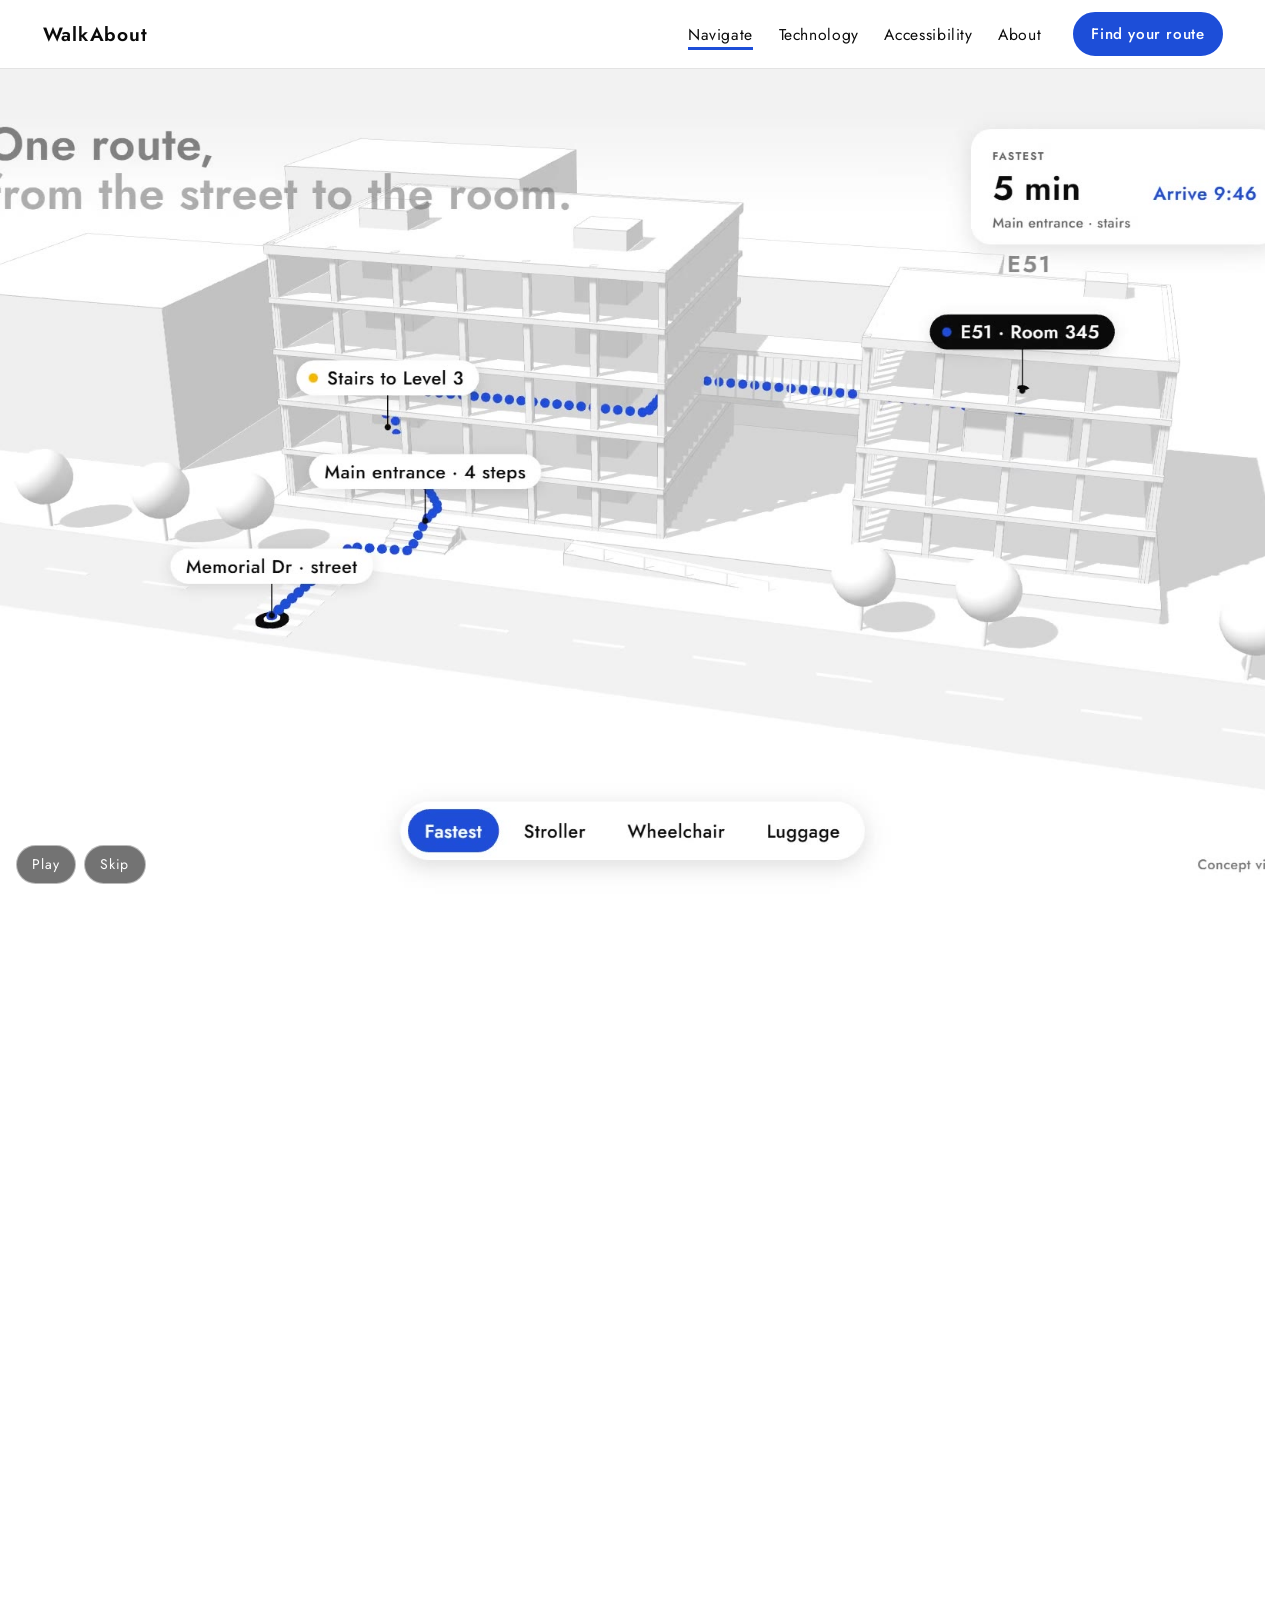
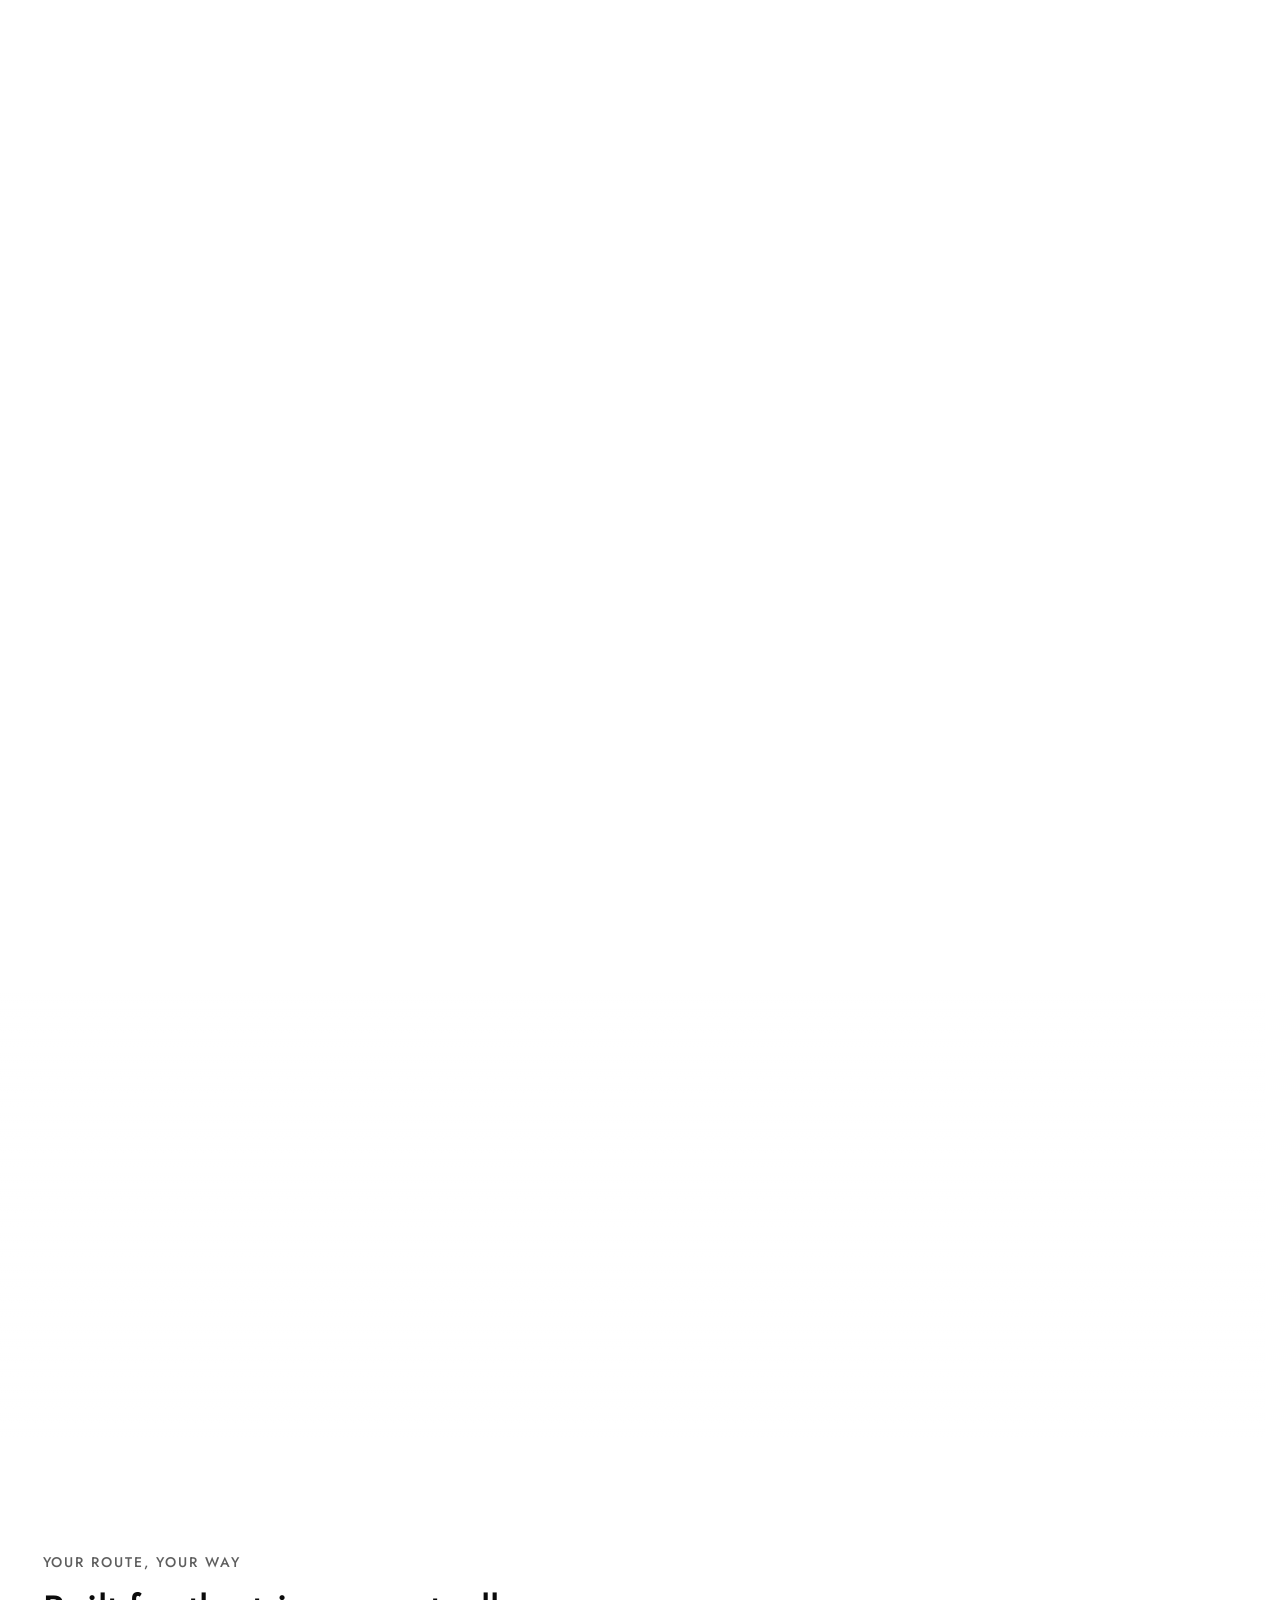
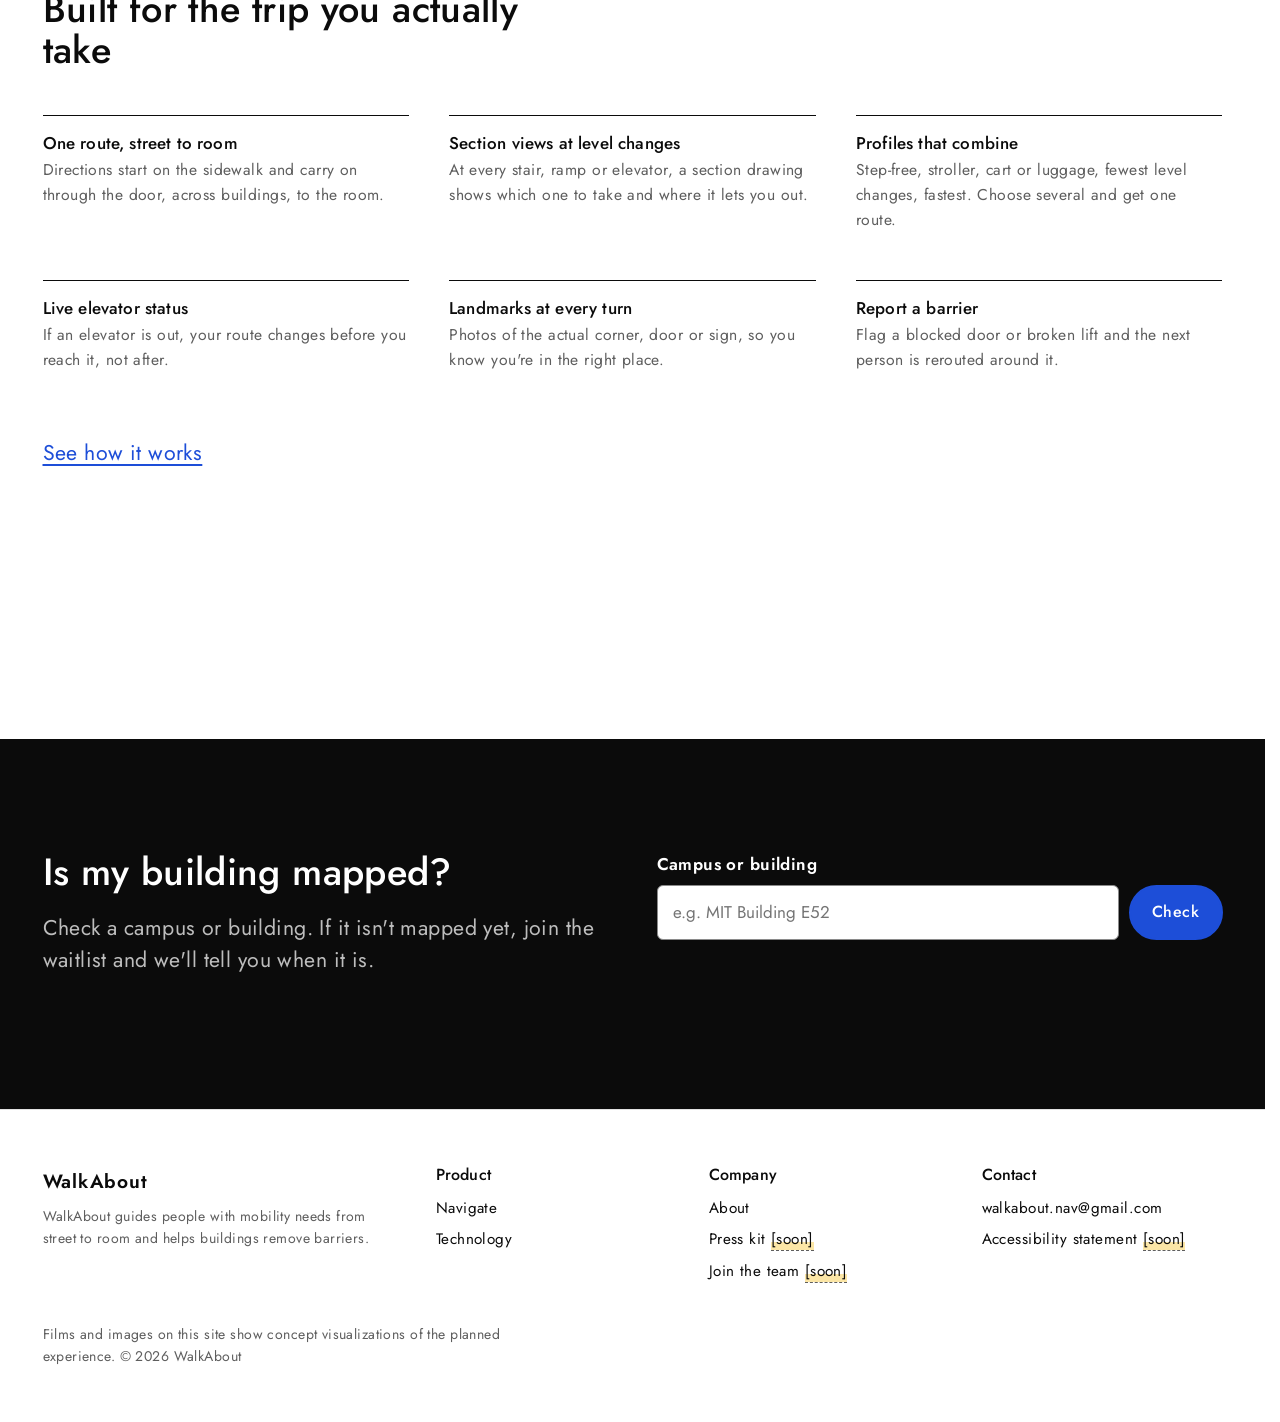
<file: index.html>
<!DOCTYPE html>
<html lang="en">
<head>
  <meta charset="utf-8">
  <meta name="viewport" content="width=device-width, initial-scale=1">
  <title>WalkAbout</title>
  <!-- The old Home page was removed: the site starts on Navigate. -->
  <meta http-equiv="refresh" content="0; url=navigate.html">
  <link rel="canonical" href="navigate.html">
  <script>location.replace("navigate.html" + location.hash);</script>
</head>
<body>
  <p><a href="navigate.html">Continue to WalkAbout</a></p>
</body>
</html>
</file>
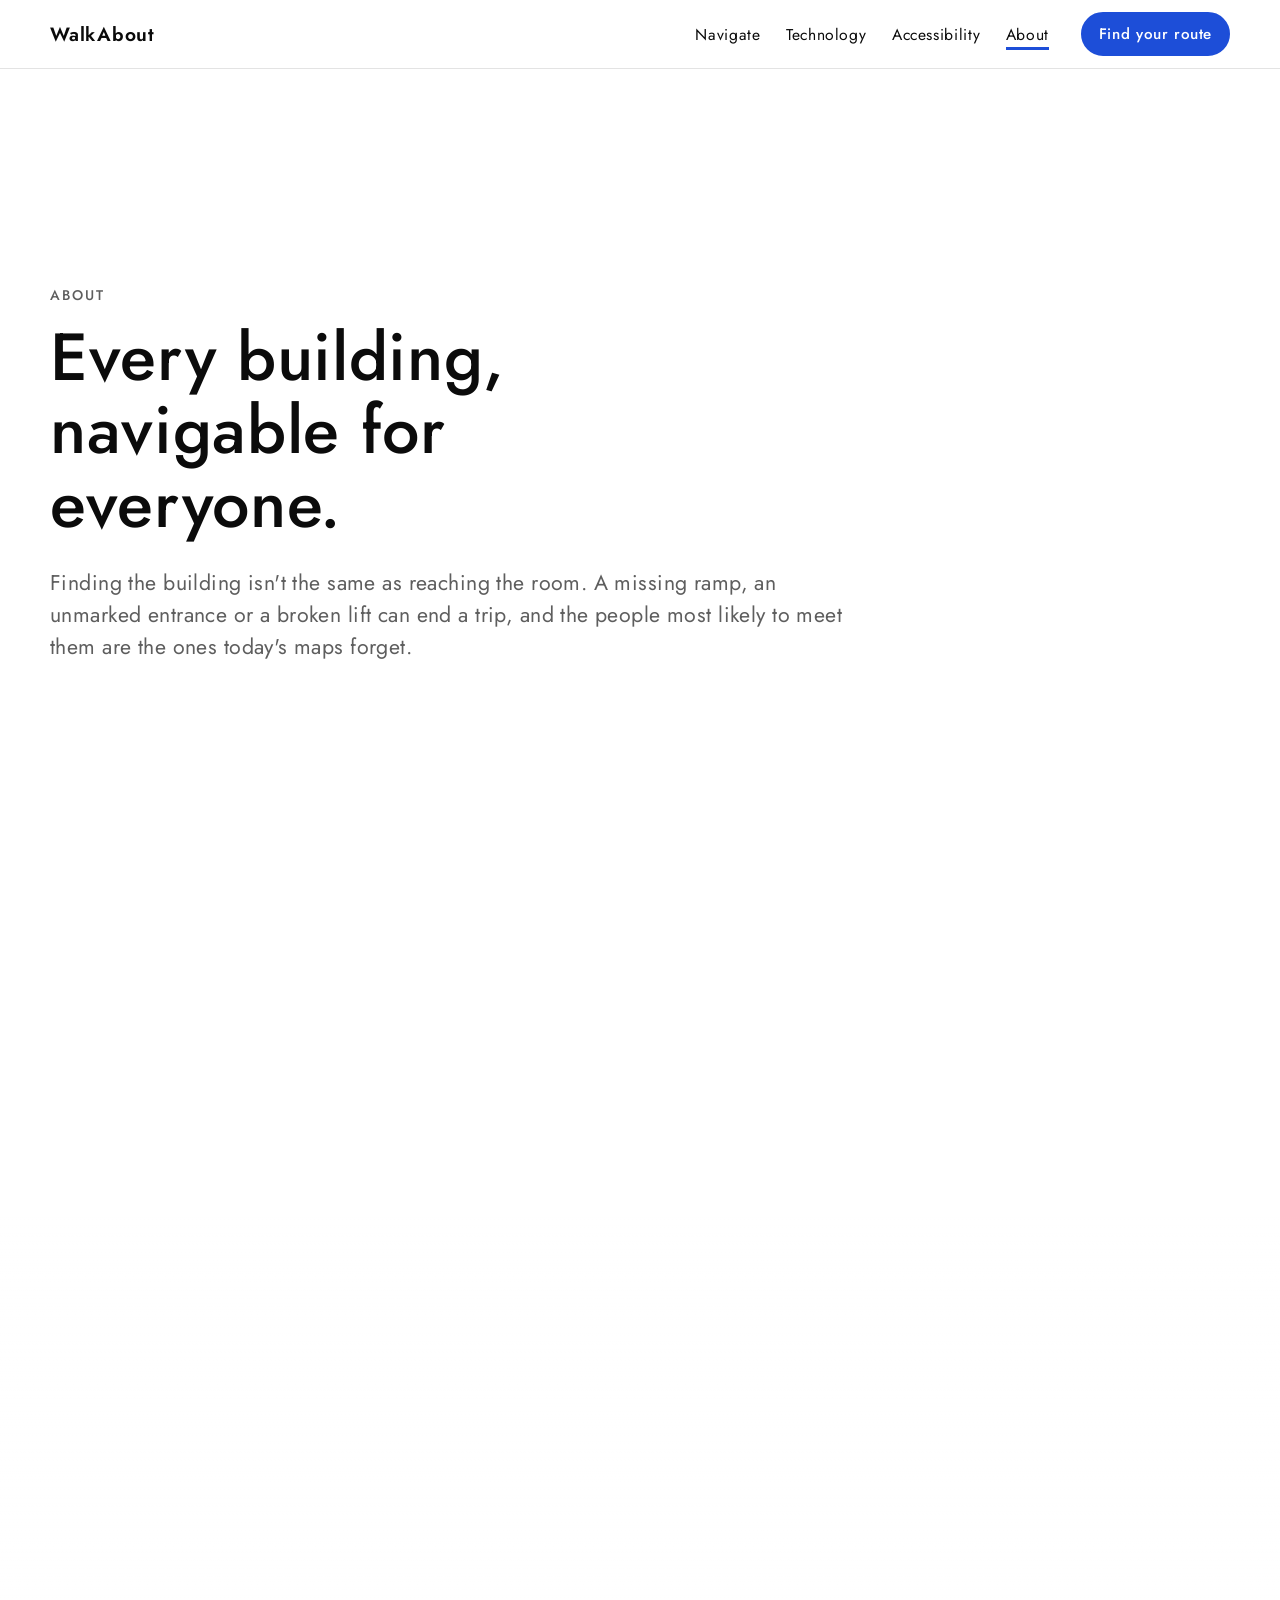
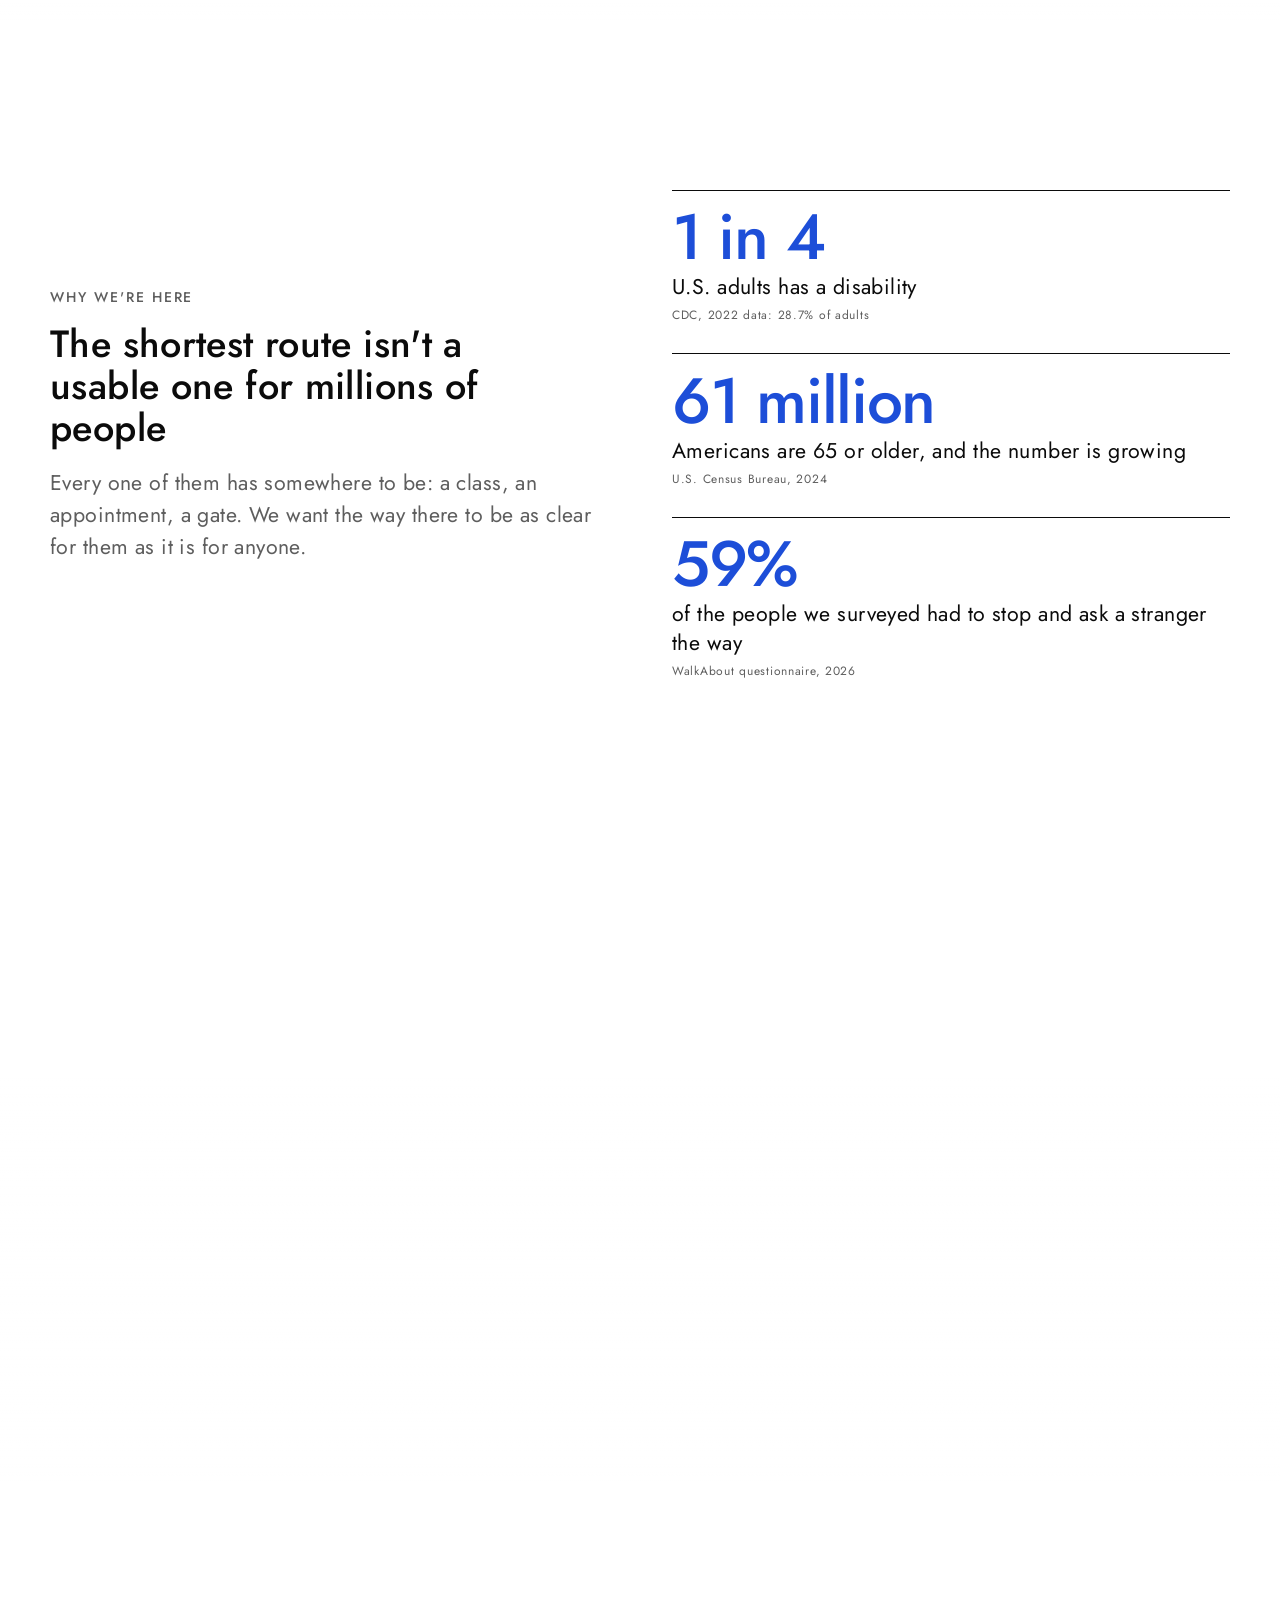
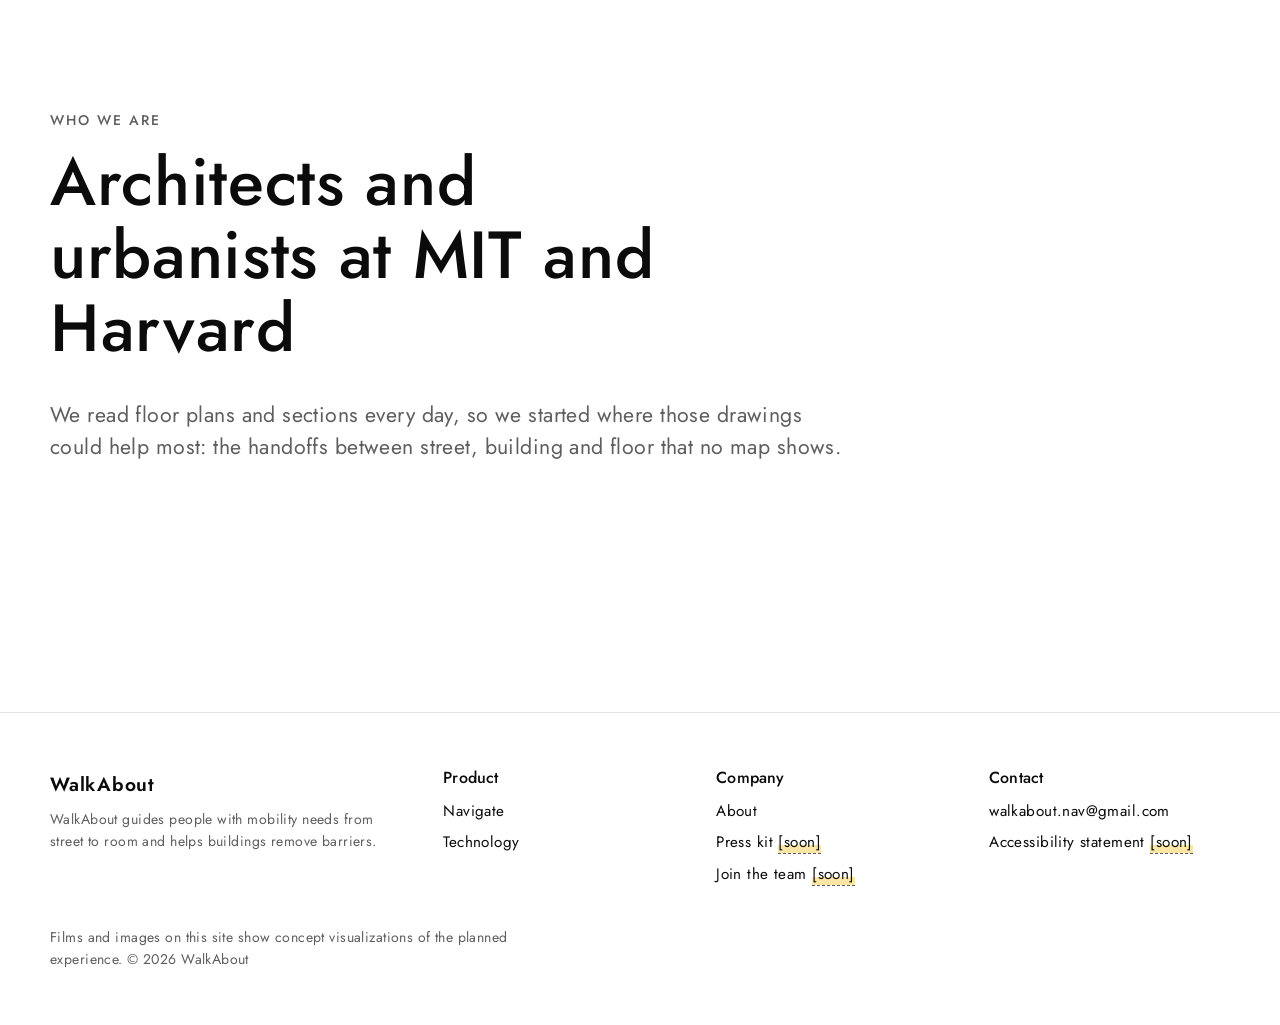
<file: about.html>
<!DOCTYPE html>
<html lang="en">
<head>
  <meta charset="utf-8">
  <meta name="viewport" content="width=device-width, initial-scale=1">
  <title>About | WalkAbout</title>
  <meta name="description" content="Why WalkAbout exists: architects and urbanists at MIT and Harvard making every building navigable for everyone.">
  <link rel="preconnect" href="https://fonts.googleapis.com">
  <link rel="preconnect" href="https://fonts.gstatic.com" crossorigin>
  <!-- Futura PT: add your Adobe Fonts kit here, e.g. <link rel="stylesheet" href="https://use.typekit.net/XXXXXXX.css">. Jost below is the free stand-in. -->
  <link href="https://fonts.googleapis.com/css2?family=Jost:wght@400;500;600&display=swap" rel="stylesheet">
  <link rel="stylesheet" href="assets/css/style.css?v=20261123w">
</head>
<body>
  <a class="skip-link" href="#main">Skip to content</a>

  <!-- ============================== HEADER ============================== -->
  <header class="site-header">
    <div class="wrap">
      <a class="brand" href="navigate.html" aria-label="WalkAbout home">
        WalkAbout
      </a>
      <nav class="nav" id="site-nav" aria-label="Main">
        <ul>
          <li><a href="navigate.html">Navigate</a></li>
          <li><a href="technology.html">Technology</a></li>
          <li><a href="accessibility.html">Accessibility</a></li>
          <li><a href="about.html" aria-current="page">About</a></li>
        </ul>
      </nav>
      <button class="btn btn--small header-cta" data-open-check>Find your route</button>
    </div>
  </header>

  <main id="main">

    <div class="pin-scope">
    <!-- 1. OPENING: holds, then "Why we're here" slides over it (same transition as Accessibility) -->
    <section class="hero pin-hold">
      <div class="wrap">
        <p class="eyebrow">About</p>
        <h1>Every building, navigable for everyone.</h1>
        <p class="lede">Finding the building isn't the same as reaching the room. A missing ramp, an unmarked entrance or a broken lift can end a trip, and the people most likely to meet them are the ones today's maps forget.</p>
      </div>
    </section>

    <!-- 2. WHY WE'RE HERE -->
    <section class="band cover-up cover-up--full pin-hold pin-hold--tall about-why" aria-labelledby="why-h">
      <div class="wrap split">
        <div>
          <p class="eyebrow">Why we're here</p>
          <h2 id="why-h">The shortest route isn't a usable one for millions of people</h2>
          <p class="lede">Every one of them has somewhere to be: a class, an appointment, a gate. We want the way there to be as clear for them as it is for anyone.</p>
        </div>
        <ul class="about-stats">
          <li><b>1 in 4</b><span>U.S. adults has a disability</span><small>CDC, 2022 data: 28.7% of adults</small></li>
          <li><b>61 million</b><span>Americans are 65 or older, and the number is growing</span><small>U.S. Census Bureau, 2024</small></li>
          <li><b>59%</b><span>of the people we surveyed had to stop and ask a stranger the way</span><small>WalkAbout questionnaire, 2026</small></li>
        </ul>
      </div>
    </section>

    <div class="pin-gap" aria-hidden="true"></div>

    <!-- 3. WHO WE ARE -->
    <section class="band band--white cover-up cover-up--full about-who" aria-labelledby="who-h">
      <div class="wrap">
        <div>
          <p class="eyebrow">Who we are</p>
          <h2 id="who-h" class="about-who__title">Architects and urbanists at MIT and Harvard</h2>
          <p class="lede">We read floor plans and sections every day, so we started where those drawings could help most: the handoffs between street, building and floor that no map shows.</p>
        </div>
      </div>
    </section>

    </div><!-- /pin-scope -->
  </main>

  <!-- ============================== FOOTER ============================== -->
  <footer class="site-footer">
    <div class="wrap">
      <div class="footer-grid">
        <div>
          <a class="brand" href="navigate.html">WalkAbout</a>
          <p class="hint">WalkAbout guides people with mobility needs from street to room and helps buildings remove barriers.</p>
        </div>
        <div>
          <h3>Product</h3>
          <ul>
            <li><a href="navigate.html">Navigate</a></li>
            <li><a href="technology.html">Technology</a></li>
          </ul>
        </div>
        <div>
          <h3>Company</h3>
          <ul>
            <li><a href="about.html">About</a></li>
            <li><a href="#">Press kit <span class="ph">[soon]</span></a></li>
            <li><a href="#">Join the team <span class="ph">[soon]</span></a></li>
          </ul>
        </div>
        <div>
          <h3>Contact</h3>
          <ul>
            <li><a href="mailto:walkabout.nav@gmail.com">walkabout.nav@gmail.com</a></li>
            <li><a href="#">Accessibility statement <span class="ph">[soon]</span></a></li>
          </ul>
        </div>
      </div>
      <p class="footer-note">Films and images on this site show concept visualizations of the planned experience. &copy; 2026 WalkAbout</p>
    </div>
  </footer>

  <!-- ===================== "IS MY BUILDING MAPPED?" ===================== -->
  <dialog id="check-dialog" aria-labelledby="check-dialog-h">
    <button class="dialog__close" aria-label="Close">&times;</button>
    <div class="dialog__body">
      <h2 id="check-dialog-h" style="font-size:var(--t-lg)">Is my building mapped?</h2>
      <form class="check-form" novalidate>
        <label for="place-dialog">Campus or building</label>
        <div class="form-row">
          <input id="place-dialog" type="text" name="place" autocomplete="off" placeholder="e.g. MIT Building E52">
          <button class="btn" type="submit">Check</button>
        </div>
      </form>
      <div class="check-result form-msg" role="status"></div>
    </div>
  </dialog>

  <script src="assets/js/main.js?v=20261123w"></script>
</body>
</html>
</file>
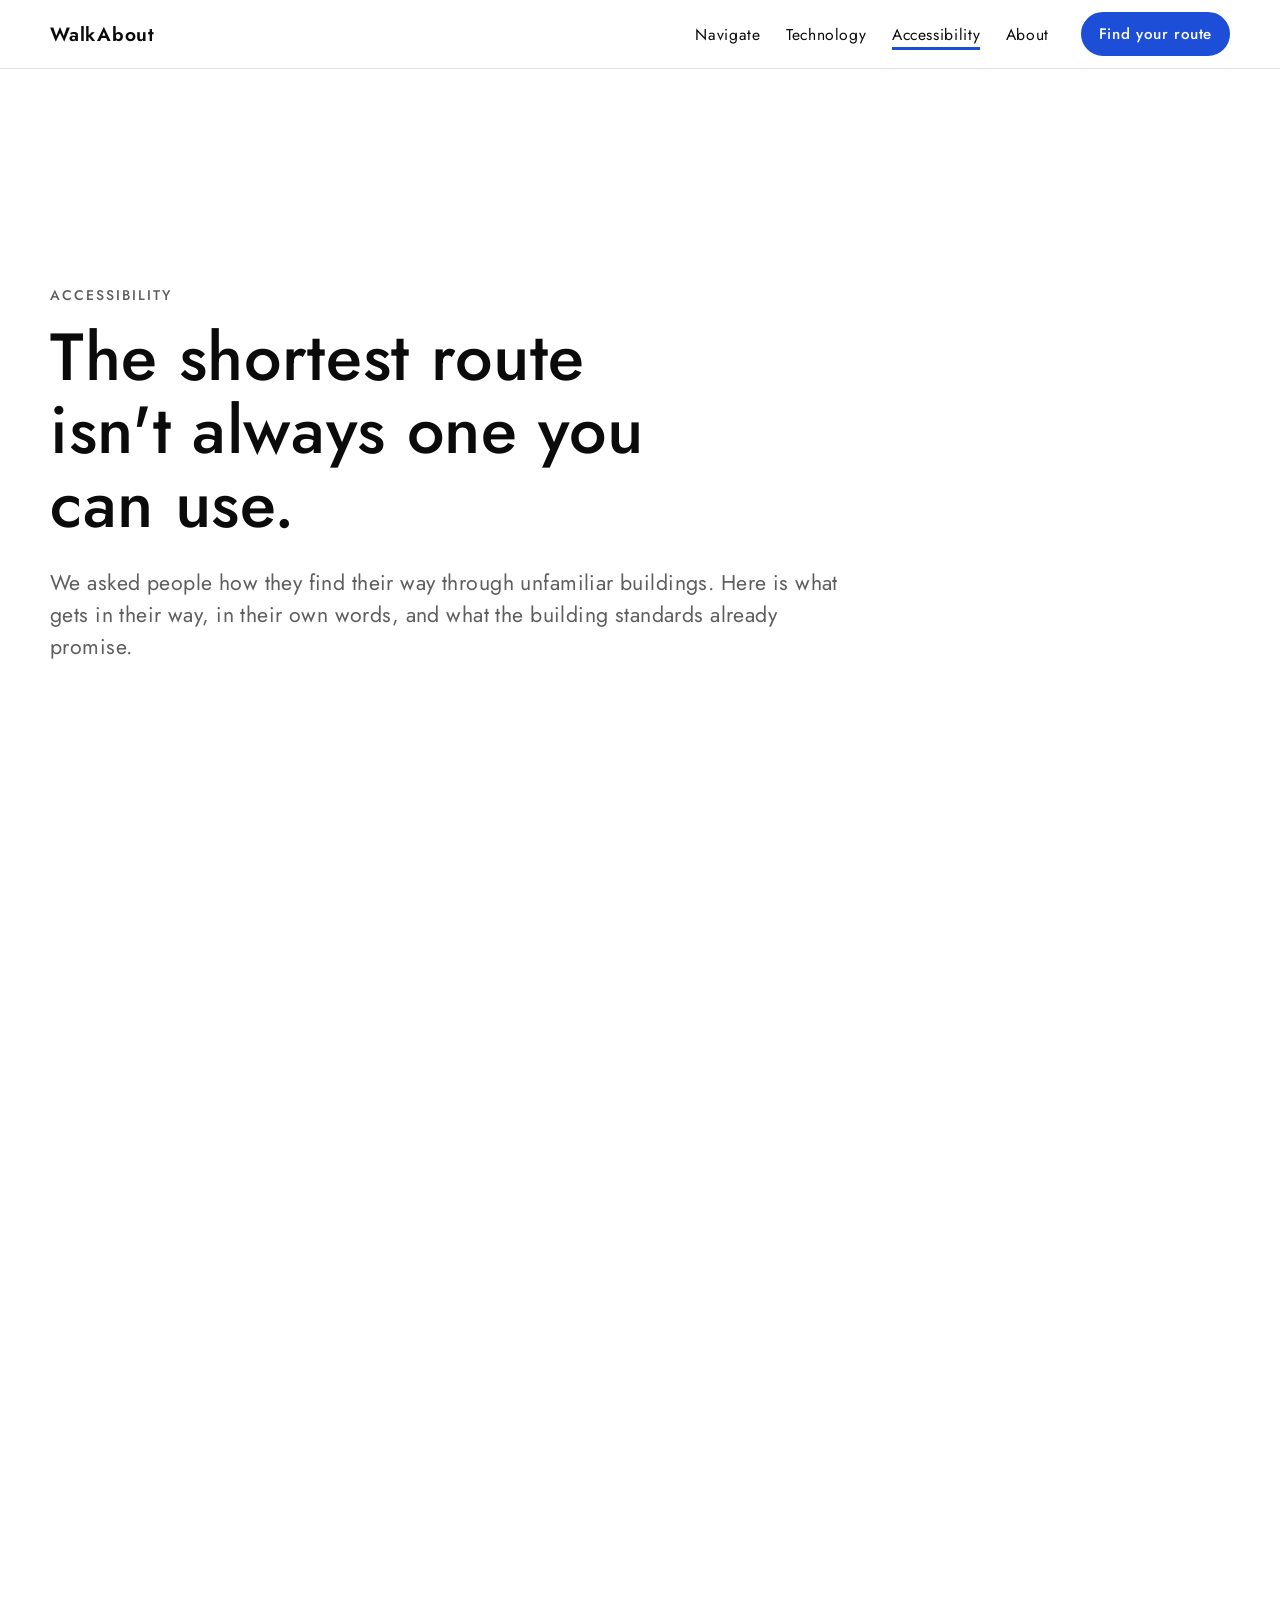
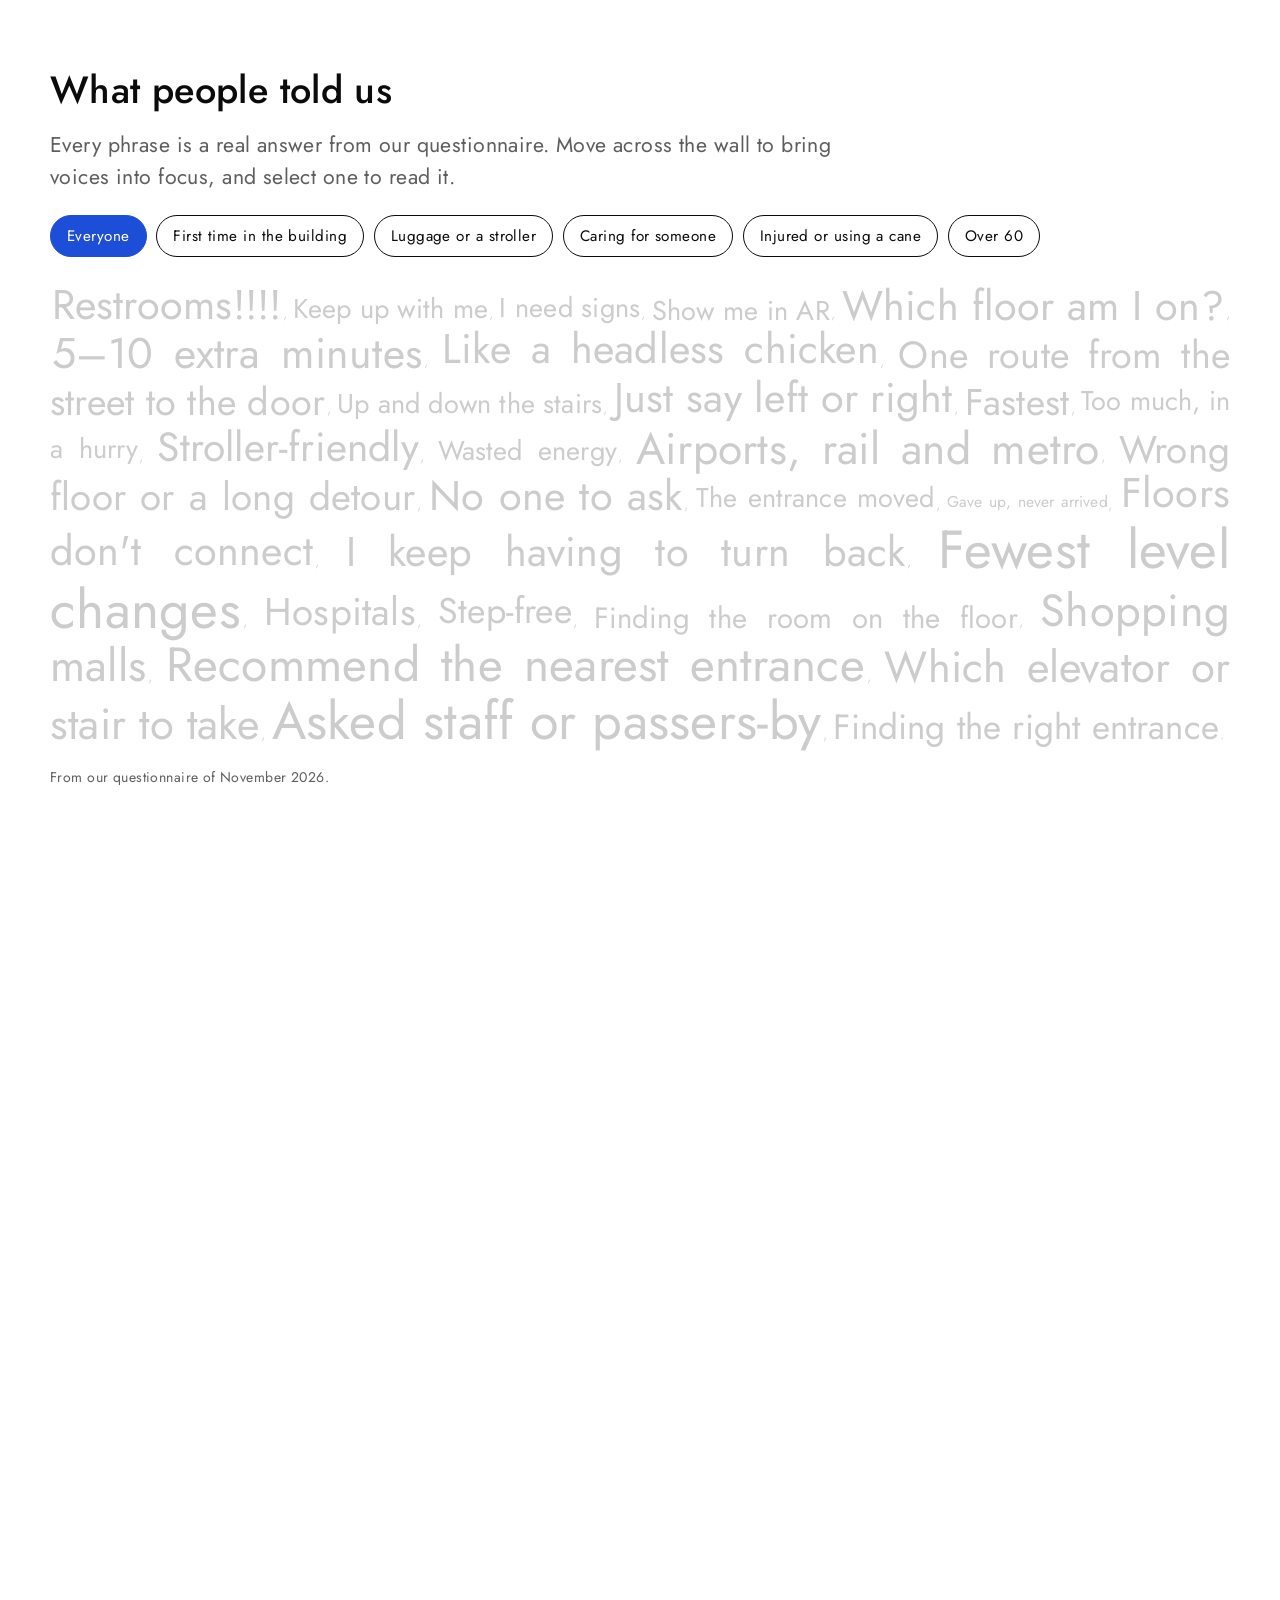
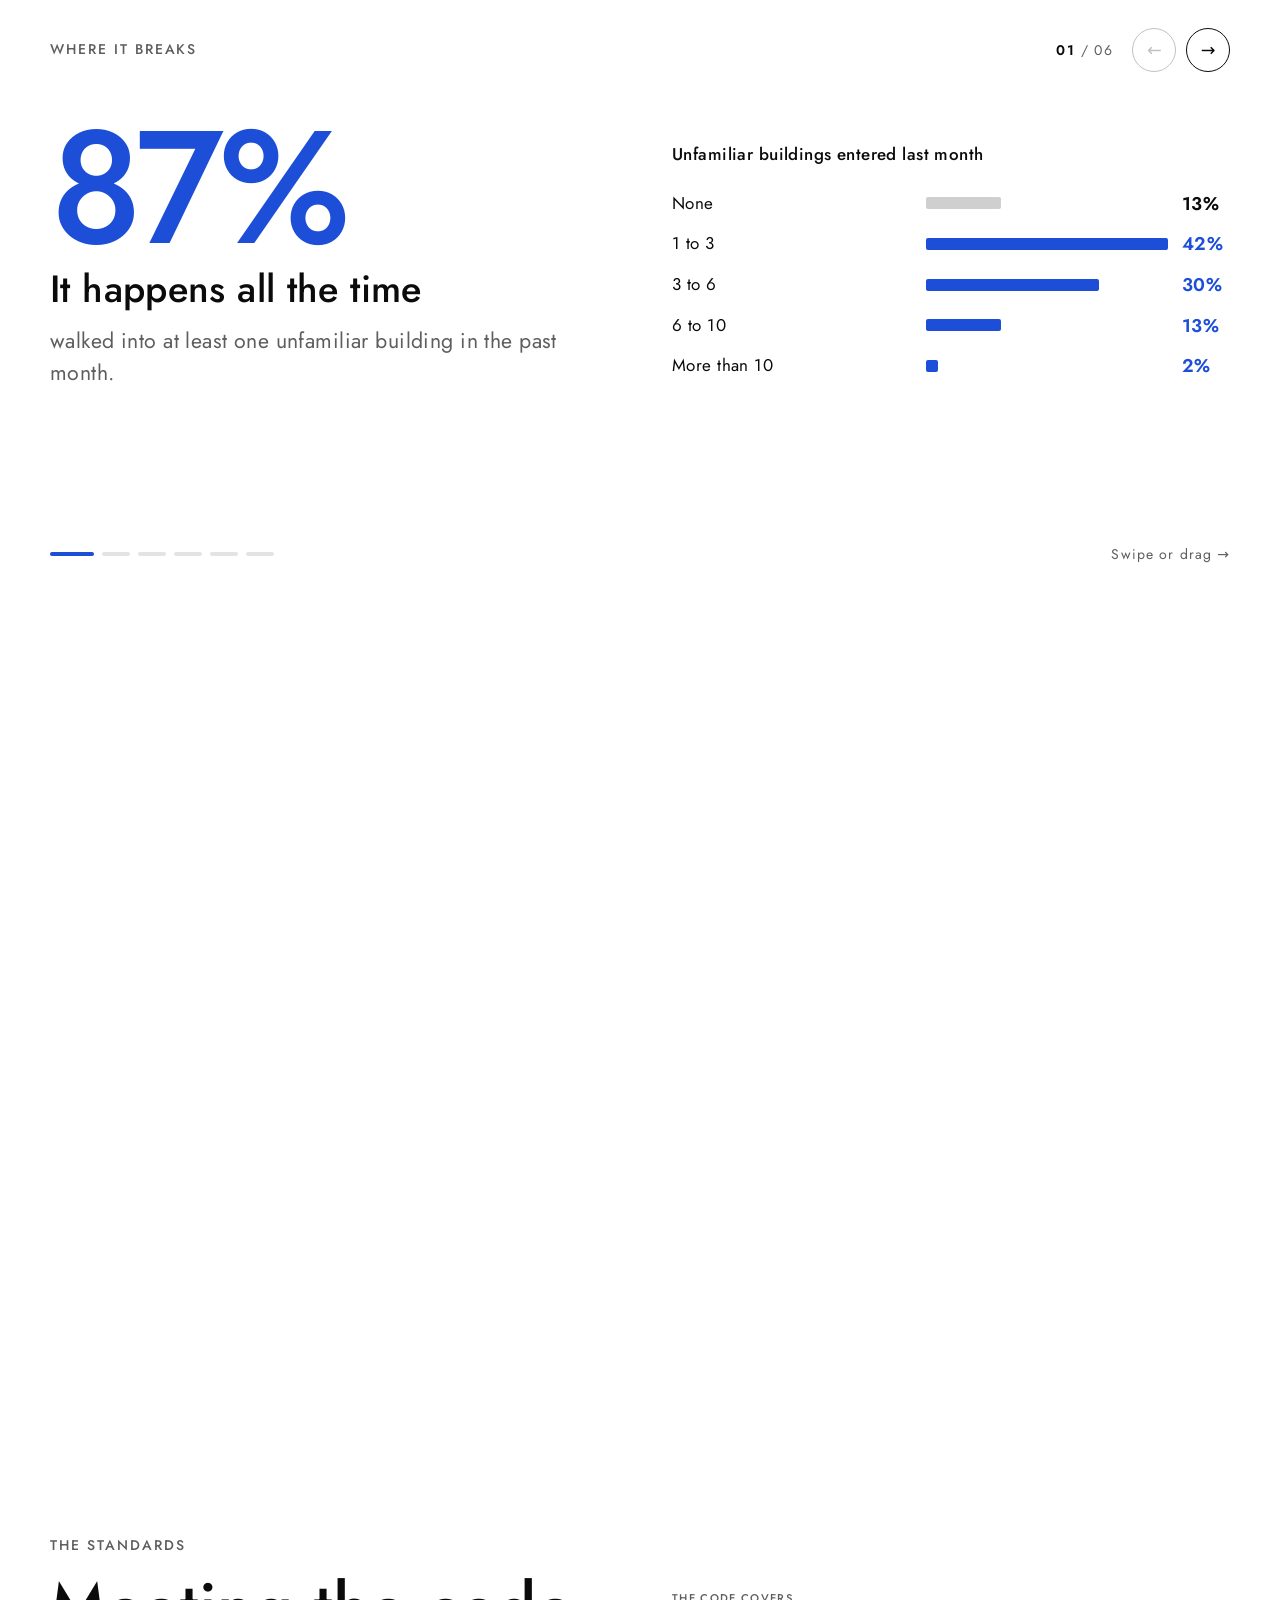
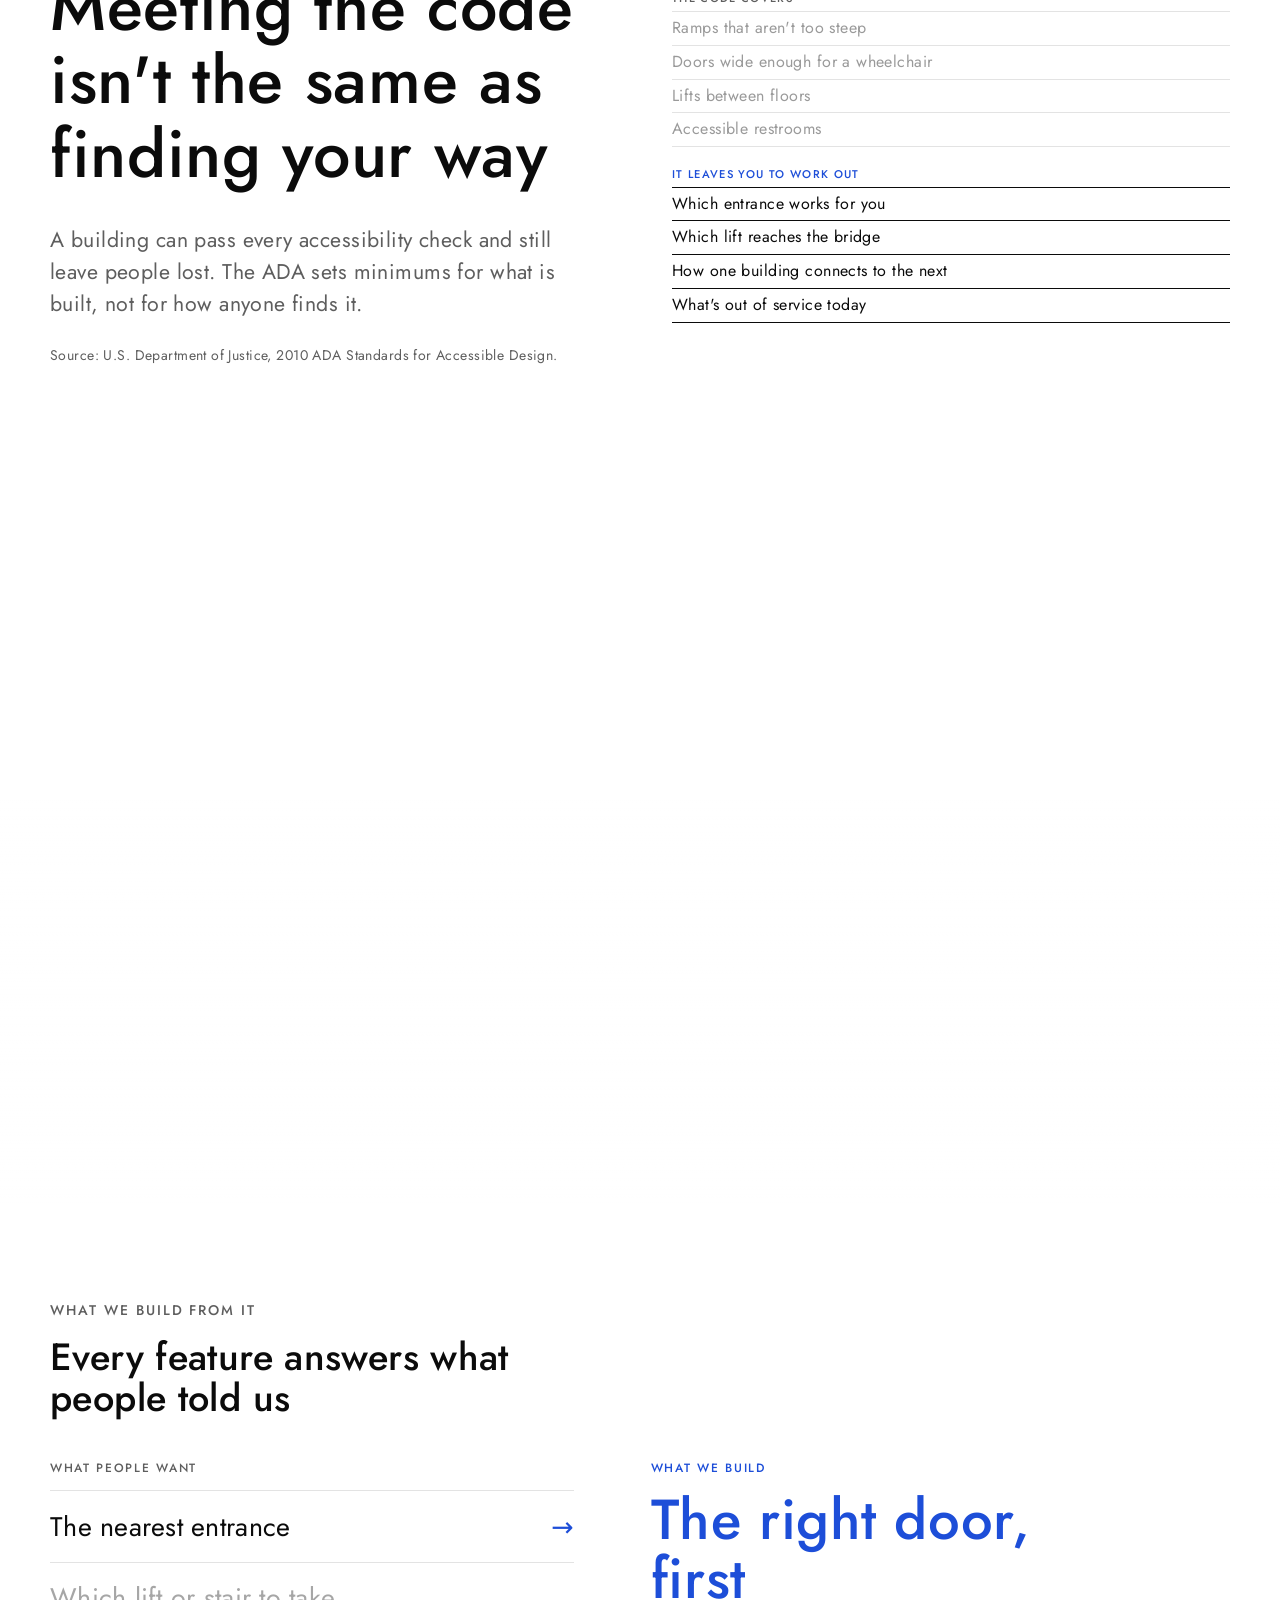
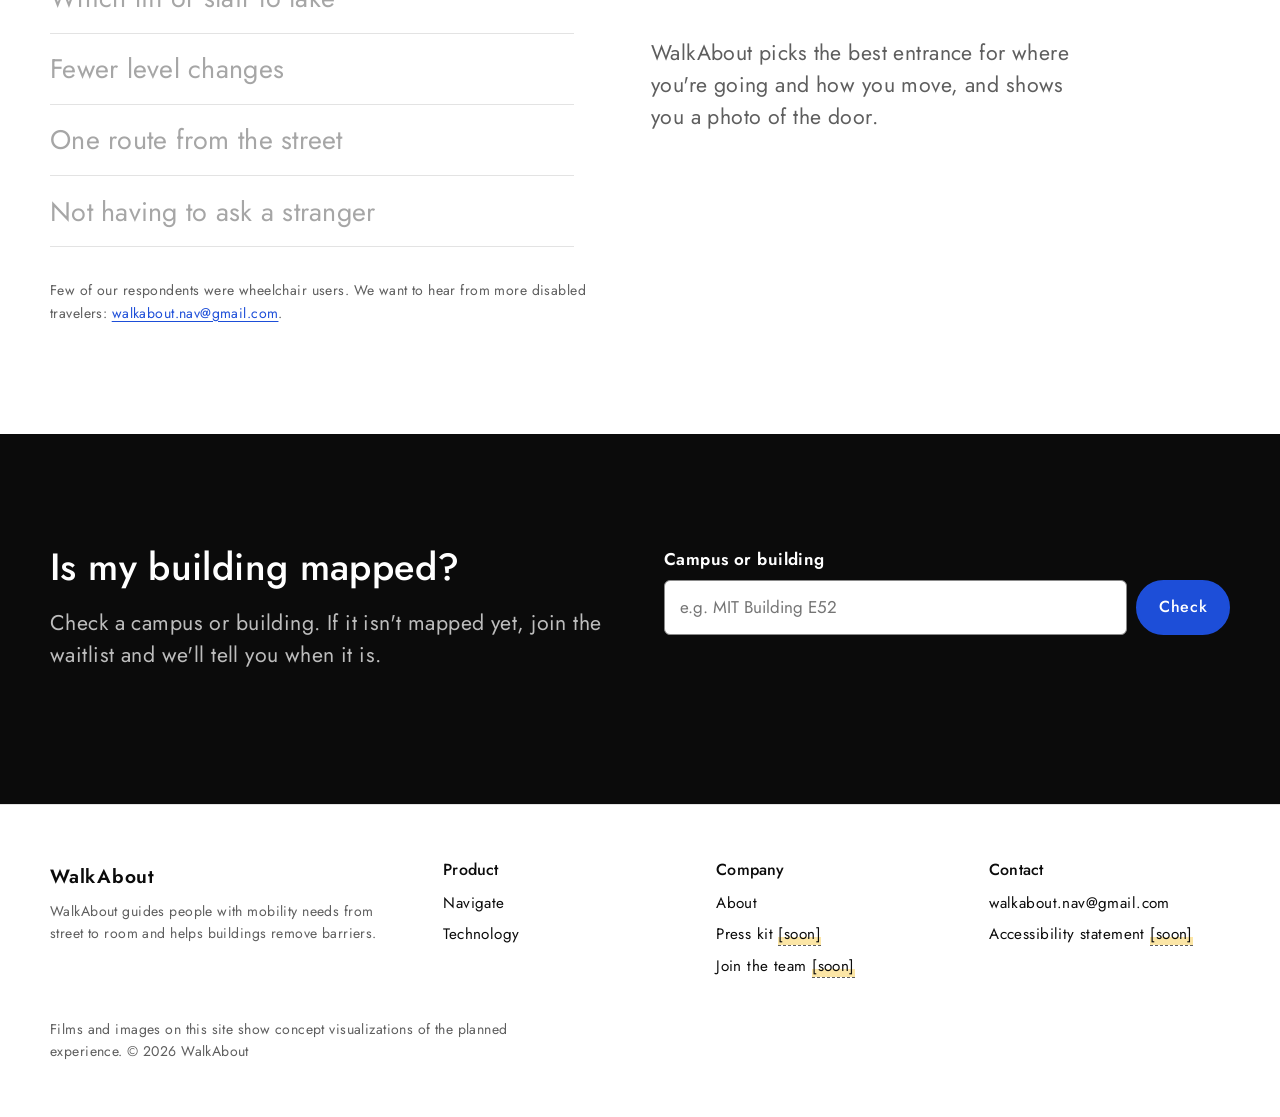
<file: accessibility.html>
<!DOCTYPE html>
<html lang="en">
<head>
  <meta charset="utf-8">
  <meta name="viewport" content="width=device-width, initial-scale=1">
  <title>Accessibility | WalkAbout</title>
  <meta name="description" content="What people told us about getting lost in buildings, and what the ADA building standards already require.">
  <link rel="preconnect" href="https://fonts.googleapis.com">
  <link rel="preconnect" href="https://fonts.gstatic.com" crossorigin>
  <!-- Futura PT: add your Adobe Fonts kit here, e.g. <link rel="stylesheet" href="https://use.typekit.net/XXXXXXX.css">. Jost below is the free stand-in. -->
  <link href="https://fonts.googleapis.com/css2?family=Jost:wght@400;500;600&display=swap" rel="stylesheet">
  <link rel="stylesheet" href="assets/css/style.css?v=20261123w">
</head>
<body>
  <a class="skip-link" href="#main">Skip to content</a>

  <!-- ============================== HEADER ============================== -->
  <header class="site-header">
    <div class="wrap">
      <a class="brand" href="navigate.html" aria-label="WalkAbout home">
        WalkAbout
      </a>
      <nav class="nav" id="site-nav" aria-label="Main">
        <ul>
          <li><a href="navigate.html">Navigate</a></li>
          <li><a href="technology.html">Technology</a></li>
          <li><a href="accessibility.html" aria-current="page">Accessibility</a></li>
          <li><a href="about.html">About</a></li>
        </ul>
      </nav>
      <button class="btn btn--small header-cta" data-open-check>Find your route</button>
    </div>
  </header>

  <main id="main">

    <!-- 1. INTRO: holds in place, then the voices wall slides up over it (like Navigate) -->
    <div class="pin-scope">
    <section class="hero pin-hold">
      <div class="wrap">
        <p class="eyebrow">Accessibility</p>
        <h1>The shortest route isn't always one you can use.</h1>
        <p class="lede">We asked people how they find their way through unfamiliar buildings. Here is what gets in their way, in their own words, and what the building standards already promise.</p>
      </div>
    </section>

    <!-- 2. VOICES: scattered pain points, filtered by who is traveling -->
    <section class="band band--white voices-band cover-up pin-hold pin-hold--tall" aria-labelledby="voices-h">
      <div class="wrap">
        <div class="section-head">
          <h2 id="voices-h">What people told us</h2>
          <p class="lede">Every phrase is a real answer from our questionnaire. Move across the wall to bring voices into focus, and select one to read it.</p>
        </div>

        <div class="personas" role="group" aria-label="Show pain points for">
          <button class="persona" aria-pressed="true" data-persona="all">Everyone</button>
          <button class="persona" aria-pressed="false" data-persona="first">First time in the building</button>
          <button class="persona" aria-pressed="false" data-persona="carry">Luggage or a stroller</button>
          <button class="persona" aria-pressed="false" data-persona="care">Caring for someone</button>
          <button class="persona" aria-pressed="false" data-persona="mobility">Injured or using a cane</button>
          <button class="persona" aria-pressed="false" data-persona="older">Over 60</button>
        </div>
        <p class="voices-count sr-only" aria-live="polite"></p>
      </div>

      <!-- The wall is built by assets/js/voices.js from the survey answers listed there -->
      <div class="wrap">
      <div class="wall" id="wall" role="group" aria-label="Survey answers. Use the arrow keys to move between them.">
        <div class="wall-card" id="wall-card" role="status" hidden></div>
        <span class="wall-burst" id="wall-burst" aria-hidden="true"><i></i><i></i><i></i><i></i><i></i><i></i><i></i><i></i><i></i><i></i></span>
        <noscript><p>Turn on JavaScript to see the survey answers. In short: 63% lost five or more minutes inside, 59% had to ask a stranger, and 40% went to the wrong floor or took a long detour.</p></noscript>
      </div>
      </div>

      <div class="wrap">
        <p class="voices-note">From our questionnaire of November 2026.</p>
      </div>
    </section>
    <!-- Hold: the wall stays still for this much scrolling before the next section arrives -->
    <div class="pin-gap" aria-hidden="true"></div>

    <!-- 3. WHERE IT BREAKS: six findings that slide sideways; slides up over the voices wall.
         Percentages only: never show how many people answered. -->
    <section class="band cover-up cover-up--full findings pin-hold pin-hold--tall" aria-labelledby="findings-h" aria-roledescription="carousel">
      <div class="wrap findings__bar">
        <h2 id="findings-h" class="eyebrow">Where it breaks</h2>
        <div class="findings__nav">
          <p class="findings__count" aria-hidden="true"><span class="findings__now">01</span> / 06</p>
          <button class="findings__arrow" type="button" data-dir="-1" aria-label="Previous finding">&larr;</button>
          <button class="findings__arrow" type="button" data-dir="1" aria-label="Next finding">&rarr;</button>
        </div>
      </div>

      <div class="findings__track" tabindex="0" aria-label="Survey findings. Swipe, drag or use the arrow keys to move between them.">

        <article class="finding" aria-roledescription="slide" aria-label="1 of 6">
          <div class="wrap split split--top">
            <div>
              <p class="big-stat" aria-hidden="true">87%</p>
              <h3>It happens all the time</h3>
              <p class="lede"><span class="sr-only">87% </span>walked into at least one unfamiliar building in the past month.</p>
            </div>
            <figure class="bars">
              <figcaption>Unfamiliar buildings entered last month</figcaption>
              <ul style="--max:42">
                <li style="--v:13"><span>None</span><b>13%</b></li>
                <li class="is-handoff" style="--v:42"><span>1 to 3</span><b>42%</b></li>
                <li class="is-handoff" style="--v:30"><span>3 to 6</span><b>30%</b></li>
                <li class="is-handoff" style="--v:13"><span>6 to 10</span><b>13%</b></li>
                <li class="is-handoff" style="--v:2"><span>More than 10</span><b>2%</b></li>
              </ul>
            </figure>
          </div>
        </article>

        <article class="finding" aria-roledescription="slide" aria-label="2 of 6">
          <div class="wrap split split--top">
            <div>
              <p class="big-stat" aria-hidden="true">60%</p>
              <h3>People get lost in the handoffs</h3>
              <p class="lede"><span class="sr-only">60% </span>said the hardest step was a handoff: the entrance, another building or the right floor.</p>
              <p class="big-stat__sum">35% + 15% + 10%</p>
            </div>
            <figure class="bars">
              <figcaption>The hardest step</figcaption>
              <ul style="--max:35">
                <li class="is-handoff" style="--v:35"><span>Finding the entrance</span><b>35%</b></li>
                <li style="--v:27"><span>Finding the room</span><b>27%</b></li>
                <li class="is-handoff" style="--v:15"><span>Between buildings</span><b>15%</b></li>
                <li class="is-handoff" style="--v:10"><span>Finding the floor</span><b>10%</b></li>
                <li style="--v:7"><span>Finding the building</span><b>7%</b></li>
                <li style="--v:6"><span>Nothing was hard</span><b>6%</b></li>
              </ul>
              <p class="bars__key"><i></i>A handoff between spaces</p>
            </figure>
          </div>
        </article>

        <article class="finding" aria-roledescription="slide" aria-label="3 of 6">
          <div class="wrap split split--top">
            <div>
              <p class="big-stat" aria-hidden="true">5+ min</p>
              <h3>Getting lost costs time</h3>
              <p class="lede"><span class="sr-only">Five minutes or more </span>lost finding the way inside, for 63% of people.</p>
            </div>
            <figure class="bars">
              <figcaption>Extra time spent inside</figcaption>
              <ul style="--max:46">
                <li style="--v:9"><span>None</span><b>9%</b></li>
                <li style="--v:28"><span>Up to 5 minutes</span><b>28%</b></li>
                <li class="is-handoff" style="--v:46"><span>5 to 10 minutes</span><b>46%</b></li>
                <li class="is-handoff" style="--v:14"><span>10 to 20 minutes</span><b>14%</b></li>
                <li class="is-handoff" style="--v:3"><span>Over 20 minutes</span><b>3%</b></li>
              </ul>
            </figure>
          </div>
        </article>

        <article class="finding" aria-roledescription="slide" aria-label="4 of 6">
          <div class="wrap split split--top">
            <div>
              <p class="big-stat" aria-hidden="true">59%</p>
              <h3>So they ask a stranger</h3>
              <p class="lede"><span class="sr-only">59% </span>had to ask staff or a passer-by. Some never arrived at all.</p>
            </div>
            <figure class="bars">
              <figcaption>What happened</figcaption>
              <ul style="--max:59">
                <li class="is-handoff" style="--v:59"><span>Asked someone</span><b>59%</b></li>
                <li class="is-handoff" style="--v:40"><span>Wrong floor or detour</span><b>40%</b></li>
                <li style="--v:25"><span>Phoned for help</span><b>25%</b></li>
                <li style="--v:11"><span>Arrived late</span><b>11%</b></li>
                <li style="--v:8"><span>Gave up</span><b>8%</b></li>
              </ul>
            </figure>
          </div>
        </article>

        <article class="finding" aria-roledescription="slide" aria-label="5 of 6">
          <div class="wrap split split--top">
            <div>
              <p class="big-stat big-stat--words" aria-hidden="true">Malls.<br>Stations.<br>Hospitals.</p>
              <h3>Where it feels hardest</h3>
              <p class="lede"><span class="sr-only">Malls, stations and hospitals. </span>Hospitals, where we start, rank close behind malls and stations.</p>
            </div>
            <figure class="bars">
              <figcaption>Where it feels hard</figcaption>
              <ul style="--max:49">
                <li style="--v:49"><span>Shopping malls</span><b>49%</b></li>
                <li style="--v:48"><span>Stations and airports</span><b>48%</b></li>
                <li style="--v:41"><span>Underground parking</span><b>41%</b></li>
                <li class="is-handoff" style="--v:40"><span>Hospitals</span><b>40%</b></li>
                <li style="--v:33"><span>Offices and hotels</span><b>33%</b></li>
                <li class="is-handoff" style="--v:21"><span>University campuses</span><b>21%</b></li>
              </ul>
              <p class="bars__key"><i></i>Where WalkAbout starts</p>
            </figure>
          </div>
        </article>

        <article class="finding" aria-roledescription="slide" aria-label="6 of 6">
          <div class="wrap split split--top">
            <div>
              <p class="big-stat" aria-hidden="true">83%</p>
              <h3>And they want this</h3>
              <p class="lede"><span class="sr-only">83% </span>would likely use it at their school, hospital or mall.</p>
            </div>
            <figure class="bars">
              <figcaption>How likely they are to use it</figcaption>
              <ul style="--max:54">
                <li class="is-handoff" style="--v:29"><span>Very likely</span><b>29%</b></li>
                <li class="is-handoff" style="--v:54"><span>Likely</span><b>54%</b></li>
                <li style="--v:13"><span>Not sure</span><b>13%</b></li>
                <li style="--v:4"><span>Unlikely</span><b>4%</b></li>
              </ul>
            </figure>
          </div>
        </article>
      </div>

      <div class="wrap findings__foot">
        <div class="findings__dots" role="group" aria-label="Go to a finding">
          <button type="button" aria-label="Finding 1" aria-current="true"></button>
          <button type="button" aria-label="Finding 2"></button>
          <button type="button" aria-label="Finding 3"></button>
          <button type="button" aria-label="Finding 4"></button>
          <button type="button" aria-label="Finding 5"></button>
          <button type="button" aria-label="Finding 6"></button>
        </div>
        <p class="findings__hint" aria-hidden="true">Swipe or drag &rarr;</p>
      </div>
    </section>

    <div class="pin-gap" aria-hidden="true"></div>

    <!-- 4. THE STANDARDS: text only. What the code covers vs. what it leaves to the traveler -->
    <section class="band band--white standards cover-up pin-hold pin-hold--tall" aria-labelledby="ada-h">
      <div class="wrap split standards__split">
        <div>
          <p class="eyebrow">The standards</p>
          <h2 id="ada-h" class="standards__title">Meeting the code isn't the same as finding your way</h2>
          <p class="lede standards__lede">A building can pass every accessibility check and still leave people lost. The ADA sets minimums for what is built, not for how anyone finds it.</p>
          <p class="voices-note">Source: U.S. Department of Justice, 2010 ADA Standards for Accessible Design.</p>
        </div>

        <div class="standards__cols">
          <div>
            <h3 class="standards__h">The code covers</h3>
            <ul class="standards__list">
              <li>Ramps that aren't too steep</li>
              <li>Doors wide enough for a wheelchair</li>
              <li>Lifts between floors</li>
              <li>Accessible restrooms</li>
            </ul>
          </div>
          <div>
            <h3 class="standards__h standards__h--gap">It leaves you to work out</h3>
            <ul class="standards__list standards__list--gap">
              <li>Which entrance works for you</li>
              <li>Which lift reaches the bridge</li>
              <li>How one building connects to the next</li>
              <li>What's out of service today</li>
            </ul>
          </div>
        </div>
      </div>
    </section>

    <div class="pin-gap" aria-hidden="true"></div>

    <!-- 5. WHAT WE BUILD FROM IT: pick a need on the left, the feature that answers it grows on the right.
         Tabs (main.js). Without JS every feature shows under its need. -->
    <section class="band cover-up cover-up--full wants-band" aria-labelledby="build-h">
      <div class="wrap">
        <p class="eyebrow">What we build from it</p>
        <h2 id="build-h">Every feature answers what people told us</h2>

        <div class="wants">
          <div class="wants__needs">
            <p class="wants__label">What people want</p>
            <div class="wants__tabs" role="tablist" aria-orientation="vertical" aria-label="What people want">
              <button class="wants__tab" role="tab" id="want-1" aria-controls="feat-1" aria-selected="true">The nearest entrance</button>
              <button class="wants__tab" role="tab" id="want-2" aria-controls="feat-2" aria-selected="false" tabindex="-1">Which lift or stair to take</button>
              <button class="wants__tab" role="tab" id="want-3" aria-controls="feat-3" aria-selected="false" tabindex="-1">Fewer level changes</button>
              <button class="wants__tab" role="tab" id="want-4" aria-controls="feat-4" aria-selected="false" tabindex="-1">One route from the street</button>
              <button class="wants__tab" role="tab" id="want-5" aria-controls="feat-5" aria-selected="false" tabindex="-1">Not having to ask a stranger</button>
            </div>
          </div>

          <div class="wants__features">
            <p class="wants__label wants__label--blue">What we build</p>
            <div class="wants__panel" role="tabpanel" id="feat-1" aria-labelledby="want-1">
              <h3>The right door, first</h3>
              <p>WalkAbout picks the best entrance for where you're going and how you move, and shows you a photo of the door.</p>
            </div>
            <div class="wants__panel" role="tabpanel" id="feat-2" aria-labelledby="want-2">
              <h3>A section view at every level change</h3>
              <p>At each lift, ramp or stair, a section drawing shows which one to take and which floor to get out on.</p>
            </div>
            <div class="wants__panel" role="tabpanel" id="feat-3" aria-labelledby="want-3">
              <h3>Routes for how you move</h3>
              <p>Step-free, stroller, luggage, fewest level changes, fastest. Choose several and get one route that works for all of them.</p>
            </div>
            <div class="wants__panel" role="tabpanel" id="feat-4" aria-labelledby="want-4">
              <h3>Street to room, in one route</h3>
              <p>Directions start on the sidewalk and carry on through the door and across buildings, all the way to the room.</p>
            </div>
            <div class="wants__panel" role="tabpanel" id="feat-5" aria-labelledby="want-5">
              <h3>Directions you can trust</h3>
              <p>Live elevator status, closures and barrier reports keep your route right, so you don't have to stop and ask.</p>
            </div>
          </div>
        </div>

        <p class="voices-note">Few of our respondents were wheelchair users. We want to hear from more disabled travelers: <a href="mailto:walkabout.nav@gmail.com">walkabout.nav@gmail.com</a>.</p>
      </div>
    </section>

    </div><!-- /pin-scope -->

    <!-- 6. CHECK -->
    <section class="band band--ink" id="check" aria-labelledby="check-h">
      <div class="wrap check">
        <div>
          <h2 id="check-h">Is my building mapped?</h2>
          <p class="lede">Check a campus or building. If it isn't mapped yet, join the waitlist and we'll tell you when it is.</p>
        </div>
        <div>
          <form class="check-form" novalidate>
            <label for="place-inline">Campus or building</label>
            <div class="form-row">
              <input id="place-inline" type="text" name="place" autocomplete="off" placeholder="e.g. MIT Building E52">
              <button class="btn" type="submit">Check</button>
            </div>
          </form>
          <div class="check-result form-msg" role="status"></div>
        </div>
      </div>
    </section>
  </main>

  <!-- ============================== FOOTER ============================== -->
  <footer class="site-footer">
    <div class="wrap">
      <div class="footer-grid">
        <div>
          <a class="brand" href="navigate.html">WalkAbout</a>
          <p class="hint">WalkAbout guides people with mobility needs from street to room and helps buildings remove barriers.</p>
        </div>
        <div>
          <h3>Product</h3>
          <ul>
            <li><a href="navigate.html">Navigate</a></li>
            <li><a href="technology.html">Technology</a></li>
          </ul>
        </div>
        <div>
          <h3>Company</h3>
          <ul>
            <li><a href="about.html">About</a></li>
            <li><a href="#">Press kit <span class="ph">[soon]</span></a></li>
            <li><a href="#">Join the team <span class="ph">[soon]</span></a></li>
          </ul>
        </div>
        <div>
          <h3>Contact</h3>
          <ul>
            <li><a href="mailto:walkabout.nav@gmail.com">walkabout.nav@gmail.com</a></li>
            <li><a href="#">Accessibility statement <span class="ph">[soon]</span></a></li>
          </ul>
        </div>
      </div>
      <p class="footer-note">Films and images on this site show concept visualizations of the planned experience. &copy; 2026 WalkAbout</p>
    </div>
  </footer>

  <!-- ===================== "IS MY BUILDING MAPPED?" ===================== -->
  <dialog id="check-dialog" aria-labelledby="check-dialog-h">
    <button class="dialog__close" aria-label="Close">&times;</button>
    <div class="dialog__body">
      <h2 id="check-dialog-h" style="font-size:var(--t-lg)">Is my building mapped?</h2>
      <form class="check-form" novalidate>
        <label for="place-dialog">Campus or building</label>
        <div class="form-row">
          <input id="place-dialog" type="text" name="place" autocomplete="off" placeholder="e.g. MIT Building E52">
          <button class="btn" type="submit">Check</button>
        </div>
      </form>
      <div class="check-result form-msg" role="status"></div>
    </div>
  </dialog>

  <script src="assets/js/main.js?v=20261123w"></script>
  <script src="assets/js/voices.js?v=20261123w"></script>
</body>
</html>
</file>
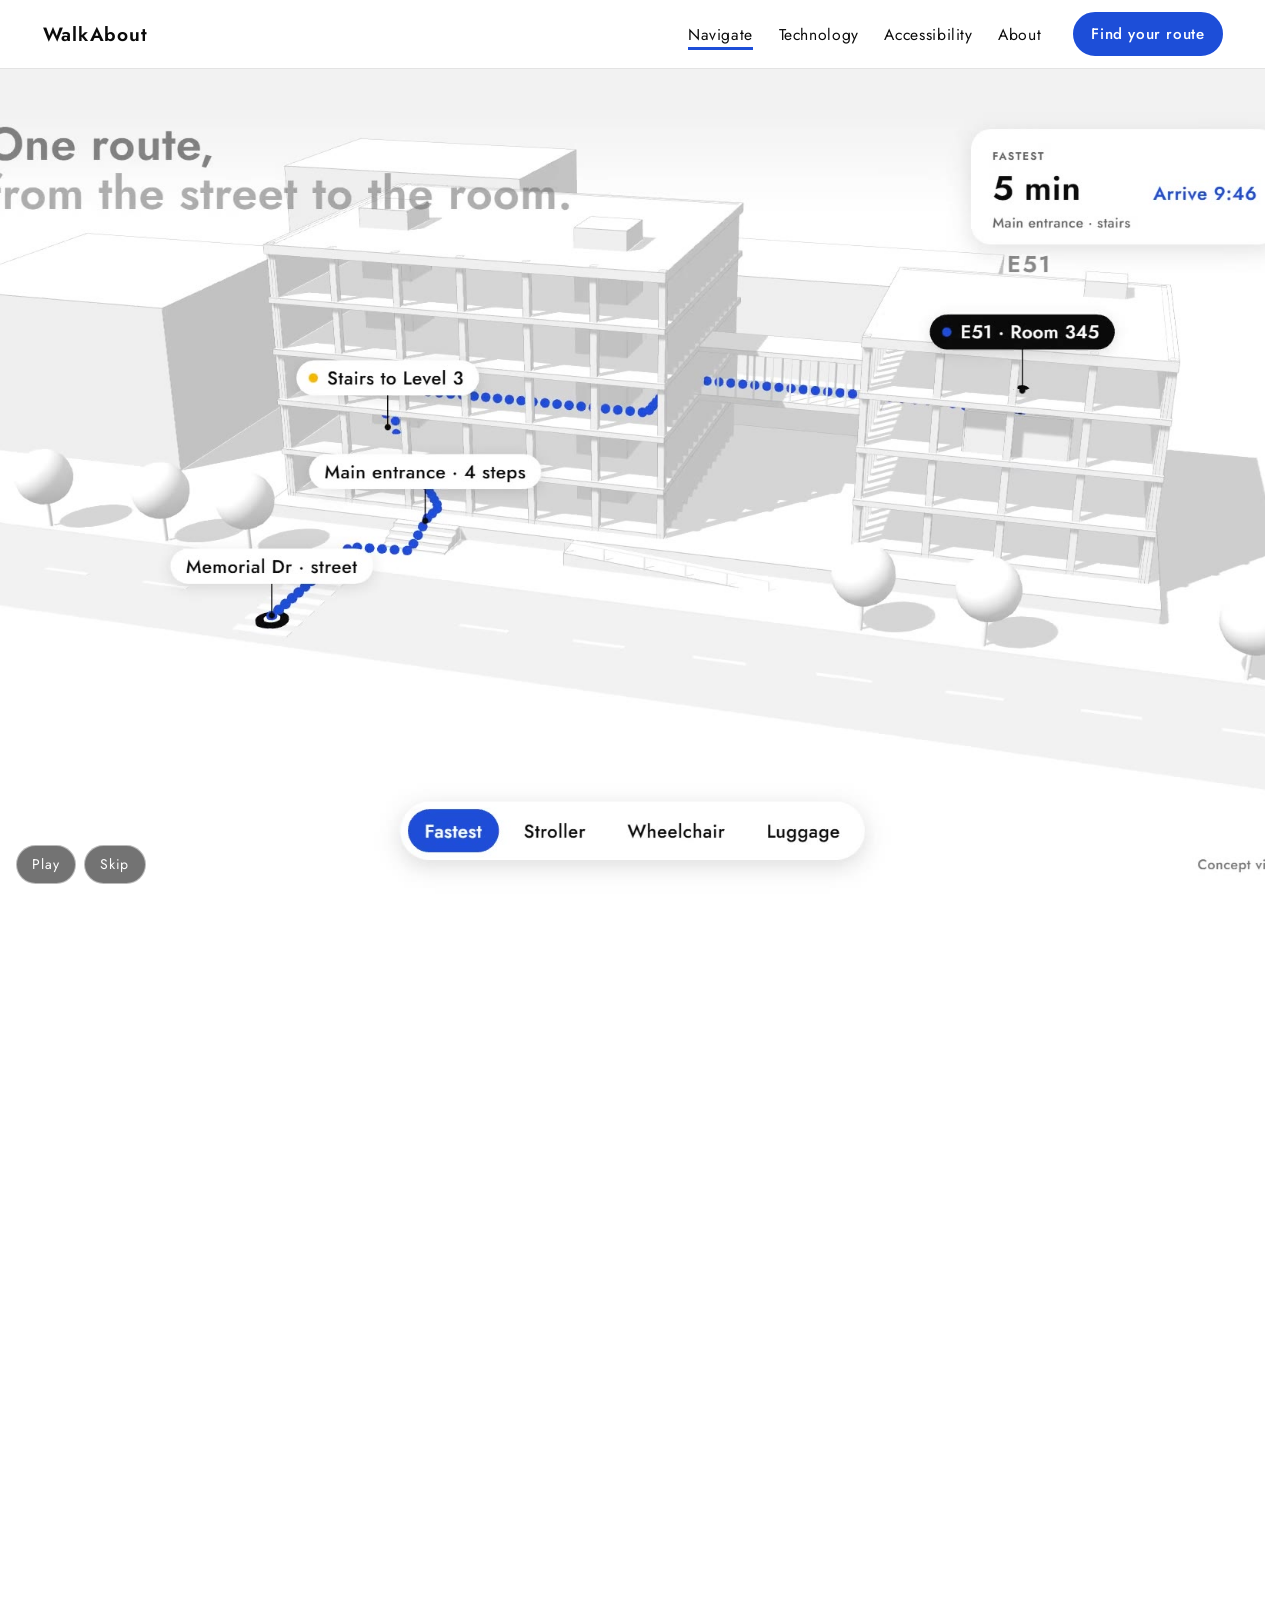
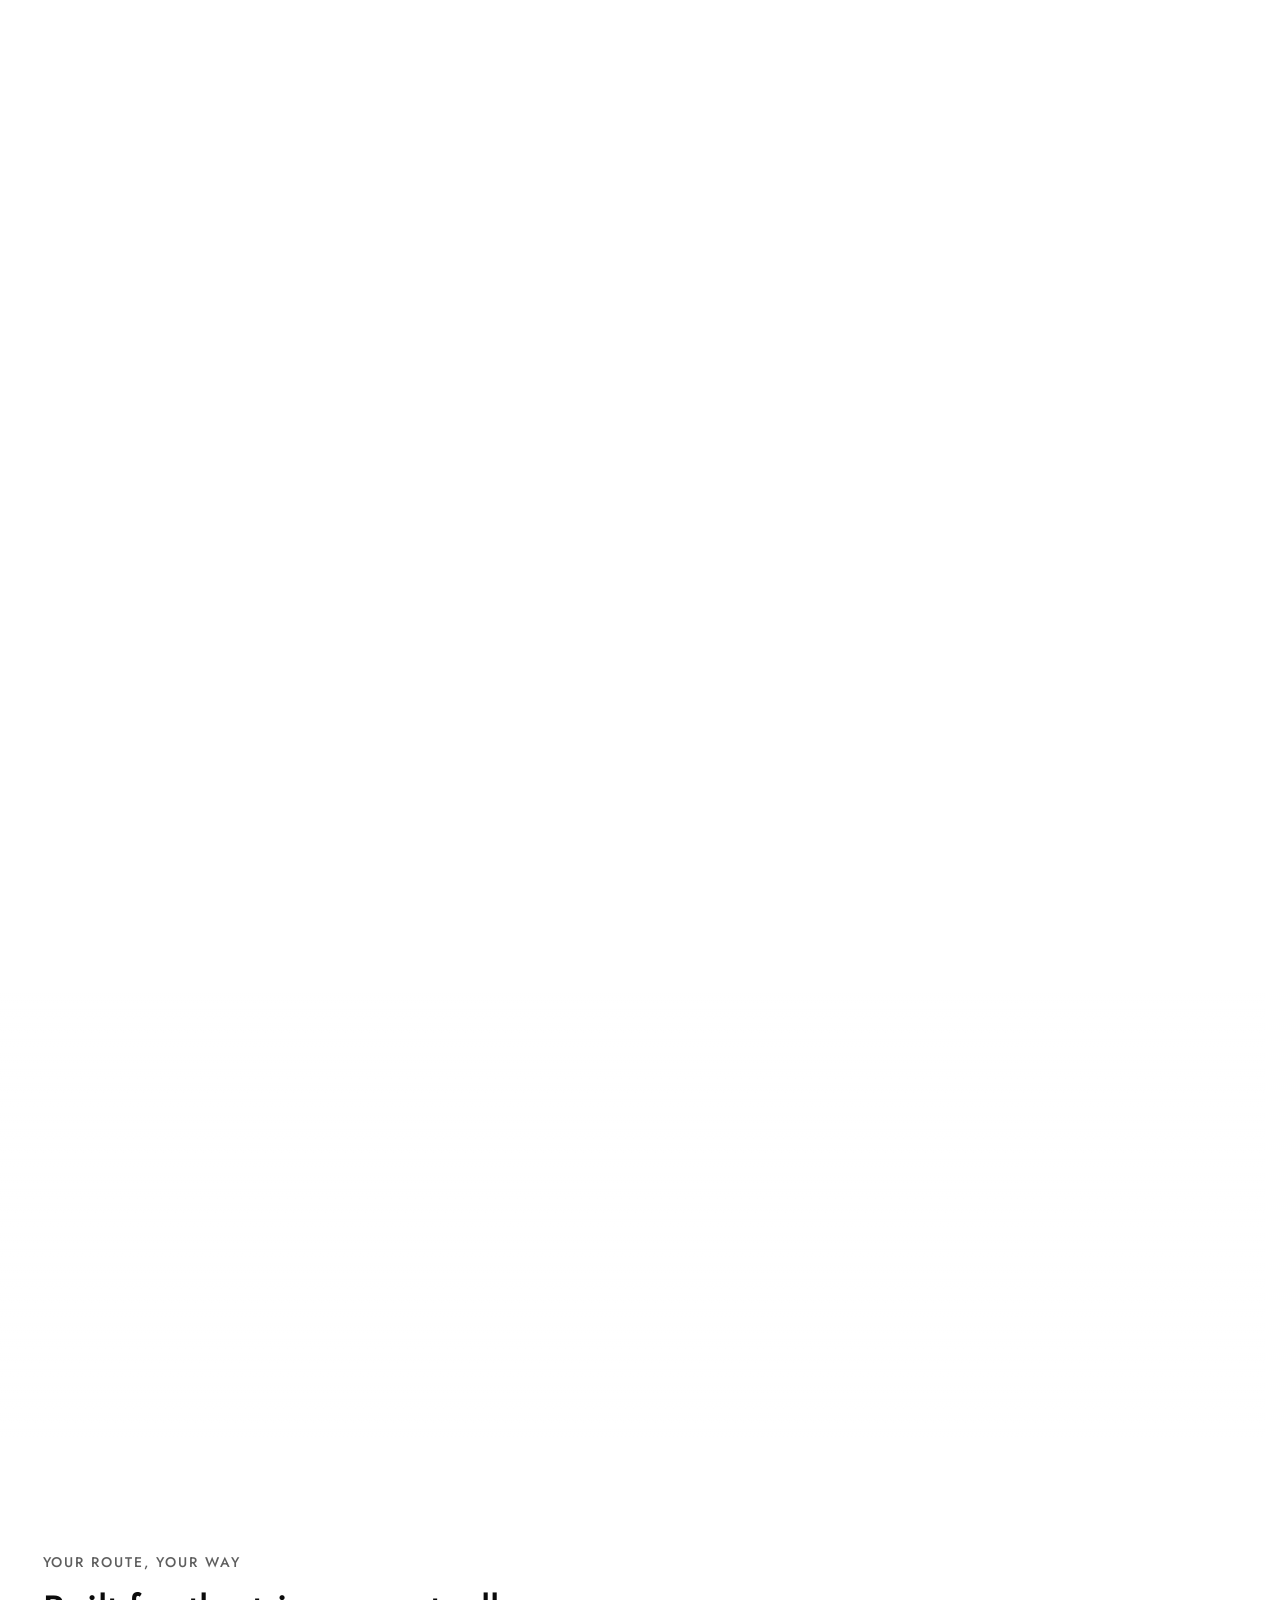
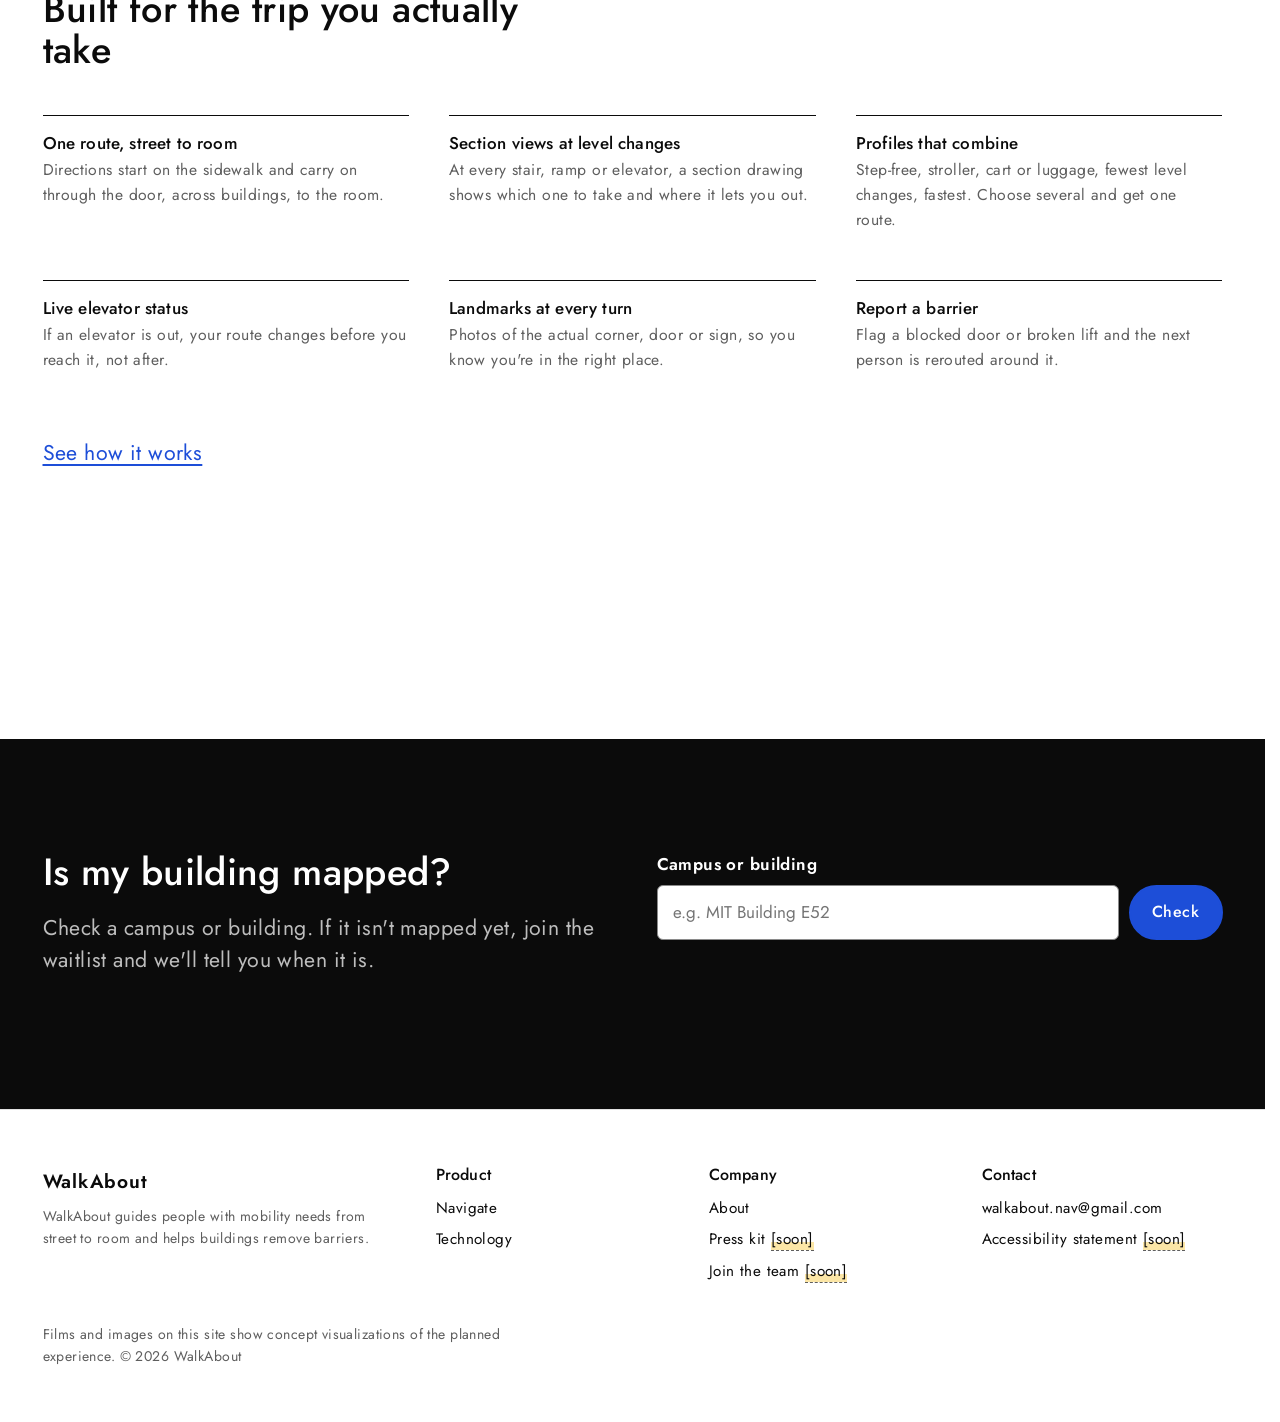
<file: navigate.html>
<!DOCTYPE html>
<html lang="en">
<head>
  <meta charset="utf-8">
  <meta name="viewport" content="width=device-width, initial-scale=1">
  <title>Navigate | WalkAbout</title>
  <meta name="description" content="From street to room, for everybody. WalkAbout guides you across buildings and levels on a route built around how you move.">
  <link rel="preconnect" href="https://fonts.googleapis.com">
  <link rel="preconnect" href="https://fonts.gstatic.com" crossorigin>
  <!-- Futura PT: add your Adobe Fonts kit here, e.g. <link rel="stylesheet" href="https://use.typekit.net/XXXXXXX.css">. Jost below is the free stand-in. -->
  <link href="https://fonts.googleapis.com/css2?family=Jost:wght@400;500;600&display=swap" rel="stylesheet">
  <link rel="stylesheet" href="assets/css/style.css?v=20261123w">
</head>
<body>
  <a class="skip-link" href="#main">Skip to content</a>

  <!-- ============================== HEADER ============================== -->
  <header class="site-header">
    <div class="wrap">
      <a class="brand" href="navigate.html" aria-label="WalkAbout home">
        WalkAbout
      </a>
      <nav class="nav" id="site-nav" aria-label="Main">
        <ul>
          <li><a href="navigate.html" aria-current="page">Navigate</a></li>
          <li><a href="technology.html">Technology</a></li>
          <li><a href="accessibility.html">Accessibility</a></li>
          <li><a href="about.html">About</a></li>
        </ul>
      </nav>
      <button class="btn btn--small header-cta" data-open-check>Find your route</button>
    </div>
  </header>

  <main id="main">

    <!-- 1. DEMO FIRST, then the caption scrolls up over it -->
    <section class="demo-stage" aria-label="WalkAbout app demo">
      <div class="demo-stage__sticky">
        <!-- The demo fills the screen and plays once (no sound). Phones get the 720p file.
             The concept-visualization mark is in the film itself. -->
        <figure class="demo-stage__media">
          <video id="demo-video" autoplay muted playsinline preload="auto" poster="assets/media/walkabout-demo.jpg"
                 aria-label="Concept demo, 18 seconds, no sound. Planning a route to E51 Room 345; a 3D view of one route from the street, through the entrance and over the third-floor bridge; the route changing for a stroller; then AR guidance with a section view at the level change. Ends on: WalkAbout, from street to room, for everybody.">
            <source src="assets/media/walkabout-demo-720p.mp4" type="video/mp4" media="(max-width: 900px)">
            <source src="assets/media/walkabout-demo.mp4" type="video/mp4">
          </video>
        </figure>
        <div class="demo-controls">
          <button class="demo-toggle" type="button" id="demo-toggle">Pause</button>
          <button class="demo-toggle demo-skip" type="button" id="demo-skip">Skip</button>
        </div>
        <div class="demo-stage__caption">
          <!-- Caption to be updated later -->
          <h1>From Street to Room, <span class="accent">for everybody</span></h1>
        </div>
        <span class="scroll-cue" aria-hidden="true">Scroll</span>
      </div>
    </section>

    <!-- 2. WHAT YOU GET -->
    <section class="band cover-up" id="features" aria-labelledby="feat-h">
      <div class="wrap">
        <div class="section-head">
          <p class="eyebrow">Your route, your way</p>
          <h2 id="feat-h">Built for the trip you actually take</h2>
        </div>
        <div class="features">
          <div class="feature">
            <h3>One route, street to room</h3>
            <p>Directions start on the sidewalk and carry on through the door, across buildings, to the room.</p>
          </div>
          <div class="feature">
            <h3>Section views at level changes</h3>
            <p>At every stair, ramp or elevator, a section drawing shows which one to take and where it lets you out.</p>
          </div>
          <div class="feature">
            <h3>Profiles that combine</h3>
            <p>Step-free, stroller, cart or luggage, fewest level changes, fastest. Choose several and get one route.</p>
          </div>
          <div class="feature">
            <h3>Live elevator status</h3>
            <p>If an elevator is out, your route changes before you reach it, not after.</p>
          </div>
          <div class="feature">
            <h3>Landmarks at every turn</h3>
            <p>Photos of the actual corner, door or sign, so you know you're in the right place.</p>
          </div>
          <div class="feature">
            <h3>Report a barrier</h3>
            <p>Flag a blocked door or broken lift and the next person is rerouted around it.</p>
          </div>
        </div>
        <p class="more-link"><a href="technology.html#how-it-works">See how it works</a></p>
      </div>
    </section>

    <!-- 3. IS MY BUILDING MAPPED? -->
    <section class="band band--ink" id="check" aria-labelledby="check-h">
      <div class="wrap check">
        <div>
          <h2 id="check-h">Is my building mapped?</h2>
          <p class="lede">Check a campus or building. If it isn't mapped yet, join the waitlist and we'll tell you when it is.</p>
        </div>
        <div>
          <form class="check-form" novalidate>
            <label for="place-inline">Campus or building</label>
            <div class="form-row">
              <input id="place-inline" type="text" name="place" autocomplete="off" placeholder="e.g. MIT Building E52">
              <button class="btn" type="submit">Check</button>
            </div>
          </form>
          <div class="check-result form-msg" role="status"></div>
        </div>
      </div>
    </section>
  </main>

  <!-- ============================== FOOTER ============================== -->
  <footer class="site-footer">
    <div class="wrap">
      <div class="footer-grid">
        <div>
          <a class="brand" href="navigate.html">WalkAbout</a>
          <p class="hint">WalkAbout guides people with mobility needs from street to room and helps buildings remove barriers.</p>
        </div>
        <div>
          <h3>Product</h3>
          <ul>
            <li><a href="navigate.html">Navigate</a></li>
            <li><a href="technology.html">Technology</a></li>
          </ul>
        </div>
        <div>
          <h3>Company</h3>
          <ul>
            <li><a href="about.html">About</a></li>
            <li><a href="#">Press kit <span class="ph">[soon]</span></a></li>
            <li><a href="#">Join the team <span class="ph">[soon]</span></a></li>
          </ul>
        </div>
        <div>
          <h3>Contact</h3>
          <ul>
            <li><a href="mailto:walkabout.nav@gmail.com">walkabout.nav@gmail.com</a></li>
            <li><a href="#">Accessibility statement <span class="ph">[soon]</span></a></li>
          </ul>
        </div>
      </div>
      <p class="footer-note">Films and images on this site show concept visualizations of the planned experience. &copy; 2026 WalkAbout</p>
    </div>
  </footer>

  <!-- ===================== "IS MY BUILDING MAPPED?" ===================== -->
  <dialog id="check-dialog" aria-labelledby="check-dialog-h">
    <button class="dialog__close" aria-label="Close">&times;</button>
    <div class="dialog__body">
      <h2 id="check-dialog-h" style="font-size:var(--t-lg)">Is my building mapped?</h2>
      <form class="check-form" novalidate>
        <label for="place-dialog">Campus or building</label>
        <div class="form-row">
          <input id="place-dialog" type="text" name="place" autocomplete="off" placeholder="e.g. MIT Building E52">
          <button class="btn" type="submit">Check</button>
        </div>
      </form>
      <div class="check-result form-msg" role="status"></div>
    </div>
  </dialog>

  <script src="assets/js/main.js?v=20261123w"></script>
</body>
</html>
</file>
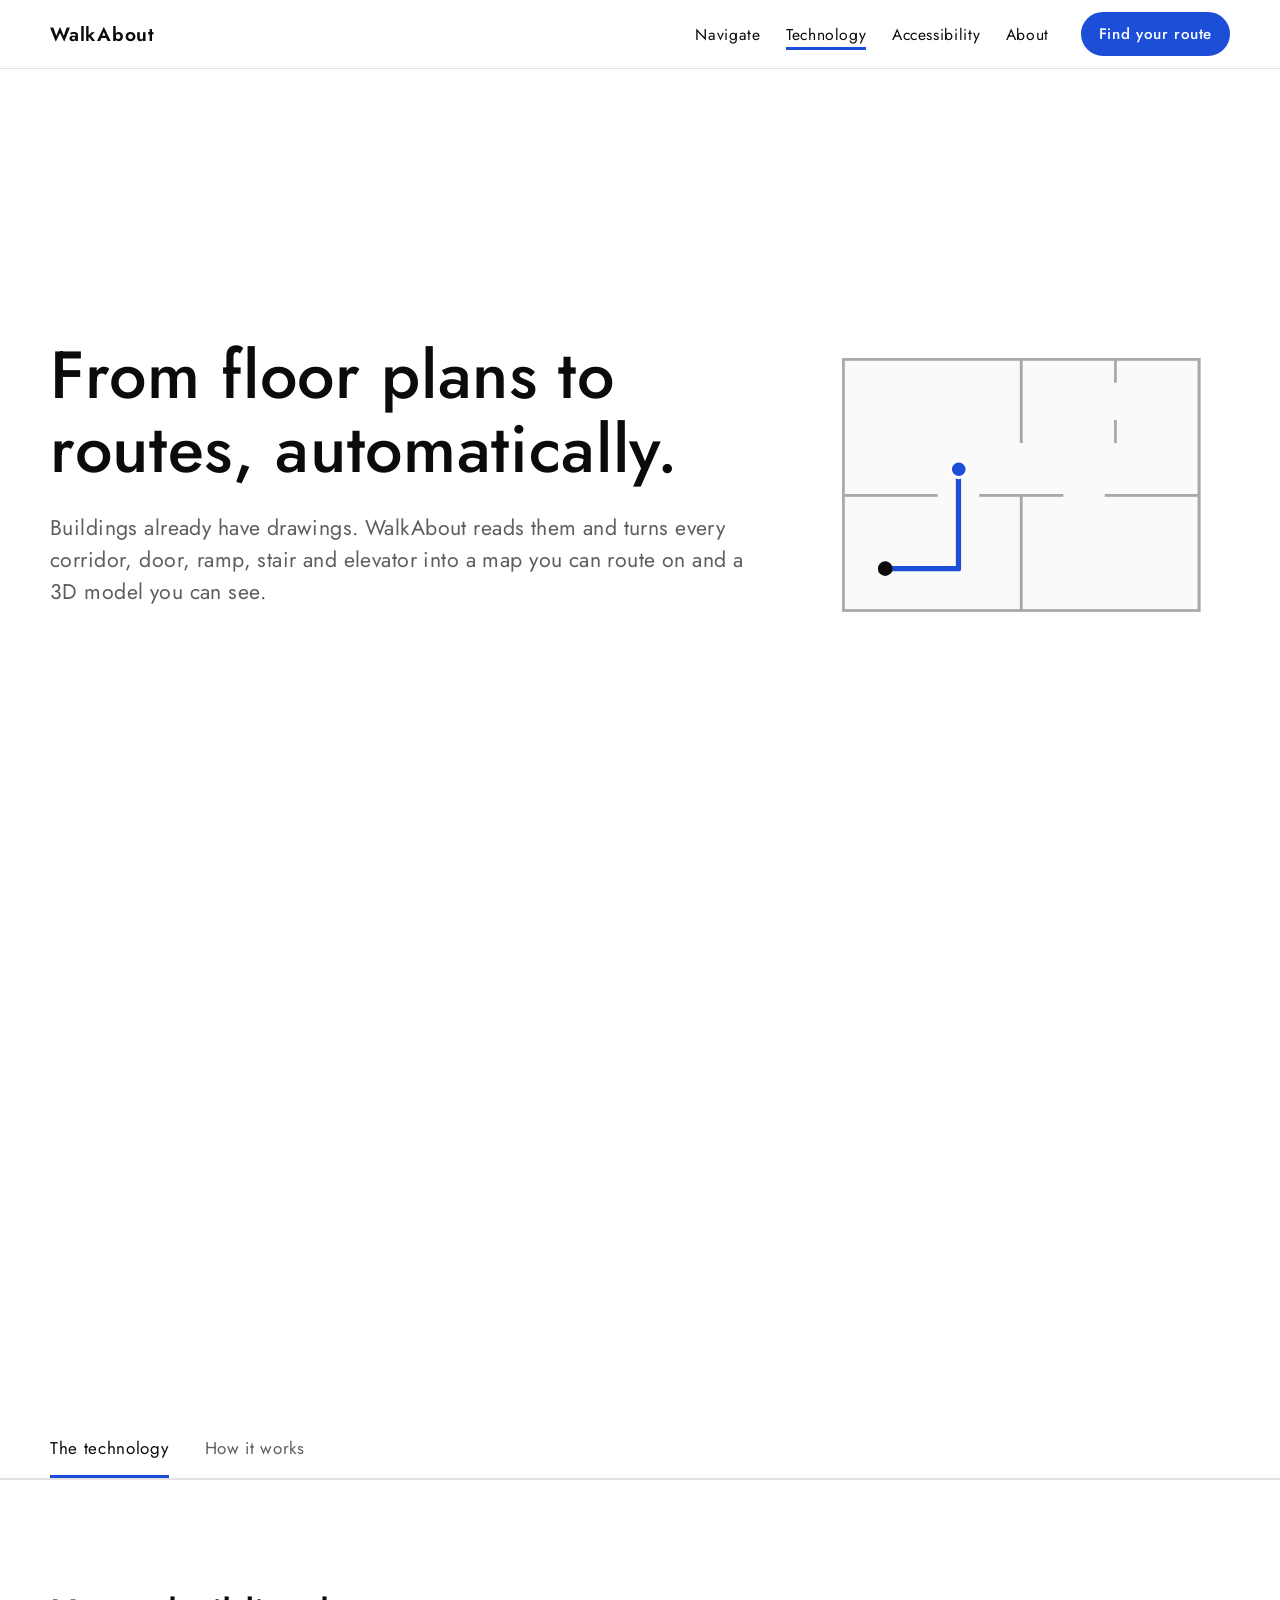
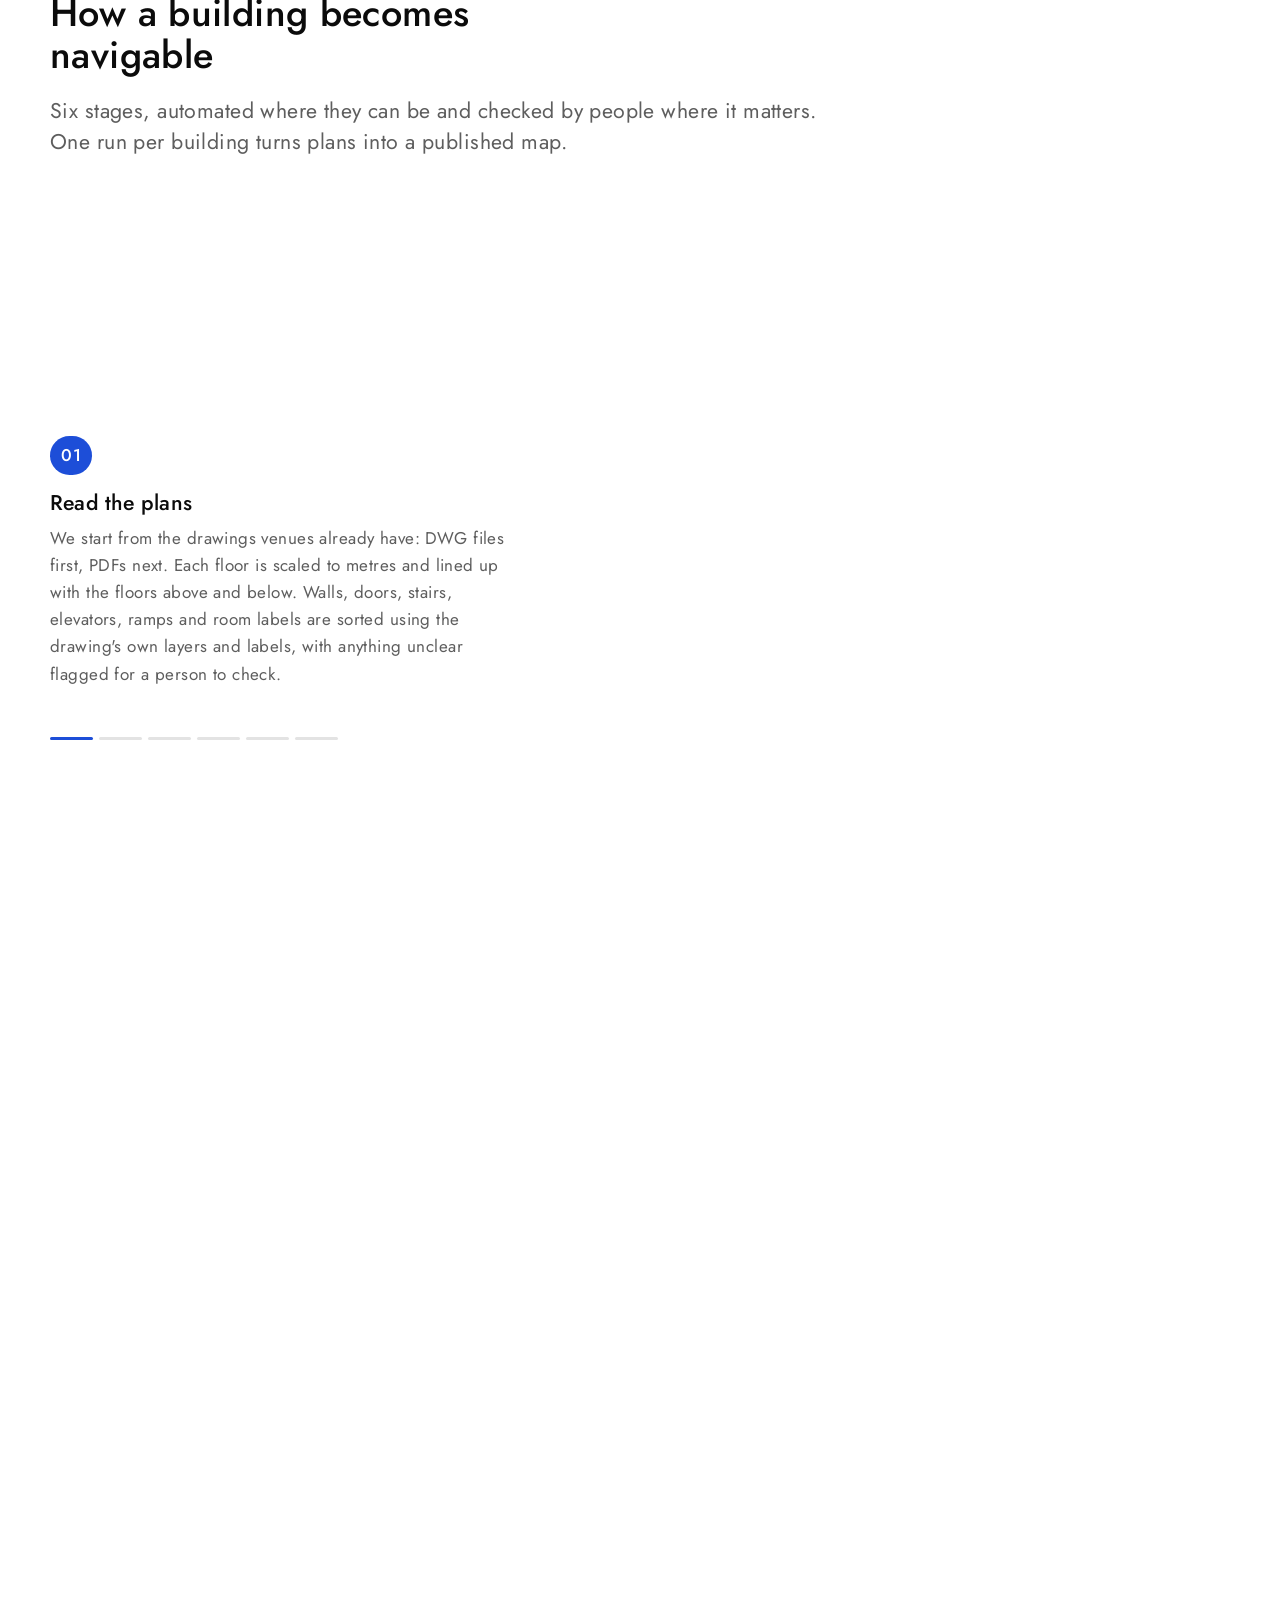
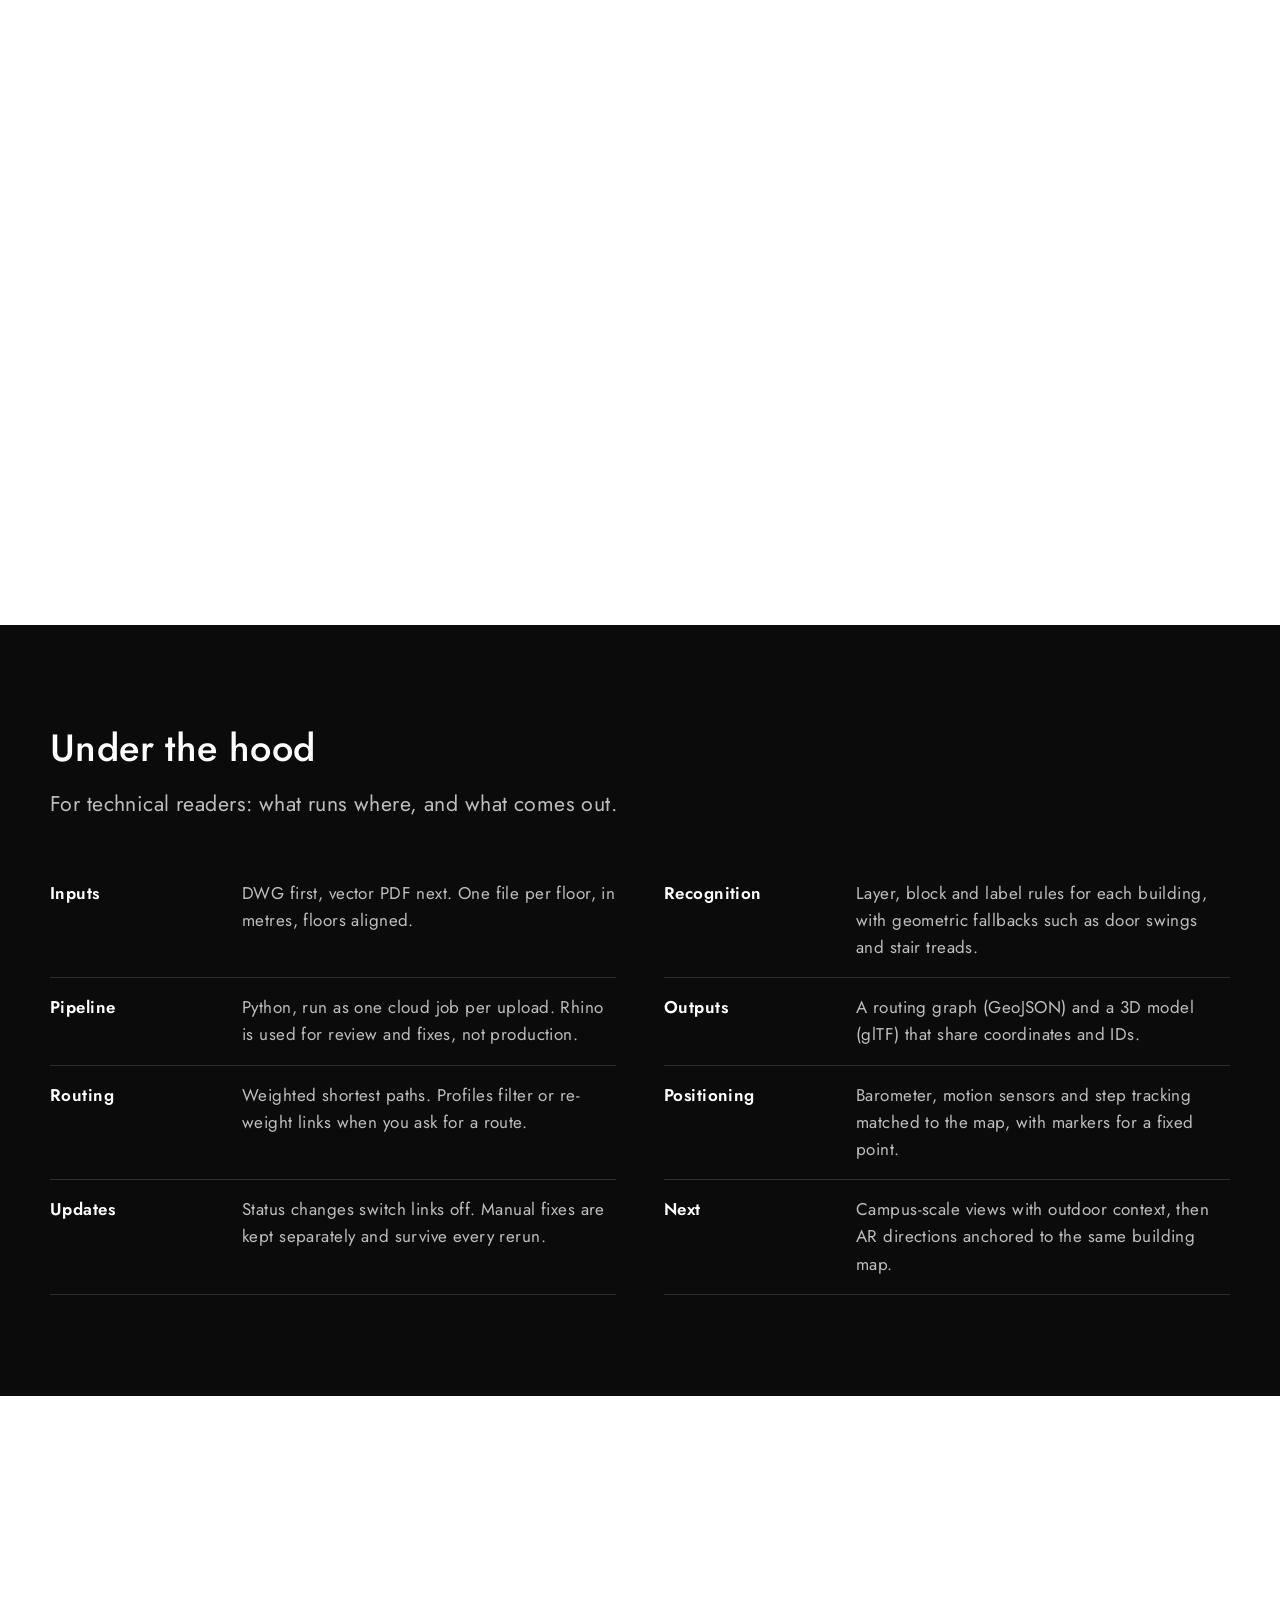
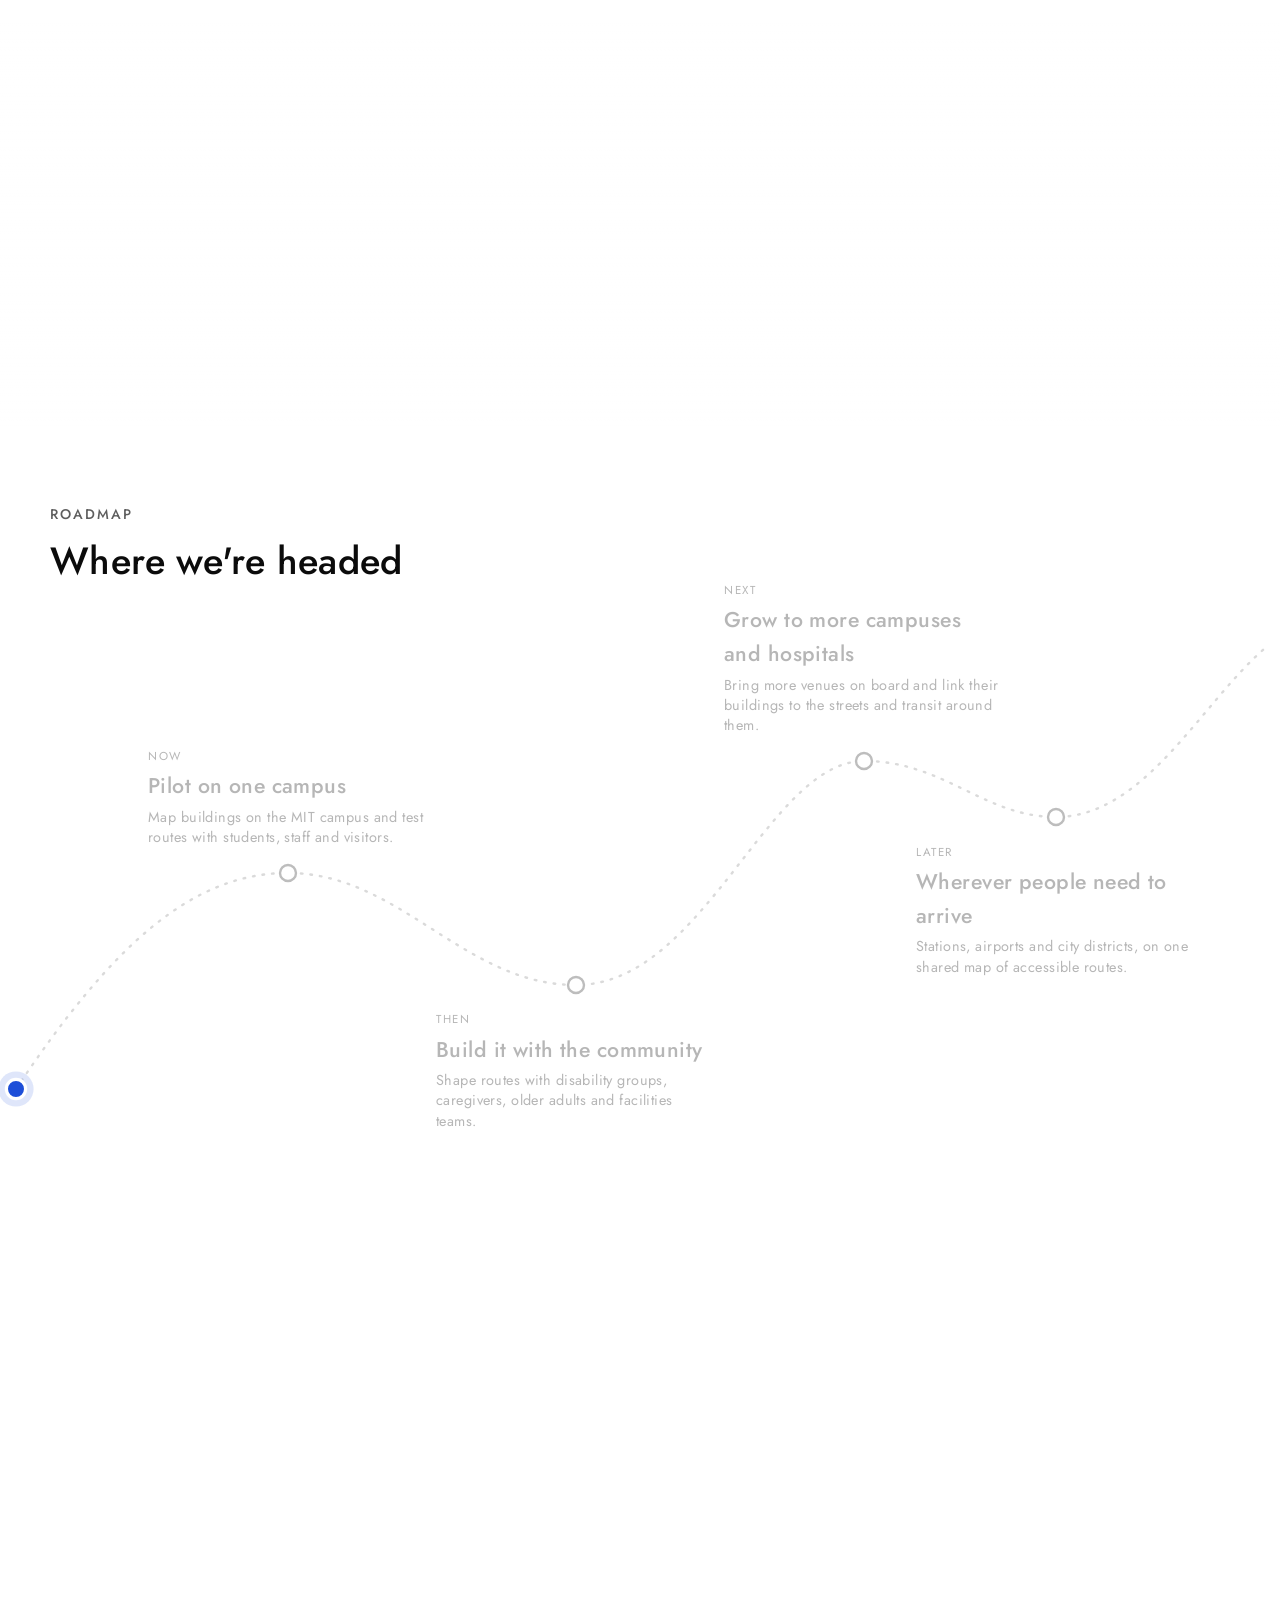
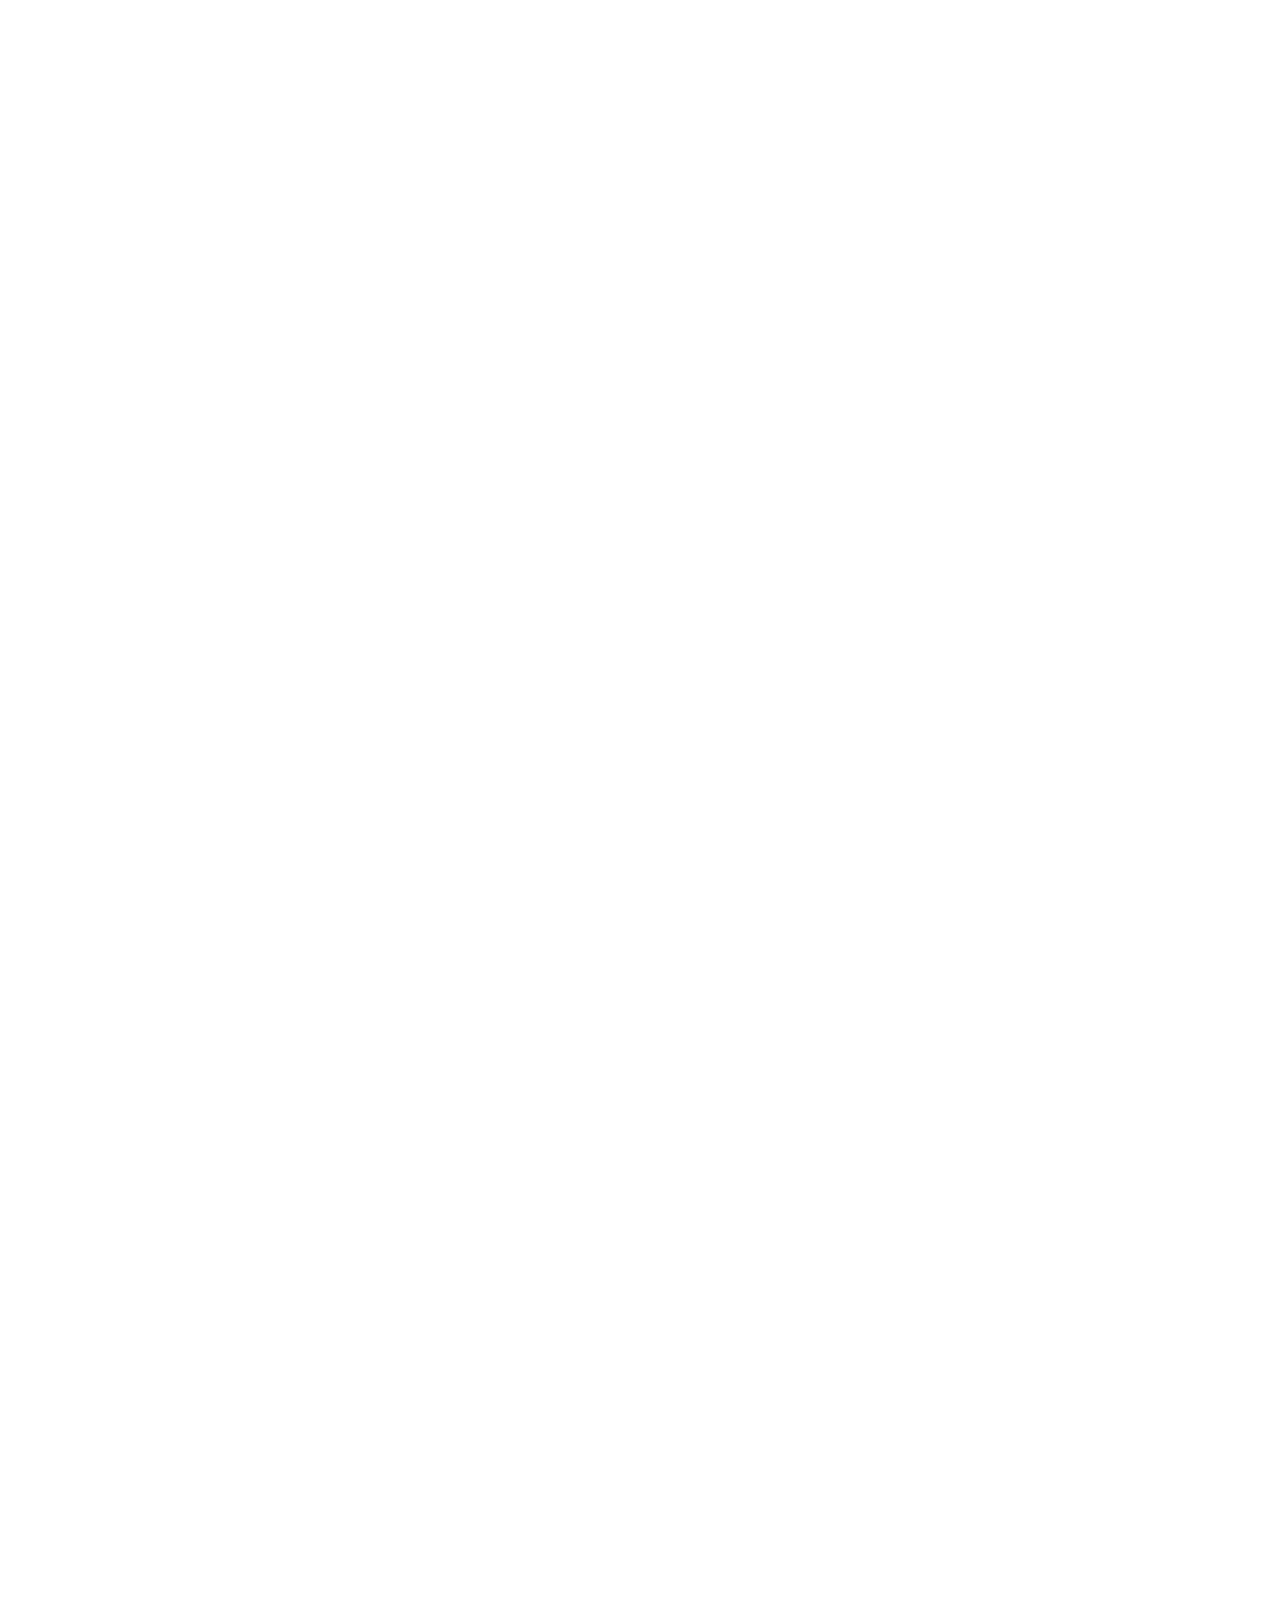
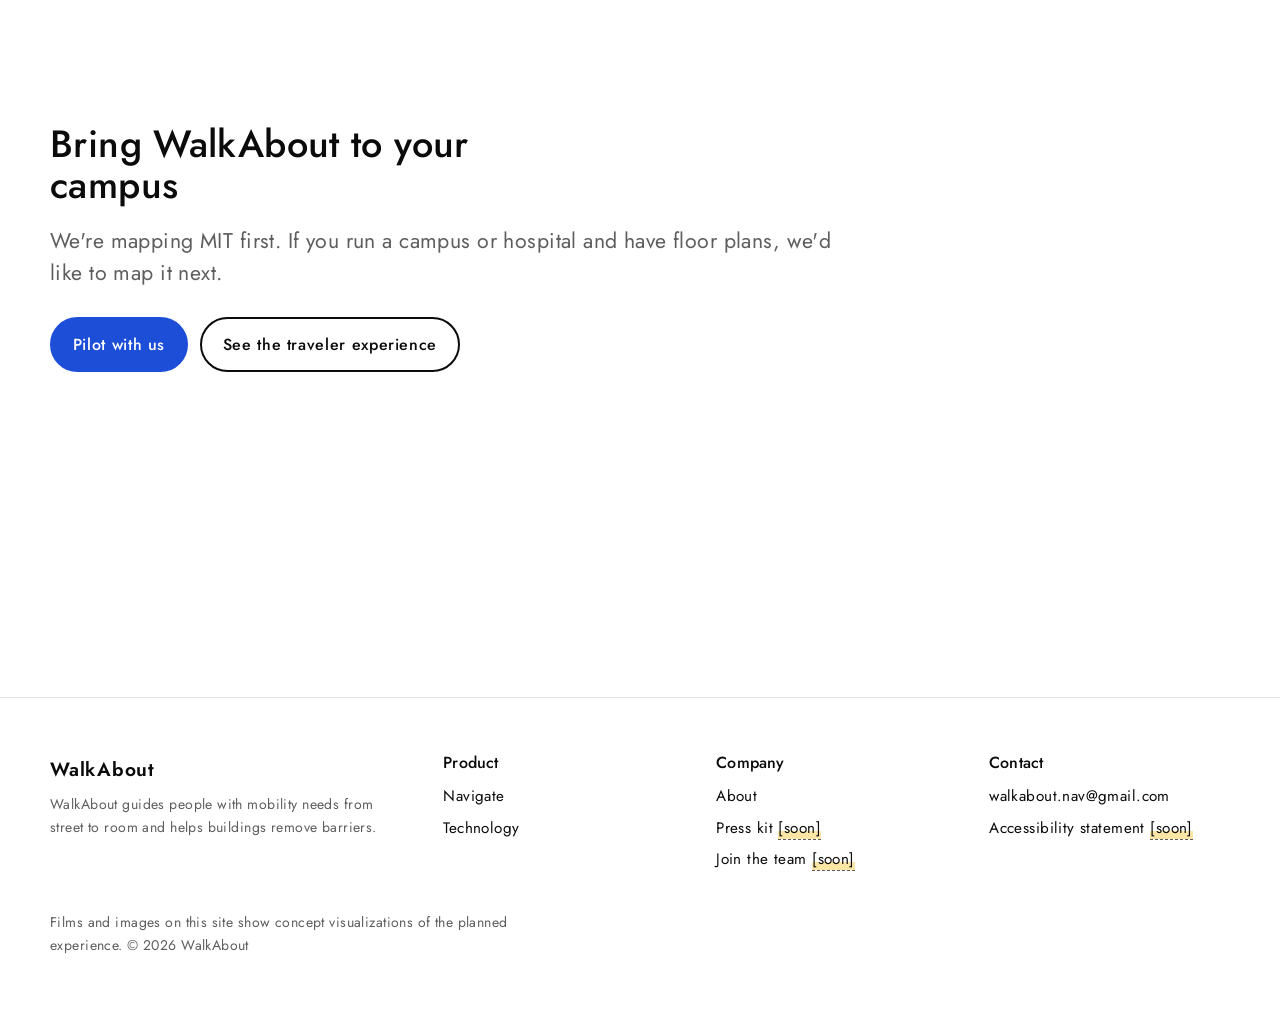
<file: technology.html>
<!DOCTYPE html>
<html lang="en">
<head>
  <meta charset="utf-8">
  <meta name="viewport" content="width=device-width, initial-scale=1">
  <title>Technology | WalkAbout</title>
  <meta name="description" content="How WalkAbout turns the floor plans a building already has into an accessible route map and a 3D model.">
  <link rel="preconnect" href="https://fonts.googleapis.com">
  <link rel="preconnect" href="https://fonts.gstatic.com" crossorigin>
  <!-- Futura PT: add your Adobe Fonts kit here, e.g. <link rel="stylesheet" href="https://use.typekit.net/XXXXXXX.css">. Jost below is the free stand-in. -->
  <link href="https://fonts.googleapis.com/css2?family=Jost:wght@400;500;600&display=swap" rel="stylesheet">
  <link rel="stylesheet" href="assets/css/style.css?v=20261123w">
</head>
<body>
  <a class="skip-link" href="#main">Skip to content</a>

  <!-- ============================== HEADER ============================== -->
  <header class="site-header">
    <div class="wrap">
      <a class="brand" href="navigate.html" aria-label="WalkAbout home">
        WalkAbout
      </a>
      <nav class="nav" id="site-nav" aria-label="Main">
        <ul>
          <li><a href="navigate.html">Navigate</a></li>
          <li><a href="technology.html" aria-current="page">Technology</a></li>
          <li><a href="accessibility.html">Accessibility</a></li>
          <li><a href="about.html">About</a></li>
        </ul>
      </nav>
      <button class="btn btn--small header-cta" data-open-check>Find your route</button>
    </div>
  </header>

  <main id="main">

    <!-- HERO: holds in place; the tabs and "How a building becomes navigable" slide up over it -->
    <section class="hero tech-stage">
      <div class="tech-stage__inner">
      <div class="wrap tech-stage__grid">
        <div>
        <h1>From floor plans to routes, automatically.</h1>
        <p class="lede">Buildings already have drawings. WalkAbout reads them and turns every corridor, door, ramp, stair and elevator into a map you can route on and a 3D model you can see.</p>
        </div>
        <!-- A small route that turns 3D: the plan tilts into an axonometric view as the walls rise
             (24 stacked wall layers), then a dot pulses and the blue route draws through the building, holds,
             fades, and the plan settles back. Decorative. Reduced motion: a still plan with the finished route. -->
        <figure class="navani" aria-hidden="true">
          <div class="navani__scene">
            <svg class="navani__floor" viewBox="0 0 400 300">
              <rect class="navani__slab" x="30" y="30" width="340" height="240"/>
              <path class="navani__route" pathLength="1" d="M70 230 H140 V135 H255 V70 H330">
                <animate attributeName="stroke-dashoffset" values="1;1;0;0" keyTimes="0;0.3;0.62;1" dur="9s" repeatCount="indefinite"/>
                <animate attributeName="opacity" values="1;1;0;0" keyTimes="0;0.84;0.9;1" dur="9s" repeatCount="indefinite"/>
              </path>
              <circle class="navani__ring" cx="70" cy="230" r="8">
                <animate attributeName="r" values="8;8;22;22" keyTimes="0;0.28;0.4;1" dur="9s" repeatCount="indefinite"/>
                <animate attributeName="opacity" values="0;0.45;0;0" keyTimes="0;0.28;0.4;1" dur="9s" repeatCount="indefinite"/>
              </circle>
              <circle class="navani__start" cx="70" cy="230" r="7"/>
              <circle class="navani__pin" cx="330" cy="70" r="11">
                <animate attributeName="opacity" values="0;0;1;1;0;0" keyTimes="0;0.6;0.65;0.84;0.9;1" dur="9s" repeatCount="indefinite"/>
              </circle>
              <circle class="navani__me" r="8">
                <animateMotion path="M70 230 H140 V135 H255 V70 H330" keyPoints="0;0;1;1" keyTimes="0;0.3;0.62;1" calcMode="linear" dur="9s" repeatCount="indefinite"/>
                <animate attributeName="opacity" values="0;0;1;1;0;0" keyTimes="0;0.28;0.31;0.84;0.9;1" dur="9s" repeatCount="indefinite"/>
              </circle>
            </svg>
            <svg class="navani__walls" style="--i:1" viewBox="0 0 400 300"><rect x="30" y="30" width="340" height="240"/><path d="M30 160 H120 M160 160 H240 M280 160 H370 M200 30 V110 M200 160 V270 M290 30 V52 M290 88 V110"/></svg>
            <svg class="navani__walls" style="--i:2" viewBox="0 0 400 300"><rect x="30" y="30" width="340" height="240"/><path d="M30 160 H120 M160 160 H240 M280 160 H370 M200 30 V110 M200 160 V270 M290 30 V52 M290 88 V110"/></svg>
            <svg class="navani__walls" style="--i:3" viewBox="0 0 400 300"><rect x="30" y="30" width="340" height="240"/><path d="M30 160 H120 M160 160 H240 M280 160 H370 M200 30 V110 M200 160 V270 M290 30 V52 M290 88 V110"/></svg>
            <svg class="navani__walls" style="--i:4" viewBox="0 0 400 300"><rect x="30" y="30" width="340" height="240"/><path d="M30 160 H120 M160 160 H240 M280 160 H370 M200 30 V110 M200 160 V270 M290 30 V52 M290 88 V110"/></svg>
            <svg class="navani__walls" style="--i:5" viewBox="0 0 400 300"><rect x="30" y="30" width="340" height="240"/><path d="M30 160 H120 M160 160 H240 M280 160 H370 M200 30 V110 M200 160 V270 M290 30 V52 M290 88 V110"/></svg>
            <svg class="navani__walls" style="--i:6" viewBox="0 0 400 300"><rect x="30" y="30" width="340" height="240"/><path d="M30 160 H120 M160 160 H240 M280 160 H370 M200 30 V110 M200 160 V270 M290 30 V52 M290 88 V110"/></svg>
            <svg class="navani__walls" style="--i:7" viewBox="0 0 400 300"><rect x="30" y="30" width="340" height="240"/><path d="M30 160 H120 M160 160 H240 M280 160 H370 M200 30 V110 M200 160 V270 M290 30 V52 M290 88 V110"/></svg>
            <svg class="navani__walls" style="--i:8" viewBox="0 0 400 300"><rect x="30" y="30" width="340" height="240"/><path d="M30 160 H120 M160 160 H240 M280 160 H370 M200 30 V110 M200 160 V270 M290 30 V52 M290 88 V110"/></svg>
            <svg class="navani__walls" style="--i:9" viewBox="0 0 400 300"><rect x="30" y="30" width="340" height="240"/><path d="M30 160 H120 M160 160 H240 M280 160 H370 M200 30 V110 M200 160 V270 M290 30 V52 M290 88 V110"/></svg>
            <svg class="navani__walls" style="--i:10" viewBox="0 0 400 300"><rect x="30" y="30" width="340" height="240"/><path d="M30 160 H120 M160 160 H240 M280 160 H370 M200 30 V110 M200 160 V270 M290 30 V52 M290 88 V110"/></svg>
            <svg class="navani__walls" style="--i:11" viewBox="0 0 400 300"><rect x="30" y="30" width="340" height="240"/><path d="M30 160 H120 M160 160 H240 M280 160 H370 M200 30 V110 M200 160 V270 M290 30 V52 M290 88 V110"/></svg>
            <svg class="navani__walls" style="--i:12" viewBox="0 0 400 300"><rect x="30" y="30" width="340" height="240"/><path d="M30 160 H120 M160 160 H240 M280 160 H370 M200 30 V110 M200 160 V270 M290 30 V52 M290 88 V110"/></svg>
            <svg class="navani__walls" style="--i:13" viewBox="0 0 400 300"><rect x="30" y="30" width="340" height="240"/><path d="M30 160 H120 M160 160 H240 M280 160 H370 M200 30 V110 M200 160 V270 M290 30 V52 M290 88 V110"/></svg>
            <svg class="navani__walls" style="--i:14" viewBox="0 0 400 300"><rect x="30" y="30" width="340" height="240"/><path d="M30 160 H120 M160 160 H240 M280 160 H370 M200 30 V110 M200 160 V270 M290 30 V52 M290 88 V110"/></svg>
            <svg class="navani__walls" style="--i:15" viewBox="0 0 400 300"><rect x="30" y="30" width="340" height="240"/><path d="M30 160 H120 M160 160 H240 M280 160 H370 M200 30 V110 M200 160 V270 M290 30 V52 M290 88 V110"/></svg>
            <svg class="navani__walls" style="--i:16" viewBox="0 0 400 300"><rect x="30" y="30" width="340" height="240"/><path d="M30 160 H120 M160 160 H240 M280 160 H370 M200 30 V110 M200 160 V270 M290 30 V52 M290 88 V110"/></svg>
            <svg class="navani__walls" style="--i:17" viewBox="0 0 400 300"><rect x="30" y="30" width="340" height="240"/><path d="M30 160 H120 M160 160 H240 M280 160 H370 M200 30 V110 M200 160 V270 M290 30 V52 M290 88 V110"/></svg>
            <svg class="navani__walls" style="--i:18" viewBox="0 0 400 300"><rect x="30" y="30" width="340" height="240"/><path d="M30 160 H120 M160 160 H240 M280 160 H370 M200 30 V110 M200 160 V270 M290 30 V52 M290 88 V110"/></svg>
            <svg class="navani__walls" style="--i:19" viewBox="0 0 400 300"><rect x="30" y="30" width="340" height="240"/><path d="M30 160 H120 M160 160 H240 M280 160 H370 M200 30 V110 M200 160 V270 M290 30 V52 M290 88 V110"/></svg>
            <svg class="navani__walls" style="--i:20" viewBox="0 0 400 300"><rect x="30" y="30" width="340" height="240"/><path d="M30 160 H120 M160 160 H240 M280 160 H370 M200 30 V110 M200 160 V270 M290 30 V52 M290 88 V110"/></svg>
            <svg class="navani__walls" style="--i:21" viewBox="0 0 400 300"><rect x="30" y="30" width="340" height="240"/><path d="M30 160 H120 M160 160 H240 M280 160 H370 M200 30 V110 M200 160 V270 M290 30 V52 M290 88 V110"/></svg>
            <svg class="navani__walls" style="--i:22" viewBox="0 0 400 300"><rect x="30" y="30" width="340" height="240"/><path d="M30 160 H120 M160 160 H240 M280 160 H370 M200 30 V110 M200 160 V270 M290 30 V52 M290 88 V110"/></svg>
            <svg class="navani__walls" style="--i:23" viewBox="0 0 400 300"><rect x="30" y="30" width="340" height="240"/><path d="M30 160 H120 M160 160 H240 M280 160 H370 M200 30 V110 M200 160 V270 M290 30 V52 M290 88 V110"/></svg>
            <svg class="navani__walls navani__walls--top" style="--i:24" viewBox="0 0 400 300"><rect x="30" y="30" width="340" height="240"/><path d="M30 160 H120 M160 160 H240 M280 160 H370 M200 30 V110 M200 160 V270 M290 30 V52 M290 88 V110"/></svg>
          </div>
        </figure>
      </div>
      </div>
    </section>

    <!-- TABS: technology pipeline | how it works -->
    <nav class="tabs" aria-label="Technology sections">
      <div class="wrap" role="tablist">
        <a role="tab" id="tab-pipeline" href="#pipeline" aria-controls="pipeline" aria-selected="true">The technology</a>
        <a role="tab" id="tab-how" href="#how-it-works" aria-controls="how-it-works" aria-selected="false">How it works</a>
      </div>
    </nav>

    <div role="tabpanel" id="pipeline" aria-labelledby="tab-pipeline" tabindex="0">
    <!-- PIPELINE: a real sequence, so numbered -->
    <section class="band band--white" aria-labelledby="pipe-h">
      <div class="wrap">
        <div class="section-head">
          <h2 id="pipe-h">How a building becomes navigable</h2>
          <p class="lede">Six stages, automated where they can be and checked by people where it matters. One run per building turns plans into a published map.</p>
        </div>
        <!-- One drawing that evolves as you scroll: plan -> rooms -> network -> routes -> section -> you.
             data-draw="k" draws a line during step k, data-in="k" fades in, data-out="k" fades out,
             data-dim="k" dims. Without motion (phones, reduced motion) it shows a still at step 4. -->
        <div class="scrolly" id="pipeline-story">
          <div class="scrolly__stage">
            <div class="scrolly__text">
              <ol class="scrolly__steps">
                <li id="extract">
                  <span class="step__num" aria-hidden="true"></span>
                  <h3>Read the plans</h3>
                  <p>We start from the drawings venues already have: DWG files first, PDFs next. Each floor is scaled to metres and lined up with the floors above and below. Walls, doors, stairs, elevators, ramps and room labels are sorted using the drawing's own layers and labels, with anything unclear flagged for a person to check.</p>
                </li>
                <li id="spaces">
                  <span class="step__num" aria-hidden="true"></span>
                  <h3>Find every room</h3>
                  <p>Walls become solid boundaries and every doorway gets a threshold, so each room and corridor becomes its own shape with its own name. Spaces without a label, usually corridors and lobbies, are flagged for review.</p>
                </li>
                <li id="network">
                  <span class="step__num" aria-hidden="true"></span>
                  <h3>Connect the network</h3>
                  <p>Rooms link through their doors, and corridors along their centrelines. Elevators, stairs and ramps link one floor to the next. Each building is placed on the campus map, so bridges, tunnels and entrances join it to its neighbours and the sidewalks outside.</p>
                </li>
                <li id="route">
                  <span class="step__num" aria-hidden="true"></span>
                  <h3>Weigh every route</h3>
                  <p>Every link carries what matters for access: width, slope, steps, door type and whether it's open. Your profile changes the weights. Step-free drops any step or slope steeper than 1:12, and fewest level changes avoids floor changes. An elevator outage simply switches its links off.</p>
                </li>
                <li id="model">
                  <span class="step__num" aria-hidden="true"></span>
                  <h3>Build the model and the section</h3>
                  <p>Automatic checks catch missed doors and dead ends, and our architects review the result. The same run builds a light 3D model that shares coordinates with the map. Your route is drawn through it, and a section is cut along it to show each level change.</p>
                </li>
                <li id="position">
                  <span class="step__num" aria-hidden="true"></span>
                  <h3>Find you inside</h3>
                  <p>Your phone's barometer and motion sensors are matched to the known floor heights and the map to place you on the right floor. Simple markers at entrances and elevators give a fixed point to correct any drift, with no beacons to install.</p>
                </li>
              </ol>
              <div class="scrolly__ticks" aria-hidden="true"><span></span><span></span><span></span><span></span><span></span><span></span></div>
            </div>

            <figure class="scrolly__art">
              <svg viewBox="0 0 600 440" role="img" aria-labelledby="story-title">
                <title id="story-title">Diagram: a floor plan is traced, its rooms are filled and named, a network links them through doors, a step-free route to the elevator is chosen, then a section shows the route rising to level 3 and a blue dot following it.</title>

                <!-- ============ PLAN (level 1) ============ -->
                <g class="sv-plan" data-out="5">
                  <!-- 2. room fills + labels -->
                  <g data-in="2" data-fade="3">
                    <rect class="sv-fill" x="40" y="40" width="180" height="130"/>
                    <rect class="sv-fill" x="220" y="40" width="180" height="130"/>
                    <rect class="sv-fill" x="40" y="210" width="220" height="130"/>
                    <rect class="sv-fill" x="260" y="210" width="180" height="130"/>
                    <rect class="sv-fill" x="440" y="210" width="120" height="130"/>
                    <rect class="sv-fill sv-fill--core" x="400" y="40" width="160" height="130"/>
                    <rect class="sv-fill sv-fill--corr" x="40" y="170" width="520" height="40"/>
                    <text class="sv-label" x="58" y="64">Office 310</text>
                    <text class="sv-label" x="238" y="64">Office 320</text>
                    <text class="sv-label" x="410" y="64">Stair</text>
                    <text class="sv-label" x="492" y="64">Elevator</text>
                    <text class="sv-label" x="58" y="234">Lobby</text>
                    <text class="sv-label" x="278" y="326">Seminar 130</text>
                    <text class="sv-label" x="458" y="234">WC</text>
                    <text class="sv-label sv-label--muted" x="58" y="207">Corridor</text>
                  </g>

                  <!-- 1. linework -->
                  <path class="sv-wall" data-draw="1" data-fade="3" d="M140 340 H40 V40 H560 V340 H170"/>
                  <path class="sv-wall sv-wall--in" data-draw="1" data-fade="3" d="M40 170 H80 M110 170 H260 M290 170 H430 M460 170 H500 M530 170 H560 M220 40 V170 M400 40 V170 M480 40 V170"/>
                  <path class="sv-wall sv-wall--in" data-draw="1" data-fade="3" d="M40 210 H180 M210 210 H320 M350 210 H480 M510 210 H560 M260 210 V340 M440 210 V340"/>
                  <path class="sv-thin" data-draw="1" data-fade="3" d="M80 170 V140 A30 30 0 0 1 110 170 M260 170 V140 A30 30 0 0 1 290 170 M180 210 V240 A30 30 0 0 0 210 210 M320 210 V240 A30 30 0 0 0 350 210"/>
                  <path class="sv-thin" data-draw="1" data-fade="3" d="M412 84 H468 M412 96 H468 M412 108 H468 M412 120 H468 M412 132 H468 M412 144 H468 M412 156 H468"/>
                  <path class="sv-thin" data-draw="1" data-fade="3" d="M492 76 H548 V160 H492 Z M492 76 L548 160 M548 76 L492 160"/>
                  <text class="sv-label sv-label--muted" x="178" y="362" data-in="1" data-fade="3">Entrance</text>

                  <!-- 3. network -->
                  <g data-dim="4">
                    <path class="sv-edge" data-draw="3" d="M60 190 H545"/>
                    <path class="sv-edge" data-draw="3" d="M130 105 L95 170 V190 M310 105 L275 170 V190 M440 105 L445 170 V190 M520 118 L515 170 V190 M150 275 L195 210 V190 M350 275 L335 210 V190 M500 275 L495 210 V190 M155 392 L150 275"/>
                    <g class="sv-nodes" data-in="3">
                      <circle r="5" cx="130" cy="105"/><circle r="5" cx="310" cy="105"/><circle r="5" cx="440" cy="105"/><circle r="5" cx="520" cy="118"/>
                      <circle r="5" cx="150" cy="275"/><circle r="5" cx="350" cy="275"/><circle r="5" cx="500" cy="275"/><circle r="5" cx="155" cy="392"/>
                      <circle r="3" cx="95" cy="190"/><circle r="3" cx="275" cy="190"/><circle r="3" cx="445" cy="190"/><circle r="3" cx="515" cy="190"/>
                      <circle r="3" cx="195" cy="190"/><circle r="3" cx="335" cy="190"/><circle r="3" cx="495" cy="190"/>
                    </g>
                    <text class="sv-label sv-label--muted" x="416" y="30" data-in="3">to levels 2, 3</text>
                  </g>

                  <!-- 4. routes -->
                  <path class="sv-alt" data-in="4" d="M155 392 L150 275 L195 210 V190 H445 V170 L440 105"/>
                  <path class="sv-alt" d="M300 388 H330" data-in="4"/>
                  <text class="sv-label sv-label--muted" x="340" y="392" data-in="4">Fastest: 2 flights of stairs</text>
                  <path class="sv-route" data-draw="4" d="M155 392 L150 275 L195 210 V190 H515 V170 L520 118"/>
                  <path class="sv-route" d="M300 366 H330" style="stroke-width:5" data-in="4"/>
                  <text class="sv-label sv-label--route" x="340" y="370" data-in="4">Step-free: elevator</text>
                  <circle class="sv-start" cx="155" cy="392" r="7" data-in="4"/>
                </g>

                <!-- ============ SECTION ============ -->
                <g class="sv-section" data-in="5">
                  <path class="sv-ground" d="M0 372 H600"/>
                  <rect class="sv-core" x="376" y="62" width="48" height="298"/>
                  <rect class="sv-slab" x="100" y="356" width="440" height="6"/>
                  <rect class="sv-slab" x="100" y="256" width="440" height="6"/>
                  <rect class="sv-slab" x="100" y="156" width="440" height="6"/>
                  <rect class="sv-slab" x="94" y="56" width="452" height="8"/>
                  <rect class="sv-slab" x="94" y="56" width="6" height="250"/>
                  <rect class="sv-slab" x="540" y="56" width="6" height="306"/>
                  <rect class="sv-slab" x="452" y="100" width="4" height="56"/>
                  <text class="sv-label sv-label--muted" x="88" y="334" text-anchor="end">Level 1</text>
                  <text class="sv-label sv-label--muted" x="88" y="234" text-anchor="end">Level 2</text>
                  <text class="sv-label sv-label--muted" x="88" y="134" text-anchor="end">Level 3</text>
                  <text class="sv-label sv-label--muted" x="400" y="52" text-anchor="middle">Elevator</text>
                  <text class="sv-label" x="20" y="394">Street</text>
                  <path class="sv-route" id="story-route" data-draw="5" d="M20 344 H400 V144 H505"/>
                  <circle class="sv-pin" cx="505" cy="144" r="9" data-in="5"/>
                  <text class="sv-label sv-label--route" x="505" y="122" text-anchor="middle">Room 325</text>
                </g>

                <!-- ============ YOU ============ -->
                <g class="sv-you" data-in="6">
                  <circle class="sv-dot-ring" r="16" cx="20" cy="344"/>
                  <circle class="sv-dot" r="8" cx="20" cy="344"/>
                  <text class="sv-readout" x="300" y="420" text-anchor="middle">You are on Level 1</text>
                </g>
              </svg>
            </figure>
          </div>
        </div>
      </div>
    </section>

    <!-- Under the hood → Roadmap → Bring WalkAbout to your campus: each holds, the next slides over -->
    <div class="pin-scope">
    <!-- UNDER THE HOOD -->
    <section class="band band--ink pin-hold pin-hold--tall" aria-labelledby="specs-h">
      <div class="wrap">
        <div class="section-head">
          <h2 id="specs-h">Under the hood</h2>
          <p class="lede">For technical readers: what runs where, and what comes out.</p>
        </div>
        <dl class="specs">
          <div><dt>Inputs</dt><dd>DWG first, vector PDF next. One file per floor, in metres, floors aligned.</dd></div>
          <div><dt>Recognition</dt><dd>Layer, block and label rules for each building, with geometric fallbacks such as door swings and stair treads.</dd></div>
          <div><dt>Pipeline</dt><dd>Python, run as one cloud job per upload. Rhino is used for review and fixes, not production.</dd></div>
          <div><dt>Outputs</dt><dd>A routing graph (GeoJSON) and a 3D model (glTF) that share coordinates and IDs.</dd></div>
          <div><dt>Routing</dt><dd>Weighted shortest paths. Profiles filter or re-weight links when you ask for a route.</dd></div>
          <div><dt>Positioning</dt><dd>Barometer, motion sensors and step tracking matched to the map, with markers for a fixed point.</dd></div>
          <div><dt>Updates</dt><dd>Status changes switch links off. Manual fixes are kept separately and survive every rerun.</dd></div>
          <div><dt>Next</dt><dd>Campus-scale views with outdoor context, then AR directions anchored to the same building map.</dd></div>
        </dl>
      </div>
    </section>

    <div class="pin-gap" aria-hidden="true"></div>

    <!-- ROADMAP: a route zigzags across the page; scrolling moves the blue dot from milestone to milestone.
         main.js drives it (--p); phones and reduced motion show the whole route and every milestone. -->
    <section class="band band--white cover-up roadmap" aria-labelledby="road-h">
      <div class="roadmap__sticky">
        <div class="wrap">
          <div class="section-head">
            <p class="eyebrow">Roadmap</p>
            <h2 id="road-h">Where we're headed</h2>
          </div>
        </div>
        <!-- A route that winds up across the whole page; the dot follows it as you scroll -->
        <div class="roadmap__map">
          <svg viewBox="0 0 1600 640" aria-hidden="true">
            <path class="roadmap__base" d="M20 600 C140 420 240 330 360 330 C500 330 580 470 720 470 C880 470 960 190 1080 190 C1180 190 1230 260 1320 260 C1430 260 1500 120 1580 50"/>
            <path class="roadmap__done" d="M20 600 C140 420 240 330 360 330 C500 330 580 470 720 470 C880 470 960 190 1080 190 C1180 190 1230 260 1320 260 C1430 260 1500 120 1580 50"/>
            <circle class="roadmap__stop" cx="360" cy="330" r="10"/>
            <circle class="roadmap__stop" cx="720" cy="470" r="10"/>
            <circle class="roadmap__stop" cx="1080" cy="190" r="10"/>
            <circle class="roadmap__stop" cx="1320" cy="260" r="10"/>
            <circle class="roadmap__ring" cx="20" cy="600" r="22"/>
            <circle class="roadmap__dot" cx="20" cy="600" r="12"/>
          </svg>
          <ol class="roadmap__labels">
            <li class="is-above" style="--x:22.5%; --y:51.6%"><em class="roadmap__when">Now</em><strong>Pilot on one campus</strong><span>Map buildings on the MIT campus and test routes with students, staff and visitors.</span></li>
            <li class="is-below" style="--x:45%; --y:73.4%"><em class="roadmap__when">Then</em><strong>Build it with the community</strong><span>Shape routes with disability groups, caregivers, older adults and facilities teams.</span></li>
            <li class="is-above" style="--x:67.5%; --y:29.7%"><em class="roadmap__when">Next</em><strong>Grow to more campuses and hospitals</strong><span>Bring more venues on board and link their buildings to the streets and transit around them.</span></li>
            <li class="is-below" style="--x:82.5%; --y:40.6%"><em class="roadmap__when">Later</em><strong>Wherever people need to arrive</strong><span>Stations, airports and city districts, on one shared map of accessible routes.</span></li>
          </ol>
        </div>
      </div>
    </section>

    <!-- FINAL CTA: slides up over the finished roadmap -->
    <section class="band final cover-up cover-up--full" aria-labelledby="final-h">
      <div class="wrap">
        <h2 id="final-h">Bring WalkAbout to your campus</h2>
        <p class="lede">We're mapping MIT first. If you run a campus or hospital and have floor plans, we'd like to map it next.</p>
        <div class="btn-row">
          <a class="btn" href="mailto:walkabout.nav@gmail.com">Pilot with us</a>
          <a class="btn btn--ghost" href="navigate.html">See the traveler experience</a>
        </div>
      </div>
    </section>
    </div><!-- /pin-scope -->
    </div>

    <div role="tabpanel" id="how-it-works" aria-labelledby="tab-how" tabindex="0">
    <!-- HOW IT WORKS: the concept demo film (portrait phone recording, no sound) beside a short intro.
         Loops while on screen with a Pause button (main.js .clip__video); reduced motion: no autoplay. -->
    <section class="band hiw" aria-labelledby="how-h">
      <div class="wrap hiw__grid">
        <div class="hiw__text">
          <p class="eyebrow">How it works</p>
          <h2 id="how-h">From search to the door</h2>
          <p class="lede">Pick a room, then follow one route on your phone. The plan and a section view stay on screen, so you always know which floor you're on and where the next level change is.</p>
          <p class="hint">Concept visualization, no sound.</p>
        </div>
        <figure class="clip hiw__phone">
          <video class="clip__video" muted playsinline preload="metadata" data-start="10" data-end="72.4"
                 aria-label="Concept demo, about one minute, no sound: AR guidance on a phone to Room 516, Gund Hall, with a floor plan and a section view in the corner of the screen.">
            <source src="assets/media/walkabout-how-it-works.mp4#t=10" type="video/mp4">
          </video>
          <button class="clip__toggle" type="button">Pause</button>
        </figure>
      </div>
    </section>
    <!-- FINAL CTA -->
    <section class="band final" aria-labelledby="final-h2">
      <div class="wrap">
        <h2 id="final-h2">Bring WalkAbout to your campus</h2>
        <p class="lede">We're mapping MIT first. If you run a campus or hospital and have floor plans, we'd like to map it next.</p>
        <div class="btn-row">
          <a class="btn" href="mailto:walkabout.nav@gmail.com">Pilot with us</a>
          <a class="btn btn--ghost" href="navigate.html">See the traveler experience</a>
        </div>
      </div>
    </section>
    </div>

  </main>

  <!-- ============================== FOOTER ============================== -->
  <footer class="site-footer">
    <div class="wrap">
      <div class="footer-grid">
        <div>
          <a class="brand" href="navigate.html">WalkAbout</a>
          <p class="hint">WalkAbout guides people with mobility needs from street to room and helps buildings remove barriers.</p>
        </div>
        <div>
          <h3>Product</h3>
          <ul>
            <li><a href="navigate.html">Navigate</a></li>
            <li><a href="technology.html">Technology</a></li>
          </ul>
        </div>
        <div>
          <h3>Company</h3>
          <ul>
            <li><a href="about.html">About</a></li>
            <li><a href="#">Press kit <span class="ph">[soon]</span></a></li>
            <li><a href="#">Join the team <span class="ph">[soon]</span></a></li>
          </ul>
        </div>
        <div>
          <h3>Contact</h3>
          <ul>
            <li><a href="mailto:walkabout.nav@gmail.com">walkabout.nav@gmail.com</a></li>
            <li><a href="#">Accessibility statement <span class="ph">[soon]</span></a></li>
          </ul>
        </div>
      </div>
      <p class="footer-note">Films and images on this site show concept visualizations of the planned experience. &copy; 2026 WalkAbout</p>
    </div>
  </footer>

  <!-- ===================== "IS MY BUILDING MAPPED?" ===================== -->
  <dialog id="check-dialog" aria-labelledby="check-dialog-h">
    <button class="dialog__close" aria-label="Close">&times;</button>
    <div class="dialog__body">
      <h2 id="check-dialog-h" style="font-size:var(--t-lg)">Is my building mapped?</h2>
      <form class="check-form" novalidate>
        <label for="place-dialog">Campus or building</label>
        <div class="form-row">
          <input id="place-dialog" type="text" name="place" autocomplete="off" placeholder="e.g. MIT Building E52">
          <button class="btn" type="submit">Check</button>
        </div>
      </form>
      <div class="check-result form-msg" role="status"></div>
    </div>
  </dialog>

  <script src="assets/js/main.js?v=20261123w"></script>
</body>
</html>
</file>
<file: assets/css/style.css>
/* ==========================================================================
   WalkAbout — shared styles
   Black and white, with access blue as the one bright accent.
   Signal yellow is kept only for level-change markers (stairs, elevators, ramps).
   ========================================================================== */

:root {
  --paper: #FFFFFF;      /* page */
  --ink: #0B0B0B;        /* text, rules, dark bands */
  --muted: #5E5E5E;      /* secondary text (6.4:1 on white) */
  --grid: #E3E3E3;       /* hairlines */
  --soft: #F5F5F5;       /* quiet panels */
  --route: #1D4ED8;      /* access blue: the walking route */
  --route-ink: #FFFFFF;
  --level: #F5B700;      /* signal yellow: vertical connections only */
  --surface: #FFFFFF;

  /* Futura PT comes from Adobe Fonts (add the kit link to each page); Jost is the free stand-in. */
  --font: "futura-pt", "Futura PT", "Jost", Futura, system-ui, sans-serif;
  --track: 0.025em;      /* slightly open letter spacing throughout */
  --header-h: 4.25rem;   /* updated by main.js */

  /* Type scale (perfect fourth, 1.333) */
  --t-sm: 0.875rem;
  --t-base: 1.0625rem;
  --t-md: 1.333rem;
  --t-lg: 1.777rem;
  --t-xl: 2.369rem;
  --t-2xl: clamp(2.4rem, 5.2vw, 4.2rem);

  --measure: 62ch;
  --wrap: 1180px;
  --gutter: clamp(1.25rem, 4vw, 2.5rem);
  --radius: 6px;
}

*, *::before, *::after { box-sizing: border-box; }

html { scroll-behavior: smooth; }
@media (prefers-reduced-motion: reduce) { html { scroll-behavior: auto; } }

body {
  margin: 0;
  background: var(--paper);
  color: var(--ink);
  font-family: var(--font);
  font-size: var(--t-base);
  line-height: 1.6;
  letter-spacing: var(--track);
  -webkit-font-smoothing: antialiased;
}

img, video, svg { display: block; max-width: 100%; }

a { color: var(--route); text-underline-offset: 0.2em; }
a:hover { text-decoration-thickness: 2px; }

:focus-visible {
  outline: 3px solid var(--route);
  outline-offset: 3px;
  border-radius: 2px;
}

h1, h2, h3 { line-height: 1.1; margin: 0 0 0.5em; letter-spacing: 0.01em; font-weight: 500; }
h1 { font-size: var(--t-2xl); max-width: 16ch; }
h2 { font-size: var(--t-xl); max-width: 22ch; }
h3 { font-size: var(--t-md); }
strong, b { font-weight: 600; }
p { margin: 0 0 1em; max-width: var(--measure); }

.lede { font-size: var(--t-md); color: var(--muted); line-height: 1.5; }

.wrap { width: min(100% - 2 * var(--gutter), var(--wrap)); margin-inline: auto; }

.skip-link {
  position: absolute; left: 1rem; top: -4rem; z-index: 100;
  background: var(--ink); color: #fff; padding: 0.6rem 1rem; border-radius: var(--radius);
}
.skip-link:focus { top: 1rem; }

/* --------------------------------------------------------------------------
   Placeholder marks — search the HTML for "ph" to find every one.
   Delete the class once real copy is in.
   -------------------------------------------------------------------------- */
.ph {
  background: linear-gradient(transparent 62%, rgba(245, 183, 0, 0.35) 62%);
  border-bottom: 1px dashed var(--muted);
}

.media {
  position: relative;
  margin: 0;
  aspect-ratio: 16 / 9;
  border-radius: var(--radius);
  border: 1px dashed #BDBDBD;
  background:
    repeating-linear-gradient(135deg, transparent 0 14px, rgba(0, 0, 0, 0.04) 14px 15px),
    var(--surface);
  display: grid;
  place-items: center;
  overflow: hidden;
}
.media::after {
  content: attr(data-ph);
  max-width: 80%;
  text-align: center;
  font-size: var(--t-sm);
  color: var(--muted);
  line-height: 1.4;
}
.media.has-video::after { content: none; }
.media video { width: 100%; height: 100%; object-fit: cover; }
.media--square { aspect-ratio: 1 / 1; }
.media--tall { aspect-ratio: 4 / 5; }

/* --------------------------------------------------------------------------
   Header
   -------------------------------------------------------------------------- */
.site-header {
  position: sticky; top: 0; z-index: 50;
  background: rgba(255, 255, 255, 0.94);
  backdrop-filter: saturate(140%) blur(8px);
  border-bottom: 1px solid var(--grid);
}
.site-header .wrap {
  display: flex; align-items: center; gap: 2rem;
  min-height: 4.25rem;
}
.brand {
  display: inline-flex; align-items: center; gap: 0.55rem;
  font-weight: 600; font-size: 1.2rem; letter-spacing: 0.04em; color: var(--ink); text-decoration: none;
}

.nav { margin-left: auto; }
.nav ul { list-style: none; display: flex; gap: 1.6rem; margin: 0; padding: 0; }
.nav a { color: var(--ink); text-decoration: none; font-size: 0.98rem; letter-spacing: 0.04em; padding: 0.3rem 0; }
.nav a:hover { color: var(--route); }
.nav a[aria-current="page"] { box-shadow: inset 0 -3px 0 var(--route); }


/* --------------------------------------------------------------------------
   Buttons
   -------------------------------------------------------------------------- */
.btn {
  display: inline-flex; align-items: center; justify-content: center; gap: 0.5rem;
  font: inherit; font-weight: 500; font-size: 1rem; letter-spacing: 0.04em;
  padding: 0.8rem 1.3rem; border-radius: 999px;
  border: 2px solid var(--route); background: var(--route); color: var(--route-ink);
  text-decoration: none; cursor: pointer;
}
.btn:hover { background: #1740B5; border-color: #1740B5; }
.btn--ghost { background: transparent; color: var(--ink); border-color: var(--ink); }
.btn--ghost:hover { background: var(--ink); color: #fff; border-color: var(--ink); }
.btn--small { padding: 0.5rem 1rem; font-size: 0.95rem; }
.btn-row { display: flex; flex-wrap: wrap; gap: 0.75rem; margin-top: 1.75rem; }

/* --------------------------------------------------------------------------
   Sections
   -------------------------------------------------------------------------- */
.band { padding-block: clamp(4rem, 9vw, 7rem); }
.band--white { background: var(--surface); border-top: 1px solid var(--grid); }
.band--soft { background: var(--soft); }
.band--ink { background: var(--ink); color: #EDEDED; }
.band--ink h2, .band--ink h3 { color: #fff; }
.band--ink .lede, .band--ink p { color: #BDBDBD; }
.band--ink .ph { border-bottom-color: #BDBDBD; }

.section-head { margin-bottom: 2.75rem; }

/* --------------------------------------------------------------------------
   Hero (home): the section drawing
   -------------------------------------------------------------------------- */
.hero { padding-top: clamp(3rem, 7vw, 5.5rem); padding-bottom: 2rem; }
.hero h1 { margin-bottom: 0.4em; }

.section-drawing {
  margin-inline: 0;
  margin-bottom: 0;
  margin-top: clamp(2.5rem, 5vw, 4rem);
  border-top: 1px solid var(--grid);
  padding-top: 1rem;
}
.section-drawing svg { width: 100%; height: auto; overflow: visible; }

.sd-slab { fill: var(--ink); }
.sd-wall { fill: var(--ink); }
.sd-core { fill: rgba(245, 183, 0, 0.16); stroke: var(--level); stroke-width: 1.5; stroke-dasharray: 4 4; }
.sd-ground { fill: url(#poche); }
.sd-groundline { stroke: var(--ink); stroke-width: 3; }
.sd-label { font: 600 15px var(--font); fill: var(--ink); }
.sd-level { font: 400 13px var(--font); fill: var(--muted); }
.sd-walk {
  fill: none; stroke: var(--route); stroke-width: 6; stroke-linecap: round; stroke-linejoin: round;
}
.sd-lift { fill: none; stroke: var(--level); stroke-width: 6; stroke-linecap: round; }
.sd-dot { fill: var(--route); }
.sd-pin { fill: var(--route); stroke: #fff; stroke-width: 3; }

/* One orchestrated moment: the route draws itself once on load. */
.sd-anim { stroke-dasharray: var(--len); stroke-dashoffset: var(--len); animation: draw 1s ease-in-out forwards; }
.sd-anim--1 { animation-delay: 0.3s; animation-duration: 1.1s; }
.sd-anim--2 { animation-delay: 1.4s; animation-duration: 0.7s; }
.sd-anim--3 { animation-delay: 2.1s; animation-duration: 0.9s; }
.sd-pop { opacity: 0; animation: pop 0.4s ease-out 3s forwards; }
@keyframes draw { to { stroke-dashoffset: 0; } }
@keyframes pop { to { opacity: 1; } }
@media (prefers-reduced-motion: reduce) {
  .sd-anim { animation: none; stroke-dashoffset: 0; }
  .sd-pop { animation: none; opacity: 1; }
}

.route-steps {
  list-style: none; padding: 0; margin: 1.25rem 0 0;
  display: grid; grid-template-columns: repeat(4, 1fr); gap: 1rem;
  counter-reset: step;
}
.route-steps li {
  counter-increment: step;
  font-size: var(--t-sm); color: var(--muted);
  padding-top: 0.6rem; border-top: 3px solid var(--route);
}
.route-steps li.is-level { border-top-color: var(--level); }
.route-steps li::before { content: counter(step) ". "; font-weight: 600; color: var(--ink); }

/* --------------------------------------------------------------------------
   Big stat
   -------------------------------------------------------------------------- */
.stat {
  display: grid; grid-template-columns: minmax(0, 1fr) minmax(0, 1.3fr); gap: 3rem; align-items: end;
}
.stat__num { font-size: clamp(3.5rem, 11vw, 8.5rem); font-weight: 600; line-height: 0.9; letter-spacing: -0.03em; }
.stat__src { font-size: var(--t-sm); color: var(--muted); }

/* --------------------------------------------------------------------------
   Scenario strip (Waymo-style video cards)
   -------------------------------------------------------------------------- */
.strip {
  display: grid; grid-auto-flow: column; grid-auto-columns: minmax(260px, 30%);
  gap: 1.25rem; overflow-x: auto; scroll-snap-type: x mandatory;
  padding-bottom: 1rem; margin-inline: calc(-1 * var(--gutter)); padding-inline: var(--gutter);
}
.strip > * { scroll-snap-align: start; }
.scenario h3 { font-size: var(--t-base); margin: 0.85rem 0 0.2rem; }
.scenario p { font-size: var(--t-sm); color: var(--muted); margin: 0; }

/* --------------------------------------------------------------------------
   Pillars / features
   -------------------------------------------------------------------------- */
.split { display: grid; grid-template-columns: 1fr 1fr; gap: clamp(2rem, 5vw, 4.5rem); align-items: center; }
.split--rev > :first-child { order: 2; }

.pillars { display: grid; grid-template-columns: repeat(3, 1fr); gap: 2.5rem; margin-top: 3rem; }
.pillar { border-top: 1px solid var(--ink); padding-top: 1.1rem; }
.pillar svg { width: 40px; height: 40px; margin-bottom: 0.9rem; }
.pillar p { color: var(--muted); }

.features { display: grid; grid-template-columns: repeat(3, 1fr); gap: 2rem 2.5rem; }
.feature h3 { font-size: var(--t-base); margin-bottom: 0.3rem; }
.feature p { color: var(--muted); font-size: 0.98rem; }
.feature { border-top: 1px solid var(--ink); padding-top: 1.1rem; }

/* --------------------------------------------------------------------------
   Where we're mapping
   -------------------------------------------------------------------------- */
.places { display: grid; grid-template-columns: 1fr 1fr; gap: 2.5rem; }
.places h3 { display: flex; align-items: center; gap: 0.6rem; }
.status-dot { width: 12px; height: 12px; border-radius: 50%; background: var(--route); flex: none; }
.status-dot--next { background: transparent; border: 2px solid var(--muted); }
.places ul { list-style: none; padding: 0; margin: 0; }
.places li { padding: 0.85rem 0; border-bottom: 1px solid var(--grid); }
.places li small { display: block; color: var(--muted); }

/* --------------------------------------------------------------------------
   Quotes
   -------------------------------------------------------------------------- */
.quotes { display: grid; grid-template-columns: repeat(3, 1fr); gap: 2.5rem; }
.quote { margin: 0; }
.quote blockquote { margin: 0 0 1rem; font-size: var(--t-md); line-height: 1.4; }
.quote figcaption { color: var(--muted); font-size: var(--t-sm); }

/* --------------------------------------------------------------------------
   Steps (true sequences only)
   -------------------------------------------------------------------------- */
.steps { list-style: none; padding: 0; margin: 0; counter-reset: s; display: grid; gap: 4.5rem; }
.steps > li { counter-increment: s; display: grid; grid-template-columns: 1fr 1fr; gap: clamp(2rem, 5vw, 4rem); align-items: center; }
.steps > li:nth-child(even) > .media { order: -1; }
.step__num {
  display: inline-grid; place-items: center; min-width: 2.4rem; height: 2.4rem; padding-inline: 0.7rem; border-radius: 999px;
  background: var(--route); color: #fff; font-weight: 500; margin-bottom: 1rem;
}
.step__num::before { content: counter(s, decimal-leading-zero); }
.step__num.is-level { background: var(--level); color: var(--ink); }

/* --------------------------------------------------------------------------
   Profile chips (Navigate)
   -------------------------------------------------------------------------- */
.chips { display: flex; flex-wrap: wrap; gap: 0.6rem; margin: 1.5rem 0; padding: 0; list-style: none; }
.chip {
  font: inherit; font-size: 0.95rem; padding: 0.5rem 0.95rem; border-radius: 999px;
  border: 1.5px solid var(--ink); background: transparent; color: var(--ink); cursor: pointer;
}
.chip[aria-pressed="true"] { background: var(--route); border-color: var(--route); color: #fff; }
.chip-note { font-size: var(--t-sm); color: var(--muted); min-height: 1.5em; }

/* --------------------------------------------------------------------------
   FAQ
   -------------------------------------------------------------------------- */
.faq { max-width: 760px; }
.faq details { border-bottom: 1px solid var(--grid); padding: 1.1rem 0; }
.faq summary { cursor: pointer; font-weight: 600; font-size: var(--t-md); list-style: none; display: flex; justify-content: space-between; gap: 1rem; }
.faq summary::-webkit-details-marker { display: none; }
.faq summary::after { content: "+"; font-weight: 400; color: var(--route); }
.faq details[open] summary::after { content: "\2212"; }
.faq details p { margin-top: 0.8rem; color: var(--muted); }

/* --------------------------------------------------------------------------
   Technology: pipeline + spec list + timeline
   -------------------------------------------------------------------------- */
.pipeline-map {
  display: flex; flex-wrap: wrap; align-items: center; gap: 0.5rem; margin-top: 2rem;
  list-style: none; padding: 0;
}
.pipeline-map li a {
  display: inline-block; padding: 0.45rem 0.9rem; border-radius: 999px;
  border: 1.5px solid var(--grid); background: var(--surface);
  color: var(--ink); text-decoration: none; font-size: 0.95rem;
}
.pipeline-map li a:hover { border-color: var(--route); color: var(--route); }
.pipeline-map li + li::before { content: ""; display: inline-block; width: 1rem; height: 2px; background: var(--grid); margin-right: 0.5rem; vertical-align: middle; }

.specs { display: grid; grid-template-columns: repeat(2, 1fr); gap: 0 3rem; margin: 0; }
.specs div { padding: 1rem 0; border-bottom: 1px solid rgba(255,255,255,0.15); display: grid; grid-template-columns: 11rem 1fr; gap: 1rem; }
.specs dt { font-weight: 600; color: #fff; }
.specs dd { margin: 0; color: #BDBDBD; }

.timeline { list-style: none; padding: 0; margin: 0; display: grid; grid-template-columns: repeat(4, 1fr); gap: 1.5rem; }
.timeline li { border-top: 3px solid var(--grid); padding-top: 1rem; }
.timeline li.is-now { border-top-color: var(--route); }
.timeline strong { display: block; margin-bottom: 0.25rem; }
.timeline span { color: var(--muted); font-size: 0.98rem; }

/* --------------------------------------------------------------------------
   Partners
   -------------------------------------------------------------------------- */
.logos { display: flex; flex-wrap: wrap; gap: 1rem; }
.logo-ph {
  width: 170px; height: 72px; border: 1px dashed #BDBDBD; border-radius: var(--radius);
  display: grid; place-items: center; color: var(--muted); font-size: var(--t-sm); background: var(--surface);
}

/* --------------------------------------------------------------------------
   Availability check (inline + dialog)
   -------------------------------------------------------------------------- */
.check { display: grid; grid-template-columns: 1fr 1fr; gap: 3rem; align-items: start; }
.form-row { display: flex; gap: 0.6rem; flex-wrap: wrap; }
.form-row input { flex: 1 1 220px; }
label { display: block; font-weight: 600; margin-bottom: 0.4rem; }
input[type="text"], input[type="email"] {
  font: inherit; padding: 0.75rem 0.95rem; border-radius: var(--radius);
  border: 1.5px solid #8A8A8A; background: var(--surface); color: var(--ink); width: 100%;
}
input:focus-visible { outline-offset: 1px; }
.form-msg { margin-top: 1rem; }
.form-msg:empty { display: none; }
.hint { font-size: var(--t-sm); color: var(--muted); margin-top: 0.5rem; }

dialog {
  border: none; border-radius: 12px; padding: 0; width: min(520px, calc(100% - 2rem));
  color: var(--ink); background: var(--surface);
  box-shadow: 0 24px 60px rgba(0, 0, 0, 0.25);
}
dialog::backdrop { background: rgba(0, 0, 0, 0.55); }
.dialog__body { padding: 2rem; }
.dialog__close {
  position: absolute; top: 0.75rem; right: 0.75rem; background: none; border: none;
  font-size: 1.5rem; line-height: 1; cursor: pointer; color: var(--muted); padding: 0.4rem 0.6rem;
}

/* --------------------------------------------------------------------------
   Final CTA + footer
   -------------------------------------------------------------------------- */
.final { text-align: left; }
.final h2 { max-width: 18ch; }

.site-footer { padding: 3.5rem 0 2.5rem; border-top: 1px solid var(--grid); font-size: 0.95rem; }
.footer-grid { display: grid; grid-template-columns: 1.5fr repeat(3, 1fr); gap: 2rem; }
.site-footer h3 { font-size: 1rem; margin-bottom: 0.75rem; }
.site-footer ul { list-style: none; padding: 0; margin: 0; display: grid; gap: 0.45rem; }
.site-footer a { color: var(--ink); text-decoration: none; }
.site-footer a:hover { color: var(--route); text-decoration: underline; }
.footer-note { color: var(--muted); margin-top: 2.5rem; font-size: var(--t-sm); }

/* --------------------------------------------------------------------------
   Utilities
   -------------------------------------------------------------------------- */
.sr-only {
  position: absolute; width: 1px; height: 1px; padding: 0; margin: -1px;
  overflow: hidden; clip: rect(0 0 0 0); white-space: nowrap; border: 0;
}
.accent { color: var(--route); }
.eyebrow {
  font-size: var(--t-sm); font-weight: 500; letter-spacing: 0.14em; text-transform: uppercase;
  color: var(--muted); margin-bottom: 0.9rem;
}
.more-link { margin-top: 3rem; font-size: var(--t-md); }
.band--ink label { color: #fff; }
.band--ink .form-msg strong { color: #fff; }
.band--ink .btn--ghost { color: #fff; border-color: #fff; }
.band--ink .btn--ghost:hover { background: #fff; color: var(--ink); }

/* --------------------------------------------------------------------------
   Navigate: the demo comes first; the caption rises over it on scroll
   -------------------------------------------------------------------------- */
.demo-stage { position: relative; background: var(--paper); }
.demo-stage__sticky {
  position: relative; display: grid; justify-items: center; align-content: center; gap: 1rem;
  padding: 0 0 clamp(3rem, 7vw, 5rem);
}
/* The demo film: 16:9, full width; on its own it is just the film, edge to edge */
.demo-stage__media { margin: 0; width: 100%; aspect-ratio: 16 / 9; background: #000; overflow: hidden; }
.demo-stage__media video { display: block; width: 100%; height: 100%; object-fit: cover; }
/* Controls sit bottom-left: the film marks itself as a concept bottom-right */
.demo-controls { position: absolute; left: 1rem; bottom: 1rem; z-index: 3; display: flex; gap: 0.5rem; }
.demo-stage.is-ended .demo-skip { display: none; }
/* While the film plays the page doesn't scroll (main.js); Pause or Skip releases it */
html.is-locked { overflow: hidden; }
html:has(.demo-stage) { scrollbar-gutter: stable; }
.demo-toggle {
  font: inherit; font-size: var(--t-sm); letter-spacing: 0.06em; padding: 0.45rem 0.95rem; border-radius: 999px;
  color: #fff; background: rgba(0, 0, 0, 0.55); border: 1px solid rgba(255, 255, 255, 0.5); cursor: pointer;
  backdrop-filter: blur(6px);
}
.demo-toggle:hover { background: rgba(0, 0, 0, 0.8); }
.demo-stage__caption { text-align: center; padding-top: clamp(2rem, 6vw, 4rem); }
.demo-stage__caption h1 {
  max-width: 13ch; margin: 0 auto; font-size: clamp(2.6rem, 7.5vw, 6rem); line-height: 1.02;
}

/* Motion allowed (main.js adds .is-scrolly): the demo holds, then the caption scrolls up over it */
.demo-stage.is-scrolly { height: 430vh; }
/* The next section slides up over the pinned caption (overlaps the stage's last screen) */
.demo-stage.is-scrolly + .cover-up { margin-top: -100vh; min-height: 100vh; } /* at least as tall as the overlap, or the stage pokes out below it */
.cover-up { position: relative; z-index: 2; background: var(--paper); border-top: 0; }
/* No hard edge: a white fade above the panel dissolves the caption as it is covered */
.demo-stage.is-scrolly + .cover-up::before {
  content: ""; position: absolute; left: 0; right: 0; bottom: 100%; height: 50vh;
  background: linear-gradient(to bottom, rgba(255, 255, 255, 0), var(--paper));
  pointer-events: none;
}
.demo-stage.is-scrolly .demo-stage__sticky {
  position: sticky; top: var(--header-h); height: calc(100vh - var(--header-h)); overflow: hidden;
  padding: 0; background: var(--paper);
}
/* Full screen while it plays: the film fills everything under the header */
.is-scrolly .demo-stage__media { position: absolute; inset: 0; width: auto; aspect-ratio: auto; }
.is-scrolly .demo-controls { opacity: calc(1 - 3 * var(--p, 0)); }
.is-scrolly .demo-stage__media {
  opacity: calc(1 - 1.8 * var(--p, 0)); /* gone by the time the caption arrives */
  transform: scale(calc(1 - 0.08 * var(--p, 0)));
}
.is-scrolly .demo-stage__caption {
  position: absolute; inset: 0; display: grid; place-items: center; padding: 0 var(--gutter);
  opacity: var(--p, 0);
  transform: translateY(calc((1 - var(--p, 0)) * 55vh));
}
/* The scroll cue appears once the film has finished (it ends on black) */
.scroll-cue {
  position: absolute; bottom: 1.4rem; left: 50%; z-index: 3; transform: translateX(-50%);
  font-size: var(--t-sm); color: #fff; letter-spacing: 0.14em; text-transform: uppercase;
  opacity: 0; transition: opacity 0.6s ease; pointer-events: none;
  display: flex; flex-direction: column; align-items: center; gap: 0.35rem;
}
.scroll-cue::after { content: ""; width: 1px; height: 28px; background: currentColor; animation: cue-line 1.6s ease-in-out infinite; transform-origin: top; }
@keyframes cue-line { 0% { transform: scaleY(0); } 50% { transform: scaleY(1); } 100% { transform: scaleY(0); transform-origin: bottom; } }
.demo-stage.is-ended .scroll-cue { opacity: calc(1 - 4 * var(--p, 0)); }
.demo-stage:not(.is-scrolly) .scroll-cue { display: none; }
@media (prefers-reduced-motion: reduce) { .scroll-cue::after { animation: none; } }
/* Portrait screens: cropping a 16:9 film to fill a tall screen would hide most of it,
   so it sits full width, centred, instead */
@media (max-aspect-ratio: 1/1) {
  .is-scrolly .demo-stage__media { inset: auto 0; top: 50%; transform: translateY(-50%) scale(calc(1 - 0.08 * var(--p, 0))); aspect-ratio: 16 / 9; }
  .demo-controls { bottom: auto; top: calc(50% + 28vw - 3rem); }
  .scroll-cue { color: var(--muted); }
}

/* --------------------------------------------------------------------------
   Technology: tabs
   -------------------------------------------------------------------------- */
.tabs {
  position: sticky; top: var(--header-h); z-index: 40;
  background: var(--paper); border-bottom: 1px solid var(--grid);
}
.tabs [role="tablist"] { display: flex; gap: 2.25rem; overflow-x: auto; scrollbar-width: none; }
.tabs [role="tab"] {
  font: inherit; letter-spacing: 0.04em; background: none; border: 0; cursor: pointer;
  padding: 1rem 0; color: var(--muted); white-space: nowrap; text-decoration: none;
}
.tabs [role="tab"]:hover { color: var(--ink); }
.tabs [role="tab"][aria-selected="true"] { color: var(--ink); box-shadow: inset 0 -3px 0 var(--route); }
[role="tabpanel"][hidden] { display: none; }
[role="tabpanel"]:focus-visible { outline-offset: -3px; }

/* --------------------------------------------------------------------------
   Responsive
   -------------------------------------------------------------------------- */
@media (max-width: 900px) {
  .split, .stat, .places, .check, .steps > li { grid-template-columns: 1fr; }
  .split--rev > :first-child, .steps > li:nth-child(even) > .media { order: 0; }
  .pillars, .features, .quotes { grid-template-columns: 1fr 1fr; }
  .timeline { grid-template-columns: 1fr 1fr; }
  .specs { grid-template-columns: 1fr; }
  .footer-grid { grid-template-columns: 1fr 1fr; }
  .strip { grid-auto-columns: minmax(240px, 70%); }
}

/* No menu button: the tabs stay visible and move to their own row */
@media (max-width: 760px) {
  .site-header .wrap { flex-wrap: wrap; min-height: 0; padding-top: 0.8rem; gap: 0 1rem; }
  .nav { order: 3; width: 100%; margin-left: 0; }
  .nav ul { gap: 1.4rem; overflow-x: auto; scrollbar-width: none; }
  .nav ul::-webkit-scrollbar { display: none; }
  .nav a { display: block; white-space: nowrap; padding: 0.7rem 0; }
  .site-header .header-cta { display: none; }
}

@media (max-width: 640px) {
  .pillars, .features, .quotes, .timeline, .route-steps { grid-template-columns: 1fr; }
  .sd-label, .sd-level { display: none; }   /* the numbered list below carries the labels */
  .specs div { grid-template-columns: 1fr; gap: 0.25rem; }
  .footer-grid { grid-template-columns: 1fr; }
}
[role="tabpanel"] { scroll-margin-top: calc(var(--header-h) + 3.5rem); }

/* --------------------------------------------------------------------------
   Technology: steps transition like Navigate.
   Each step eases in; on larger screens each one pins, and the next slides up
   over it through a white fade (no hard edge). main.js adds .js-motion.
   -------------------------------------------------------------------------- */
.js-motion .steps--stack > li > * {
  opacity: 0; transform: translateY(36px);
  transition: opacity 0.8s ease, transform 0.8s cubic-bezier(0.2, 0.7, 0.2, 1);
}
.js-motion .steps--stack > li > .media { transition-delay: 0.12s; }
.js-motion .steps--stack > li.is-in > * { opacity: 1; transform: none; }

@media (min-width: 901px) and (min-height: 620px) {
  .js-motion .steps--stack { gap: 0; }
  .js-motion .steps--stack > li {
    position: sticky; top: var(--stick-top, var(--header-h));
    min-height: calc(100vh - var(--stick-top, var(--header-h)));
    padding-block: 2.5rem; background: var(--paper);
  }
  /* Hold: each step stays fully in view for this much scrolling before the next arrives */
  .js-motion .steps--stack > li:not(:last-child) { margin-bottom: 100vh; }
  .js-motion .steps--stack > li + li::before {
    content: ""; position: absolute; left: calc(-1 * var(--gutter)); right: calc(-1 * var(--gutter));
    bottom: 100%; height: 45vh; pointer-events: none;
    background: linear-gradient(to bottom, rgba(255, 255, 255, 0), var(--paper));
  }
  .js-motion .steps--stack > li[id] { scroll-margin-top: var(--stick-top, var(--header-h)); }
}

/* Technology intro: holds, then the next section slides up over it through a white fade */
@media (min-width: 901px) and (min-height: 620px) {
  .js-motion .pin-hold {
    position: sticky; top: var(--stick-top, var(--header-h));
    min-height: calc(100vh - var(--stick-top, var(--header-h)));
    display: flex; flex-direction: column; justify-content: center;
    padding-block: 2rem; margin-bottom: 80vh;   /* the hold */
  }
  .js-motion .pin-hold__media {
    width: min(100%, calc((100vh - var(--stick-top, var(--header-h)) - 10.5rem) * 16 / 9));
    margin-inline: auto;
  }
  /* Tall pinned sections hold via a separate spacer (a margin would cut the pin short),
     and the section that covers them fills the screen so nothing peeks out */
  .js-motion .pin-hold--tall { margin-bottom: 0; }
  .js-motion .pin-gap { height: 70vh; }
  .js-motion .cover-up--full {
    min-height: calc(100vh - var(--header-h));
    display: flex; flex-direction: column; justify-content: center;
  }
  .js-motion .pin-gap + .cover-up::before,
  .js-motion .pin-hold + .cover-up::before {
    content: ""; position: absolute; left: 0; right: 0; bottom: 100%; height: 45vh;
    background: linear-gradient(to bottom, rgba(255, 255, 255, 0), var(--paper));
    pointer-events: none;
  }
}

/* --------------------------------------------------------------------------
   Technology: one drawing that evolves as you scroll (.scrolly)
   Live mode (main.js adds .is-live on wide, tall screens with motion allowed):
   the text and drawing pin, the text swaps per step, the drawing builds up.
   Otherwise: a plain list beside one still drawing.
   -------------------------------------------------------------------------- */
.scrolly__stage {
  display: grid; grid-template-columns: minmax(0, 0.85fr) minmax(0, 1.15fr);
  gap: clamp(2rem, 5vw, 4.5rem); align-items: center;
}
.scrolly__steps { list-style: none; margin: 0; padding: 0; counter-reset: s; }
.scrolly__steps > li { counter-increment: s; }
.scrolly__steps > li + li { margin-top: 2.5rem; }
.scrolly__steps p { color: var(--muted); }
.scrolly__ticks { display: none; }
.scrolly__art { margin: 0; }
.scrolly__art svg { width: 100%; height: auto; overflow: visible; }

/* drawing */
.sv-wall { fill: none; stroke: var(--ink); stroke-width: 4; stroke-linecap: square; }
.sv-wall--in { stroke-width: 2.5; }
.sv-thin { fill: none; stroke: var(--ink); stroke-width: 1.2; }
.sv-fill { fill: #F1F1F1; }
.sv-fill--corr { fill: #FAFAFA; }
.sv-fill--core { fill: #F6F6F6; }
.sv-label { font: 500 12px var(--font); letter-spacing: 0.03em; fill: var(--ink); }
.sv-label--muted { fill: #7A7A7A; }
.sv-label--route { fill: var(--route); font-weight: 600; }
.sv-edge { fill: none; stroke: var(--ink); stroke-width: 1.4; }
.sv-nodes circle { fill: var(--paper); stroke: var(--ink); stroke-width: 1.6; }
.sv-alt { fill: none; stroke: #A8A8A8; stroke-width: 3; stroke-dasharray: 2 7; stroke-linecap: round; stroke-linejoin: round; }
.sv-route { fill: none; stroke: var(--route); stroke-width: 6; stroke-linecap: round; stroke-linejoin: round; }
.sv-start { fill: var(--ink); stroke: var(--paper); stroke-width: 3; }
.sv-ground { stroke: var(--ink); stroke-width: 2; }
.sv-slab { fill: var(--ink); }
.sv-core { fill: rgba(0, 0, 0, 0.035); stroke: var(--ink); stroke-width: 1; stroke-dasharray: 4 4; }
.sv-pin { fill: var(--paper); stroke: var(--route); stroke-width: 4; }
.sv-dot { fill: var(--route); stroke: var(--paper); stroke-width: 3; }
.sv-dot-ring { fill: rgba(29, 78, 216, 0.15); }
.sv-readout { font: 500 15px var(--font); letter-spacing: 0.04em; fill: var(--route); }
.scrolly.is-live .sv-dot-ring { animation: sv-pulse 1.8s ease-out infinite; transform-box: fill-box; transform-origin: center; }
@keyframes sv-pulse { from { transform: scale(0.6); opacity: 1; } to { transform: scale(1.6); opacity: 0; } }

/* live */
.scrolly.is-live { height: calc(100vh - var(--stick-top, var(--header-h)) + 660vh); }
.scrolly.is-live .scrolly__stage {
  position: sticky; top: var(--stick-top, var(--header-h));
  height: calc(100vh - var(--stick-top, var(--header-h))); padding-block: 1.5rem;
}
.scrolly.is-live .scrolly__steps { display: grid; }
.scrolly.is-live .scrolly__steps > li {
  grid-area: 1 / 1; margin: 0; opacity: 0; transform: translateY(18px); pointer-events: none;
  transition: opacity 0.5s ease, transform 0.6s cubic-bezier(0.2, 0.7, 0.2, 1);
}
.scrolly.is-live .scrolly__steps > li.is-active { opacity: 1; transform: none; pointer-events: auto; }
.scrolly.is-live .scrolly__ticks { display: flex; gap: 6px; margin-top: 2rem; max-width: 18rem; }
.scrolly__ticks span { flex: 1; height: 3px; border-radius: 2px; background: var(--grid); transition: background 0.3s; }
.scrolly__ticks span.is-done { background: var(--ink); }
.scrolly__ticks span.is-active { background: var(--route); }
.scrolly.is-live .scrolly__art svg { max-height: calc(100vh - var(--stick-top, var(--header-h)) - 3rem); }

@media (max-width: 900px) {
  .scrolly__stage { grid-template-columns: 1fr; }
  .scrolly__art { order: -1; }
}

/* --------------------------------------------------------------------------
   Accessibility: scattered voices, filtered by who is travelling
   -------------------------------------------------------------------------- */
.personas { display: flex; flex-wrap: wrap; gap: 0.6rem; }
.persona {
  font: inherit; font-size: 0.95rem; letter-spacing: 0.03em; padding: 0.5rem 1rem; border-radius: 999px;
  border: 1.5px solid var(--ink); background: transparent; color: var(--ink); cursor: pointer;
}
.persona:hover { border-color: var(--route); color: var(--route); }
.persona[aria-pressed="true"] { background: var(--route); border-color: var(--route); color: #fff; }
.voices-count { margin: 1rem 0 0; font-size: var(--t-sm); color: var(--muted); }
.voices-note { margin-top: 1.5rem; font-size: var(--t-sm); color: var(--muted); max-width: 70ch; }

/* Where it breaks: one big number, then the bars */
.big-stat { margin: 0.25rem 0 0.5rem; font-size: clamp(5rem, 13vw, 10rem); font-weight: 500; line-height: 0.9; letter-spacing: -0.03em; color: var(--route); }
.big-stat--words { font-size: clamp(3rem, 6.5vw, 5.75rem); line-height: 0.98; letter-spacing: -0.02em; }
.big-stat__sum { margin-top: 0.75rem; font-size: var(--t-sm); letter-spacing: 0.06em; color: var(--muted); }
.split--top { align-items: start; }
.bars { margin: 0; }
.bars figcaption { font-weight: 500; margin-bottom: 1.25rem; }
.bars figcaption span { font-weight: 400; color: var(--muted); font-size: var(--t-sm); }
.bars ul { list-style: none; margin: 0; padding: 0; display: grid; gap: 0.7rem; }
.bars li { display: grid; grid-template-columns: minmax(0, 15rem) minmax(0, 1fr) 3rem; align-items: center; gap: 0.9rem; }
.bars li span { grid-column: 1; }
.bars li b { grid-column: 3; grid-row: 1; font-weight: 600; font-size: 1.15rem; }
.bars li.is-handoff b { color: var(--route); }
.bars li::after {
  content: ""; grid-column: 2; grid-row: 1; height: 12px; border-radius: 2px;
  width: calc(var(--v) / var(--max, 35) * 100%); background: #CFCFCF;
}
.bars li.is-handoff::after { background: var(--route); }
.bars__key { margin-top: 1.1rem; font-size: var(--t-sm); color: var(--muted); display: flex; align-items: center; gap: 0.5rem; }
.bars__key i { width: 12px; height: 12px; border-radius: 2px; background: var(--route); }

/* ADA */
.ada { list-style: none; margin: 0; padding: 0; display: grid; grid-template-columns: repeat(4, 1fr); gap: 2.5rem; }
.ada li { border-top: 1px solid var(--ink); padding-top: 1.1rem; }
.ada strong { display: block; font-size: clamp(3rem, 5.5vw, 4.75rem); font-weight: 500; line-height: 1; letter-spacing: -0.02em; color: var(--route); }
.ada__mm { margin-left: 0.5rem; color: var(--muted); font-size: var(--t-sm); }
.ada h3 { font-size: var(--t-md); margin: 0.8rem 0 0.3rem; }
.ada p { color: var(--muted); font-size: 0.98rem; }
.ada__ref { white-space: nowrap; font-size: var(--t-sm); color: var(--muted); letter-spacing: 0.04em; }
.ada-callout { margin-top: 3rem; border-left: 3px solid var(--route); padding: 0.2rem 0 0.2rem 1.25rem; }
.ada-callout p { font-size: var(--t-md); line-height: 1.5; max-width: 60ch; margin: 0; }

/* What we build */
.answers { list-style: none; margin: 0; padding: 0; }
.answers li { display: grid; grid-template-columns: minmax(7rem, 0.6fr) 1fr 1fr; gap: 2rem; align-items: center; padding: 1.4rem 0; border-top: 1px solid var(--grid); }
.answers__n { font-size: clamp(2.75rem, 5vw, 4.25rem); font-weight: 500; line-height: 1; letter-spacing: -0.02em; color: var(--route); }
.answers li:last-child { border-bottom: 1px solid var(--grid); }
.answers__need { font-size: var(--t-md); line-height: 1.3; color: var(--ink); }
.answers__do { font-size: var(--t-base); line-height: 1.4; color: var(--muted); }
.answers__do::before { content: "\2192\00a0"; color: var(--route); }

@media (max-width: 900px) {
  .ada { grid-template-columns: 1fr 1fr; }
  .answers li { grid-template-columns: auto 1fr; gap: 0.3rem 1.25rem; }
  .answers__do { grid-column: 2; }
}
@media (max-width: 760px) {
  .bars li { grid-template-columns: minmax(0, 1fr) 3rem; }
  .bars li span { grid-column: 1 / -1; }
  .bars li b { grid-row: 2; grid-column: 2; }
  .bars li::after { grid-row: 2; grid-column: 1; }
}
@media (max-width: 640px) { .ada { grid-template-columns: 1fr 1fr; } }
/* Voices wall: a dense block of real answers (built by assets/js/voices.js) */
/* Justified so both edges line up with the page column; voices.js sizes it to fit one screen */
.voices-band { min-height: calc(100vh - var(--header-h)); }
.voices-band .section-head { margin-bottom: 1.25rem; }
.voices-band .voices-note { margin-top: 1rem; }
.wall {
  --k: 1; position: relative; margin-top: 1.5rem;
  font-size: clamp(0.95rem, 0.3rem + 1.05vw, 1.9rem); line-height: 1.15; color: #DADADA;
  text-align: justify;
}
/* Each voice: light grey at rest; the spotlight (--near, 0–1, set by voices.js) brings it into focus */
.wall__w {
  display: inline; position: relative; z-index: 1; top: var(--dy, 0); font: inherit;
  font-size: calc(var(--fs, 1em) * var(--k)); line-height: 1.12; letter-spacing: 0.005em; padding: 0 0.04em;
  cursor: pointer; border-radius: 4px;
  color: color-mix(in srgb, #262626 calc(var(--near, 0) * 100%), #CCCCCC);
  transition: color 0.35s ease;
}
.wall__w:hover, .wall__w.is-active { color: var(--route); }
.wall__w.is-ping { color: color-mix(in srgb, #4A4A4A 70%, #CCCCCC); transition-duration: 1.1s; }
.wall.is-filtered .wall__w.is-dim { color: #F0F0F0; }
.wall.is-filtered .wall__w.is-match { color: color-mix(in srgb, var(--ink) calc(55% + var(--near, 0) * 45%), #CCCCCC); }
.wall.is-filtered .wall__w.is-match:hover, .wall.is-filtered .wall__w.is-active { color: var(--route); }

/* Surfacing: voices rise from below as outlines, then fill in; afterwards they bob a few pixels */
.wall.js-surface .wall__w { opacity: 0; }
.wall.js-surface.is-surfaced .wall__w {
  opacity: 1;
  animation:
    wall-bob var(--bob, 6s) ease-in-out var(--bob-delay, 0s) infinite alternate,
    wall-surface 1.8s cubic-bezier(0.2, 0.7, 0.2, 1) var(--delay, 0s) backwards;
}
@keyframes wall-surface {
  0%   { opacity: 0; top: calc(var(--dy, 0px) + 1.4em); color: transparent; -webkit-text-stroke: 1px #BDBDBD; }
  55%  { opacity: 1; color: transparent; -webkit-text-stroke: 1px #C4C4C4; }
  100% { opacity: 1; top: var(--dy, 0px); color: #CCCCCC; -webkit-text-stroke: 1px transparent; }
}
@keyframes wall-bob {
  from { top: var(--dy, 0px); }
  to   { top: calc(var(--dy, 0px) - 3px); }
}

@media (prefers-reduced-motion: reduce) {
  .wall.js-surface .wall__w { opacity: 1; animation: none; }
}

.wall-card {
  position: absolute; z-index: 10; width: min(24rem, 100%); pointer-events: none; text-align: left;
  background: var(--paper); border: 1px solid var(--grid); border-radius: 12px; padding: 1.1rem 1.3rem;
  box-shadow: 0 16px 44px rgba(0, 0, 0, 0.12); animation: wall-card-in 0.18s ease-out;
}
.wall-card[hidden] { display: none; }
@keyframes wall-card-in { from { opacity: 0; transform: translateY(4px); } to { opacity: 1; transform: none; } }
.wall-card.is-above { animation-name: wall-card-in-up; }
@keyframes wall-card-in-up { from { opacity: 0; transform: translateY(-4px); } to { opacity: 1; transform: none; } }
.wall-card__k { margin: 0 0 0.5rem; font-size: 0.78rem; letter-spacing: 0.12em; text-transform: uppercase; color: var(--route); }
.wall-card__q { margin: 0; font-size: 1.05rem; line-height: 1.45; color: var(--ink); }
.wall-card__stat { margin: 0; font-size: 1.05rem; line-height: 1.4; color: var(--ink); }
.wall-card__stat b { display: block; font-size: 2.4rem; font-weight: 500; line-height: 1; color: var(--route); margin-bottom: 0.35rem; }
.wall-card__who { margin: 0.7rem 0 0; font-size: 0.85rem; color: var(--muted); }

/* Little burst of ticks around a word (positions set in voices.js) */
.wall-burst { position: absolute; left: 0; top: 0; width: 0; height: 0; z-index: 5; pointer-events: none; }
.wall-burst i {
  position: absolute; left: -1px; top: -6px; width: 2px; height: 12px; border-radius: 1px; background: var(--route); opacity: 0;
}
.wall-burst.is-on i { animation: wall-spark 0.65s ease-out; }
@keyframes wall-spark {
  0% { opacity: 0; transform: translate(var(--x0), var(--y0)) rotate(var(--a)) scaleY(0.3); }
  30% { opacity: 1; }
  100% { opacity: 0; transform: translate(var(--x1), var(--y1)) rotate(var(--a)) scaleY(1); }
}

@media (max-width: 760px) {
  .wall { text-align: left; } /* justifying a narrow column opens big gaps */
  .wall__w { font-size: calc(0.95em + (var(--fs, 1em) - 1em) * 0.5); }
  .wall-card { width: 100%; }
}
@media (prefers-reduced-motion: reduce) {
  .wall__w { transition: none; }
  .wall-burst { display: none; }
  .wall-card { animation: none; }
}

/* --------------------------------------------------------------------------
   Accessibility: survey findings that slide sideways (native scroll-snap,
   so trackpads, touch, shift+wheel and keyboard all work; main.js adds
   arrows, dots, counter and mouse drag)
   -------------------------------------------------------------------------- */
.findings { padding-block: 2.5rem; }
.findings__bar { display: flex; align-items: center; justify-content: space-between; gap: 1rem; }
.findings__bar .eyebrow { margin: 0; font-size: var(--t-sm); font-weight: 500; white-space: nowrap; }
.findings__nav { display: flex; align-items: center; gap: 0.6rem; }
.findings__count { margin: 0 0.6rem 0 0; font-size: var(--t-sm); letter-spacing: 0.1em; color: var(--muted); white-space: nowrap; }
.findings__now { color: var(--ink); font-weight: 600; }
.findings__arrow {
  width: 2.75rem; height: 2.75rem; border-radius: 50%; border: 1.5px solid var(--ink); background: var(--paper);
  font: inherit; font-size: 1.1rem; color: var(--ink); cursor: pointer;
}
.findings__arrow:hover { background: var(--ink); color: #fff; }
.findings__arrow:disabled { opacity: 0.25; cursor: default; background: var(--paper); color: var(--ink); }
.findings__track {
  position: relative; /* keeps absolutely positioned children (sr-only text) clipped */
  display: flex; overflow-x: auto; overscroll-behavior-x: contain;
  scroll-snap-type: x mandatory; scrollbar-width: none; margin-top: 1.5rem; cursor: grab;
}
.findings__track::-webkit-scrollbar { display: none; }
.findings__track.is-dragging { cursor: grabbing; scroll-snap-type: none; user-select: none; }
.findings__track:focus-visible { outline-offset: -3px; }
.finding { flex: 0 0 100%; scroll-snap-align: start; scroll-snap-stop: always; padding-block: 1rem 2rem; }
.finding h3 { font-size: var(--t-xl); margin-bottom: 0.4em; }
.finding .split { align-items: center; }
.findings__foot { display: flex; align-items: center; justify-content: space-between; gap: 1rem; }
.findings__dots { display: flex; gap: 0.5rem; }
.findings__dots button {
  width: 28px; height: 4px; padding: 0; border: 0; border-radius: 2px; background: var(--grid); cursor: pointer;
  transition: background 0.3s, width 0.3s;
}
.findings__dots button[aria-current="true"] { background: var(--route); width: 44px; }
.findings__hint { margin: 0; font-size: var(--t-sm); letter-spacing: 0.08em; color: var(--muted); }
@media (max-width: 900px) { .finding .split { gap: 1.5rem; } }

/* Accessibility: the standards. Same layout as the opening: big headline left, compact lists right */
.standards__split { align-items: center; }
.standards__title { font-size: var(--t-2xl); max-width: 14ch; }
.standards__lede { max-width: 40ch; }
.standards__cols { display: grid; gap: 1.3rem; }  /* lists at ~75% of their first size */
.standards__h { font-size: 0.7rem; font-weight: 500; letter-spacing: 0.12em; text-transform: uppercase; color: var(--muted); margin-bottom: 0.4rem; }
.standards__h--gap { color: var(--route); }
.standards__list { list-style: none; margin: 0; padding: 0; }
.standards__list li {
  padding: 0.375rem 0; border-top: 1px solid var(--grid);
  font-size: 1rem; line-height: 1.3; color: #9A9A9A;
}
.standards__list li:last-child { border-bottom: 1px solid var(--grid); }
.standards__list--gap li { color: var(--ink); border-top-color: var(--ink); }
.standards__list--gap li:last-child { border-bottom-color: var(--ink); }
.standards .voices-note { margin-top: 1.5rem; }

/* Accessibility: what people want → what we build (vertical tabs) */
.wants { display: grid; grid-template-columns: minmax(0, 0.95fr) minmax(0, 1.05fr); gap: clamp(2rem, 6vw, 6rem); margin-top: 2.5rem; align-items: start; }
.wants__label { margin: 0 0 0.75rem; font-size: 0.75rem; font-weight: 500; letter-spacing: 0.14em; text-transform: uppercase; color: var(--muted); }
.wants__label--blue { color: var(--route); }
.wants__tabs { display: grid; }
.wants__tab {
  position: relative; display: flex; justify-content: space-between; align-items: center; gap: 1rem;
  font: inherit; font-size: clamp(1.25rem, 2.1vw, 1.75rem); letter-spacing: 0.01em; text-align: left;
  padding: 0.85rem 0; background: none; border: 0; border-top: 1px solid var(--grid); color: #A6A6A6; cursor: pointer;
  transition: color 0.25s ease;
}
.wants__tab:last-child { border-bottom: 1px solid var(--grid); }
.wants__tab::after { content: "\2192"; color: var(--route); opacity: 0; transform: translateX(-8px); transition: opacity 0.25s, transform 0.25s; }
.wants__tab:hover { color: var(--ink); }
.wants__tab[aria-selected="true"] { color: var(--ink); }
.wants__tab[aria-selected="true"]::after { opacity: 1; transform: none; }
.wants__panel h3 { font-size: clamp(2.25rem, 4.4vw, 3.75rem); line-height: 1.05; color: var(--route); max-width: 14ch; margin-bottom: 0.5em; }
.wants__panel p { font-size: var(--t-md); line-height: 1.5; color: var(--muted); max-width: 34ch; }
.wants__panel + .wants__panel { margin-top: 2rem; } /* no-JS: all features listed */
.js-tabs .wants__panel + .wants__panel { margin-top: 0; }
.js-tabs .wants__panel[hidden] { display: none; }
.js-tabs .wants__panel.is-entering { animation: want-in 0.45s cubic-bezier(0.2, 0.7, 0.2, 1); }
@keyframes want-in { from { opacity: 0; transform: translateY(14px) scale(0.98); } to { opacity: 1; transform: none; } }
.wants-band { padding-block: 2.5rem; }
.wants-band .voices-note { margin-top: 2rem; }
@media (max-width: 900px) { .wants { grid-template-columns: 1fr; } }
@media (prefers-reduced-motion: reduce) { .js-tabs .wants__panel.is-entering { animation: none; } .wants__tab::after { transition: none; } }

/* --------------------------------------------------------------------------
   About page
   -------------------------------------------------------------------------- */
.about-why .split, .about-who .split { align-items: center; }
.about-stats { list-style: none; margin: 0; padding: 0; display: grid; gap: 1.75rem; }
.about-stats li { border-top: 1px solid var(--ink); padding-top: 0.9rem; display: grid; gap: 0.25rem; }
.about-stats b { font-size: clamp(2.75rem, 5vw, 4.25rem); font-weight: 500; line-height: 1; letter-spacing: -0.02em; color: var(--route); }
.about-stats span { font-size: var(--t-md); line-height: 1.35; }
.about-stats small { font-size: 0.75rem; letter-spacing: 0.06em; color: var(--muted); }
.about-principles { list-style: none; margin: 0; padding: 0; display: grid; gap: 1.5rem; }
.about-principles li { border-top: 1px solid var(--ink); padding-top: 1rem; }
.about-principles h3 { font-size: var(--t-md); margin-bottom: 0.35rem; }
.about-principles p { color: var(--muted); margin: 0; }
.about-who__title { font-size: var(--t-2xl); max-width: 15ch; } /* single column, hero-size like the opening */
.about-team .lede { max-width: 52ch; }
.team { list-style: none; margin: 2.5rem 0 0; padding: 0; display: grid; grid-template-columns: repeat(4, 1fr); gap: 1.5rem; }
.team li { display: grid; gap: 0.3rem; }
.team__photo { display: block; aspect-ratio: 4 / 5; border-radius: 6px; margin-bottom: 0.6rem; background: var(--soft); border: 1px dashed #BDBDBD; }
.team b { font-weight: 500; font-size: var(--t-md); }
.team li > span:last-child { color: var(--muted); font-size: 0.95rem; }
.about-team .btn-row { margin-top: 2.5rem; }
@media (max-width: 900px) { .team { grid-template-columns: 1fr 1fr; } }

/* --------------------------------------------------------------------------
   Technology: the headline holds, then the tabs and the first section slide up over it
   (same feel as the other pages). Wide screens with motion only.
   -------------------------------------------------------------------------- */
@media (min-width: 901px) and (min-height: 620px) {
  .js-motion .tech-stage { height: 250vh; padding: 0; }
  .js-motion .tech-stage__inner {
    position: sticky; top: var(--header-h); height: calc(100vh - var(--header-h));
    display: flex; flex-direction: column; justify-content: center;
  }
  .js-motion .tech-stage + .tabs { margin-top: -100vh; }
  .js-motion .tech-stage + .tabs::before {
    content: ""; position: absolute; left: 0; right: 0; bottom: 100%; height: 45vh; pointer-events: none;
    background: linear-gradient(to bottom, rgba(255, 255, 255, 0), var(--paper));
  }
  /* panels paint above the pinned headline */
  .js-motion .tech-stage ~ [role="tabpanel"] { position: relative; z-index: 1; background: var(--paper); }
}

/* How it works: each step plays its part of the demo film */
.clip { border: 0; background: #000; }
.clip .clip__video { width: 100%; height: 100%; object-fit: cover; }
.clip__toggle {
  position: absolute; left: 0.75rem; bottom: 0.75rem; z-index: 2;
  font: inherit; font-size: 0.8rem; letter-spacing: 0.06em; padding: 0.35rem 0.8rem; border-radius: 999px;
  color: #fff; background: rgba(0, 0, 0, 0.55); border: 1px solid rgba(255, 255, 255, 0.5); cursor: pointer;
}
.clip__toggle:hover { background: rgba(0, 0, 0, 0.8); }

/* Technology headline: plan turns 3D, then the route draws through it (9 s loop) */
.tech-stage__grid { display: grid; grid-template-columns: minmax(0, 1.25fr) minmax(0, 0.75fr); gap: clamp(2rem, 5vw, 4rem); align-items: center; }
.navani { margin: 0; perspective: 1400px; }
.navani__scene { position: relative; transform-style: preserve-3d; transform-origin: 50% 55%; animation: navani-tilt 9s cubic-bezier(0.6, 0, 0.3, 1) infinite; }
.navani svg { display: block; width: 100%; height: auto; overflow: visible; }
.navani__walls { position: absolute; inset: 0; animation: navani-rise 9s cubic-bezier(0.6, 0, 0.3, 1) infinite; }
.navani__walls rect, .navani__walls path { fill: none; stroke: #E0E0E0; stroke-width: 2.5; }
.navani__walls--top rect, .navani__walls--top path { stroke: #A8A8A8; }
.navani__slab { fill: #FAFAFA; stroke: none; }
.navani__route { fill: none; stroke: var(--route); stroke-width: 5; stroke-linecap: round; stroke-linejoin: round; stroke-dasharray: 1; stroke-dashoffset: 0; }
.navani__start { fill: var(--ink); }
.navani__ring { fill: none; stroke: var(--route); stroke-width: 2; opacity: 0; }
.navani__pin { fill: var(--paper); stroke: var(--route); stroke-width: 4; }
.navani__me { fill: var(--route); stroke: var(--paper); stroke-width: 3; }
/* Plan tilts and walls rise (10–28%), then the route draws in 3D (30–62%), holds, fades (84–90%), plan settles back */
@keyframes navani-tilt {
  0%, 10%  { transform: rotateX(0deg) rotateZ(0deg) scale(1); }
  28%, 90% { transform: rotateX(56deg) rotateZ(-36deg) scale(0.86); }
  100%     { transform: rotateX(0deg) rotateZ(0deg) scale(1); }
}
@keyframes navani-rise {
  0%, 10%  { transform: translateZ(0); }
  28%, 90% { transform: translateZ(calc(var(--i, 0) * 0.85px)); }
  100%     { transform: translateZ(0); }
}
@media (prefers-reduced-motion: reduce) {
  .navani__scene, .navani__walls { animation: none; }
}
@media (max-width: 900px) {
  .tech-stage__grid { grid-template-columns: 1fr; }
  .navani { max-width: 320px; }
}

/* --------------------------------------------------------------------------
   Technology roadmap: a route zigzags across the page; scrolling moves the dot
   from milestone to milestone (main.js sets --p and .is-live)
   -------------------------------------------------------------------------- */
.roadmap__map { position: relative; width: 100%; margin: 1rem auto 2rem; } /* spans the whole page width */
.roadmap__map svg { display: block; width: 100%; height: auto; overflow: visible; }
.roadmap__base { fill: none; stroke: #DADADA; stroke-width: 3; stroke-dasharray: 2 10; stroke-linecap: round; stroke-linejoin: round; }
.roadmap__done { fill: none; stroke: var(--route); stroke-width: 5; stroke-linecap: round; stroke-linejoin: round; }
.roadmap__stop { fill: var(--paper); stroke: #BDBDBD; stroke-width: 3; transition: fill 0.3s, stroke 0.3s; }
.roadmap__stop.is-reached { fill: var(--route); stroke: var(--route); }
.roadmap__dot { fill: var(--route); stroke: var(--paper); stroke-width: 4; }
.roadmap__ring { fill: rgba(29, 78, 216, 0.14); }
.roadmap__labels { list-style: none; margin: 0; padding: 0; }
.roadmap__labels li {
  position: absolute; left: var(--x); top: var(--y); width: 17.5rem;
  transform: translate(-50%, 1.6rem); color: var(--muted); transition: color 0.3s, opacity 0.3s;
}
.roadmap__labels li.is-above { transform: translate(-50%, calc(-100% - 1.6rem)); }
.roadmap__labels strong { display: block; font-size: var(--t-md); font-weight: 500; color: var(--muted); margin-bottom: 0.2rem; transition: color 0.3s; }
.roadmap__labels span { display: block; font-size: 0.9rem; line-height: 1.4; }
.roadmap__when { display: block; font-style: normal; font-size: 0.72rem; letter-spacing: 0.14em; text-transform: uppercase; color: var(--muted); margin-bottom: 0.25rem; }
.roadmap__labels li.is-reached .roadmap__when { color: var(--route); }
.roadmap__labels li.is-reached strong { color: var(--route); }
.roadmap__labels li.is-reached { color: var(--ink); }
.roadmap.is-live .roadmap__labels li:not(.is-reached) { opacity: 0.45; }

/* Live (wide screens, motion allowed): the section pins while the dot travels, then the final section slides over */
@media (min-width: 901px) and (min-height: 620px) {
  .roadmap.is-live { height: calc(100vh - var(--stick-top, var(--header-h)) + 300vh); padding: 0; }
  .roadmap.is-live .roadmap__sticky {
    position: sticky; top: var(--stick-top, var(--header-h)); height: calc(100vh - var(--stick-top, var(--header-h)));
    display: flex; flex-direction: column; justify-content: center;
  }
  /* size the map to the screen height, leaving room for the labels above and below it */
  .roadmap.is-live .roadmap__map {
    width: min(100%, calc((100vh - var(--stick-top, var(--header-h)) - 14rem) * 1600 / 640));
    margin: 0.5rem auto 0;
  }
  .roadmap.is-live .section-head { margin-bottom: 0; }
  /* pulled up over the last screen of the roadmap; at least as tall, so the roadmap never pokes out below it */
  .js-motion .roadmap.is-live + .cover-up { margin-top: -100vh; min-height: 100vh; }
  .js-motion .roadmap.is-live + .cover-up::before {
    content: ""; position: absolute; left: 0; right: 0; bottom: 100%; height: 45vh; pointer-events: none;
    background: linear-gradient(to bottom, rgba(255, 255, 255, 0), var(--paper));
  }
}
@keyframes roadmap-pulse { from { r: 12; opacity: 0.9; } to { r: 28; opacity: 0; } }
.roadmap.is-live .roadmap__ring { animation: roadmap-pulse 1.8s ease-out infinite; }

/* Phones: the route sits on top, the milestones become a plain list below it */
@media (max-width: 760px) {
  .roadmap__map { margin: 1.5rem 0 0; }
  .roadmap__labels { display: grid; gap: 1.25rem; margin-top: 1.5rem; padding-inline: var(--gutter); }
  .roadmap__labels li { position: static; transform: none !important; width: auto; }
}
@media (prefers-reduced-motion: reduce) { .roadmap__ring { animation: none; } }

/* How it works: the portrait demo film beside a short intro, sized to fit one screen */
.hiw__grid { display: grid; grid-template-columns: 1fr auto; gap: clamp(2rem, 6vw, 6rem); align-items: center; }
.hiw__text .lede { max-width: 34rem; }
.hiw__text .hint { margin-top: 1.2rem; color: var(--muted); font-size: var(--t-sm); }
.hiw__phone {
  position: relative; margin: 0; overflow: hidden; border-radius: 1.75rem;
  height: min(calc(100vh - var(--header-h) - 12rem), 46rem); min-height: 24rem; aspect-ratio: 9 / 16;
}
@media (max-width: 900px) {
  .hiw__grid { grid-template-columns: 1fr; }
  .hiw__phone { height: auto; width: min(100%, 22rem); margin-inline: auto; }
}
/* The film has its own card along the bottom: keep the button clear of it, under the frame */
.hiw__phone { overflow: visible; }
.hiw__phone .clip__video { border-radius: 1.75rem; }
.hiw__phone .clip__toggle {
  left: 50%; bottom: auto; top: calc(100% + 0.75rem); transform: translateX(-50%);
  color: var(--ink); background: var(--paper); border-color: var(--grid, #ddd);
}
.hiw__phone .clip__toggle:hover { background: var(--ink); color: #fff; }
</file>
